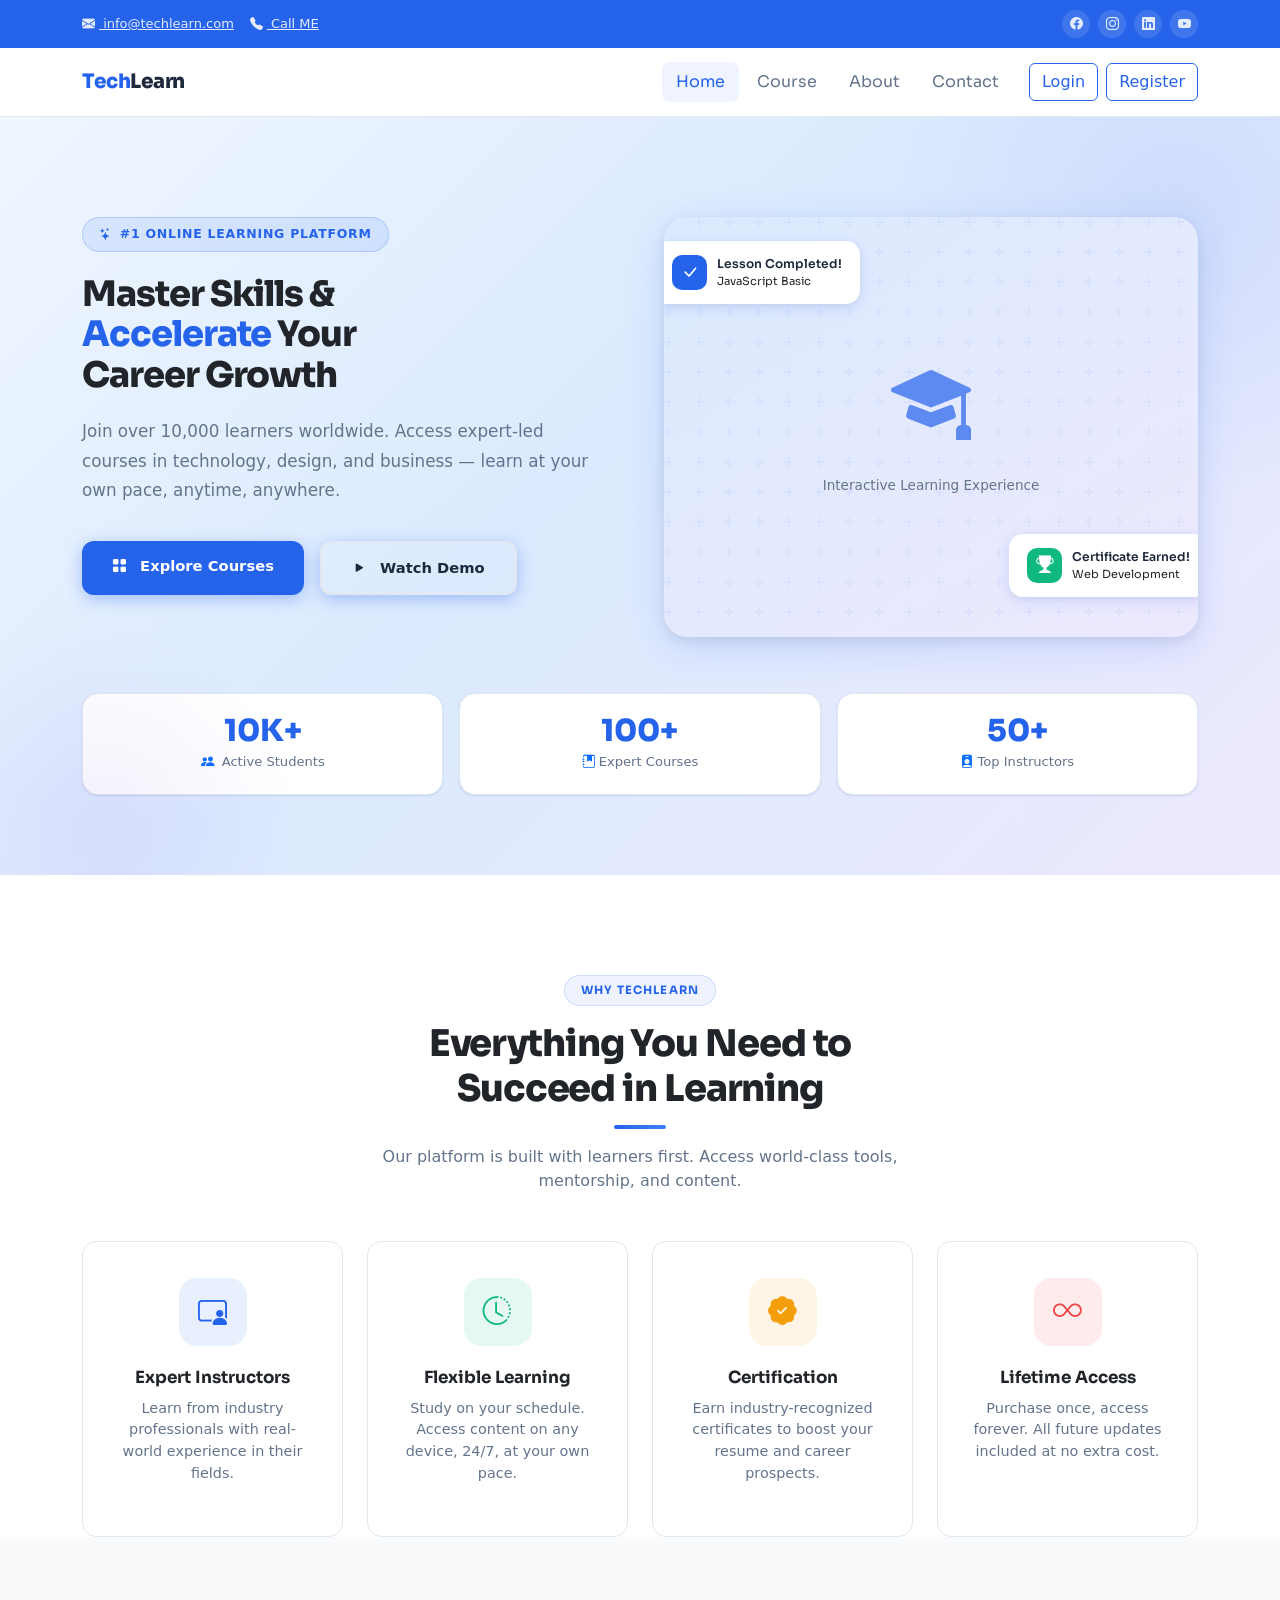
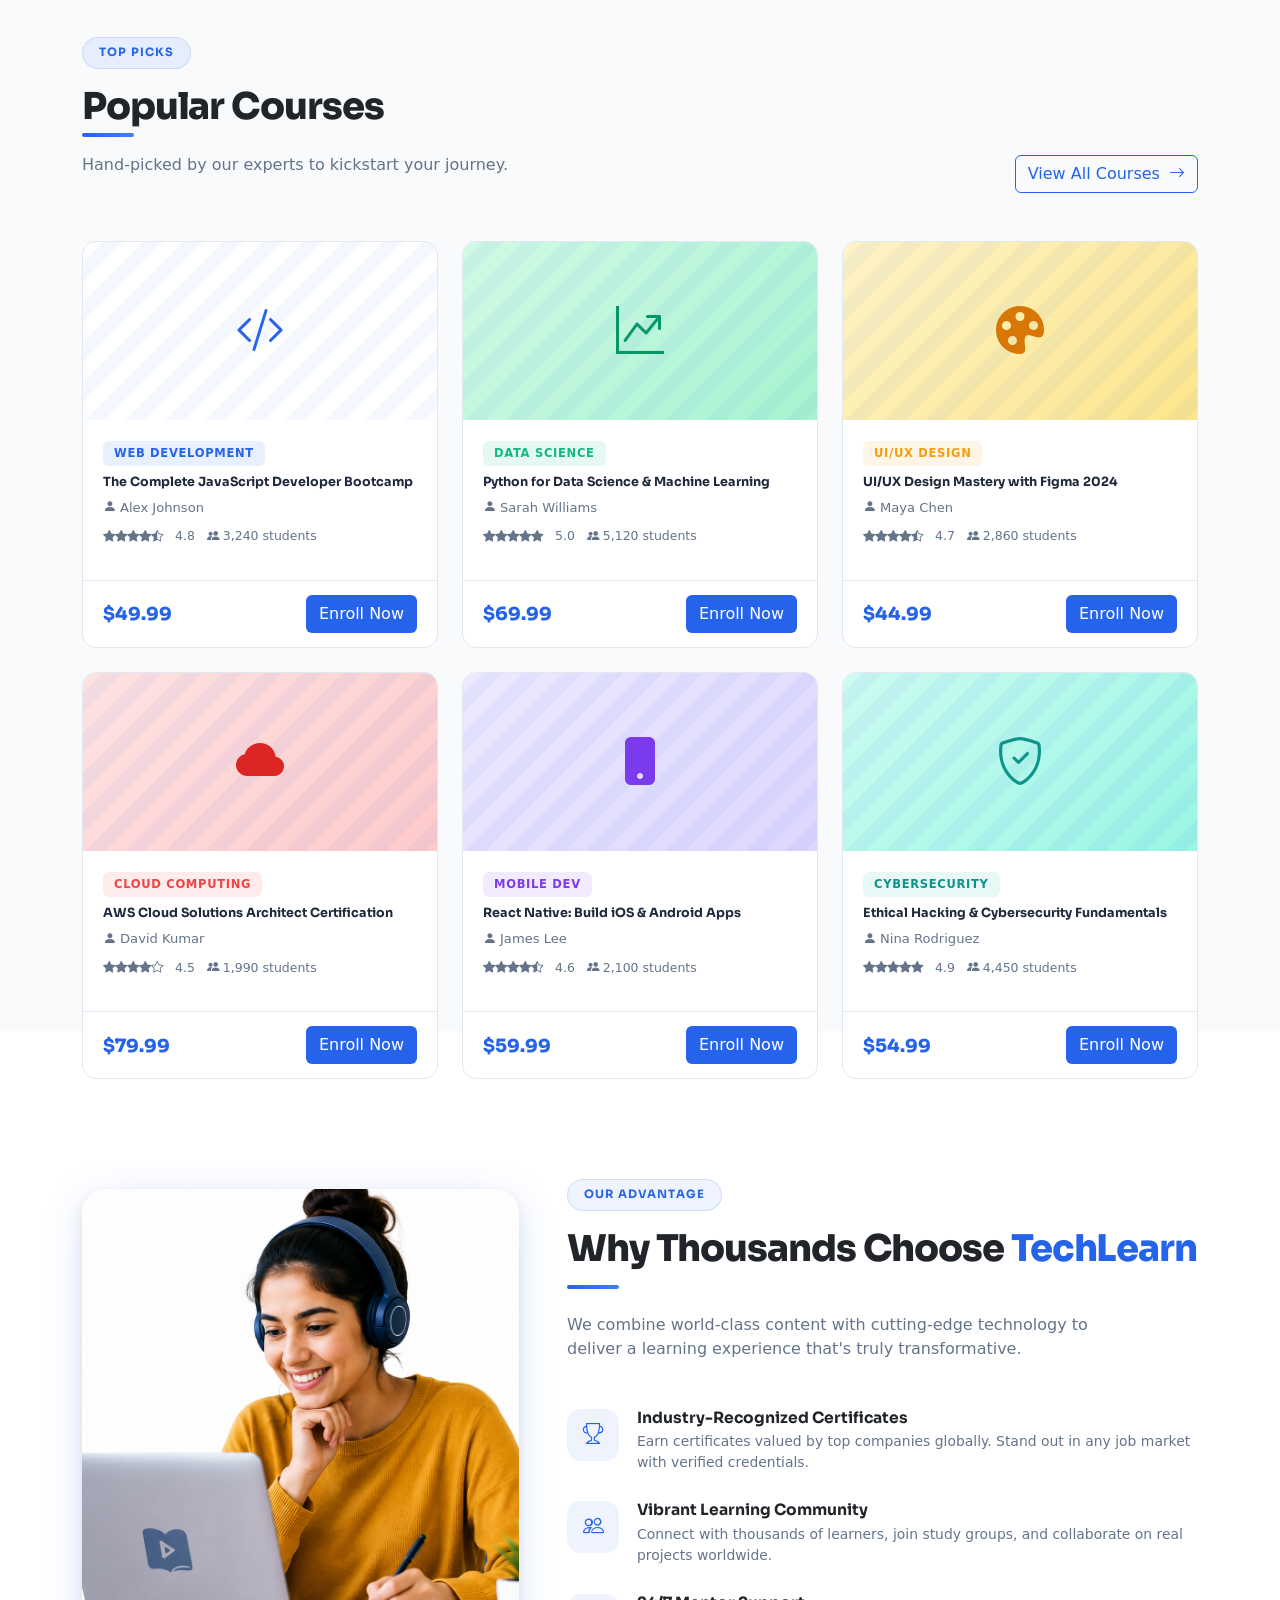
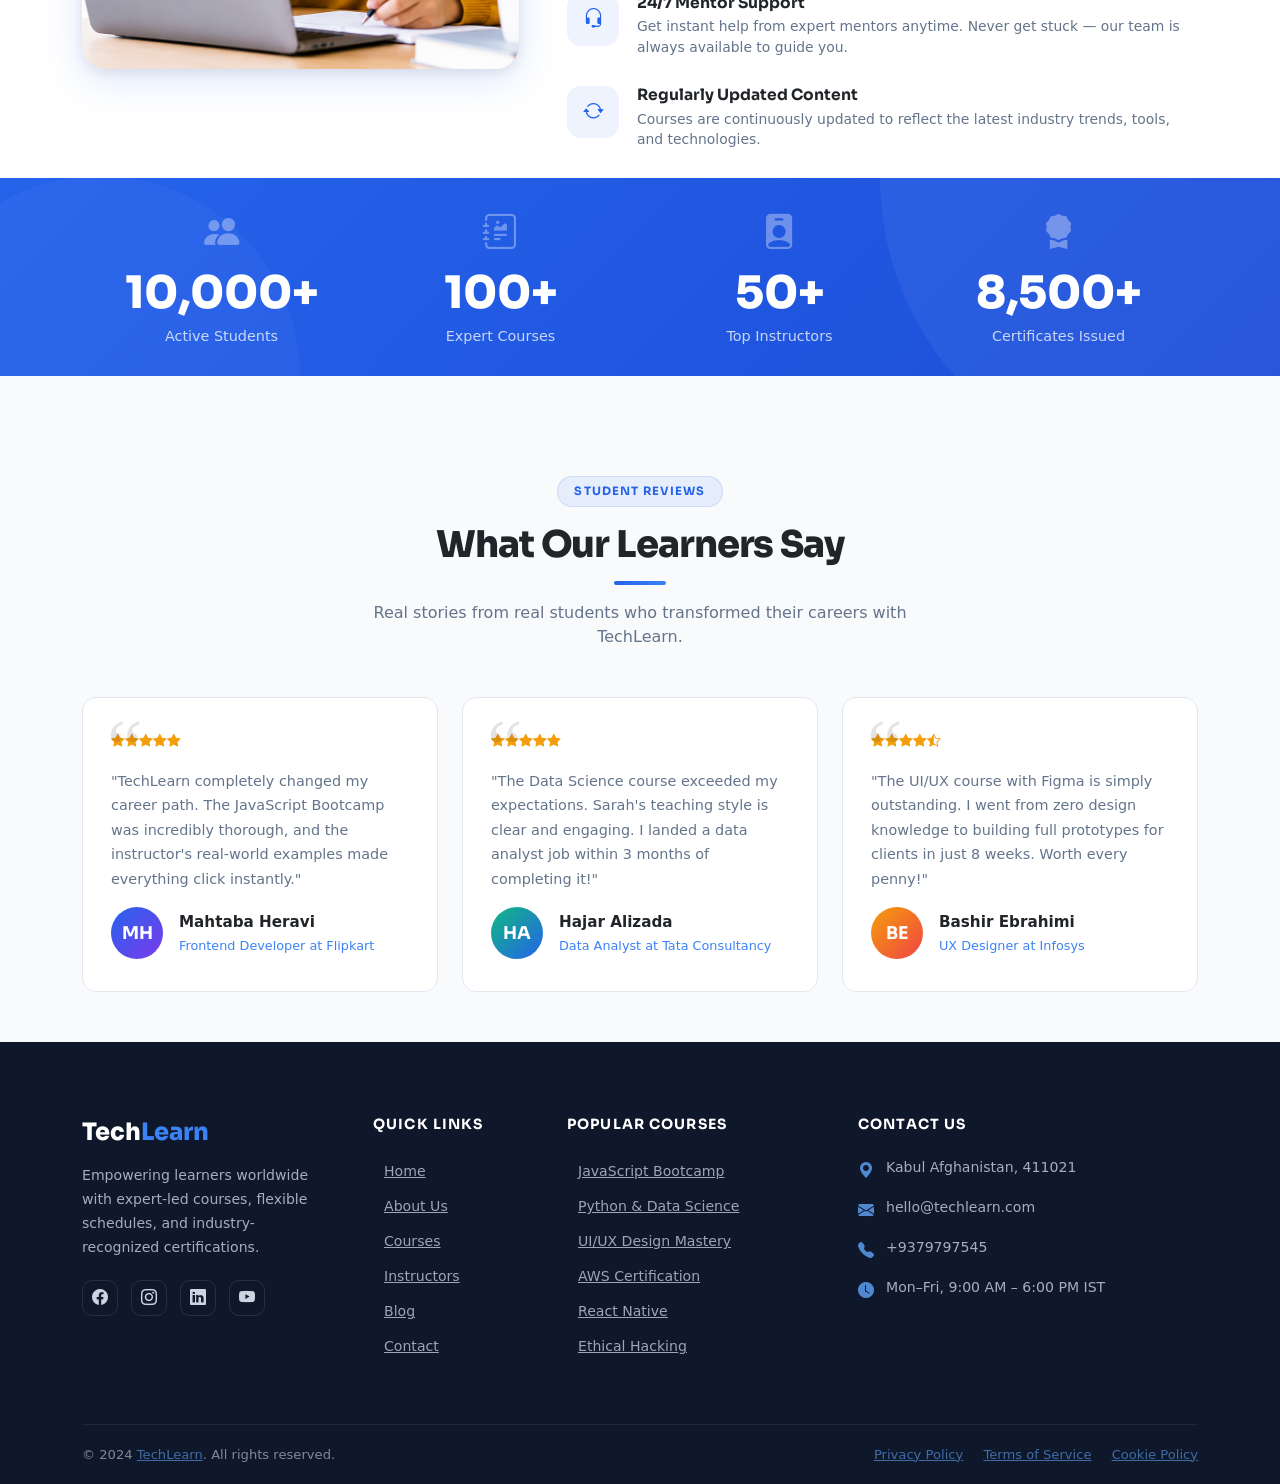
<file: index.html>
<!doctype html>
<html lang="en">

<head>
  <meta charset="UTF-8" />
  <meta name="viewport" content="width=device-width, initial-scale=1.0" />
  <title>Main Page</title>

  <!-- css file -->
  <link rel="stylesheet" href="css/variables.css" />
  <link rel="stylesheet" href="css/style.css" />
  <link rel="stylesheet" href="css/index.css" />

  <!-- Bootstrap 5 -->
  <link href="https://cdn.jsdelivr.net/npm/bootstrap@5.3.3/dist/css/bootstrap.min.css" rel="stylesheet" />
  <!-- Bootstrap Icons -->
  <link href="https://cdn.jsdelivr.net/npm/bootstrap-icons@1.11.3/font/bootstrap-icons.css" rel="stylesheet" />
  <!-- Google Fonts -->
  <link
    href="https://fonts.googleapis.com/css2?family=Sora:wght@300;400;500;600;700;800&family=DM+Sans:ital,wght@0,300;0,400;0,500;1,400&display=swap"
    rel="stylesheet" />
</head>

<body>
  <!-- top header -->
  <div id="top-header">
    <div class="container">
      <div class="d-flex flex-wrap align-items-center justify-content-between gap-2">
        <!-- contact -->
        <div class="d-flex flex-wrap align-items-center gap-3">
          <a href="mailto:techlearn@gmail.com">
            <i class="bi bi-envelope-fill me-1"></i>
            info@techlearn.com
          </a>

          <a href="tel:+174894854">
            <i class="bi bi-telephone-fill me-1"></i>
            Call ME
          </a>
        </div>

        <!-- social Icon -->

        <div class="top-social d-flex gap-2">
          <a href="https://www.facebook.com/bashir.hussain.9693" target="_blank" aria-label="Facebook"><i
              class="bi bi-facebook"></i></a>
          <a href="https://www.instagram.com/tech_learn1/" target="_blank" aria-label="Instagram"><i
              class="bi bi-instagram"></i></a>
          <a href="https://www.linkedin.com/in/b-ebrahimi/" target="_blank" aria-label="LinkedIn"><i
              class="bi bi-linkedin"></i></a>
          <a href="https://www.youtube.com/@Techlearn7" target="_blank" aria-label="Youtube"><i
              class="bi bi-youtube"></i></a>
        </div>
      </div>
    </div>
  </div>

  <!-- Start Navbar -->

  <nav class="navbar navbar-expand-lg sticky-top" id="mainNav">
    <div class="container">
      <a href="index.html" class="navbar-brand">Tech<span>Learn</span></a>

      <!-- Mobile Toggle -->

      <button class="navbar-toggler border-0" type="button" data-bs-toggle="offcanvas" data-bs-target="#navOffcanvas"
        aria-controls="navOffcanvas">
        <i class="bi bi-list" style="font-size: 1.6rem; color: var(--primary)"></i>
      </button>

      <!-- disktop nav -->

      <div class="collapse navbar-collapse justify-content-end">
        <ul class="navbar-nav align-itmes-center gap-1 me-3">
          <li class="nav-item">
            <a href="index.html" class="nav-link active">Home</a>
          </li>

          <li class="nav-item">
            <a href="courses.html" class="nav-link">Course</a>
          </li>

          <li class="nav-item">
            <a href="about.html" class="nav-link">About</a>
          </li>

          <li class="nav-item">
            <a href="#footer" class="nav-link">Contact</a>
          </li>
        </ul>

        <div class="d-flex gap-2">
          <a href="login.html" class="btn btn-nav-login">Login</a>
          <a href="register.html" class="btn btn-nav-register">Register</a>
        </div>
      </div>
    </div>
  </nav>

  <!-- Mobile Menu -->

  <div class="offcanvas offcanvas-end" tabindex="-1" id="navOffcanvas">
    <div class="offcanvas-header">
      <h5 class="offcanvas-title">TechLearn</h5>
      <button type="button" class="btn-close btn-close-white" data-bs-dismiss="offcanvas"></button>
    </div>

    <div class="offcanvas-body">
      <ul class="navbar-nav gap-1 mb-4">
        <li class="nav-item">
          <a href="index.html" class="nav-link active">Home</a>
        </li>

        <li class="nav-item">
          <a href="course.html" class="nav-link">Course</a>
        </li>

        <li class="nav-item">
          <a href="about.html" class="nav-link">About</a>
        </li>

        <li class="nav-item">
          <a href="#footer" class="nav-link">Contact</a>
        </li>
      </ul>

      <div class="d-flex gap-2">
        <a href="login.html" class="btn btn-nav-login">Login</a>
        <a href="register.html" class="btn btn-nav-register">Register</a>
      </div>
    </div>
  </div>

  <!-- Hero Section -->

  <section id="hero">
    <div class="container">
      <div class="row align-item-center g-5">
        <!-- Left Content -->
        <div class="col-lg-6">
          <div class="hero-badge">
            <i class="bi bi-stars"></i> #1 Online Learning Platform
          </div>
          <h1 class="hero-heading">
            Master Skills &amp; <br />
            <span class="accent">Accelerate</span> Your<br />
            Career Growth
          </h1>
          <p class="hero-desc">
            Join over 10,000 learners worldwide. Access expert-led courses in
            technology, design, and business — learn at your own pace,
            anytime, anywhere.
          </p>

          <div class="d-flex flex-wrap gap-3">
            <a href="#" class="btn btn-hero-primary">
              <i class="bi bi-grid-fill me-2"></i> Explore Courses
            </a>

            <a href="#" class="btn btn-hero-outline">
              <span class="play-icon"><i class="bi bi-play-fill me-2"></i></span>
              Watch Demo
            </a>
          </div>
        </div>

        <!-- Right Illustration -->
        <div class="col-lg-6">
          <div class="hero-illustration">
            <div class="hero-float-card card1">
              <div class="fc-icon green"><i class="bi bi-check-lg"></i></div>

              <div>
                <div style="color: var(--text-primary)">
                  Lesson Completed!
                </div>

                <div style="
                      color: var(--text-secndary);
                      font-size: 0.7rem;
                      font-weight: 400;
                    ">
                  JavaScript Basic
                </div>
              </div>
            </div>

            <div class="hero-float-card card2">
              <div class="fc-icon blue">
                <i class="bi bi-trophy-fill"></i>
              </div>

              <div>
                <div style="color: var(--text-primary)">
                  Certificate Earned!
                </div>

                <div style="
                      color: var(--text-secndary);
                      font-size: 0.7rem;
                      font-weight: 400;
                    ">
                  Web Development
                </div>
              </div>
            </div>

            <div class="hero-illo-inner">
              <i class="bi bi-mortarboard-fill"></i>
              <p>Interactive Learning Experience</p>
            </div>
          </div>
        </div>
      </div>

      <div class="hero-stats">
        <div class="row g-3">
          <div class="col-sm-4">
            <div class="stat-card">
              <div class="stat-num">10K+</div>
              <div class="stat-label">
                <i class="bi bi-people-fill text-primary me-1"></i> Active
                Students
              </div>
            </div>
          </div>

          <div class="col-sm-4">
            <div class="stat-card">
              <div class="stat-num">100+</div>
              <div class="stat-label">
                <i class="bi bi-journal-bookmark-fill text-primary me-1"></i>Expert Courses
              </div>
            </div>
          </div>

          <div class="col-sm-4">
            <div class="stat-card">
              <div class="stat-num">50+</div>
              <div class="stat-label">
                <i class="bi bi-person-badge-fill text-primary me-1"></i>Top
                Instructors
              </div>
            </div>
          </div>
        </div>
      </div>
    </div>
  </section>

  <!-- =============================================
     4. FEATURES SECTION
============================================= -->
  <section id="features" class="section-pad">
    <div class="container">
      <div class="text-center mb-5">
        <div class="section-tag">Why TechLearn</div>
        <h2 class="section-title">
          Everything You Need to <br class="d-none d-md-block" />Succeed in
          Learning
        </h2>
        <div class="divider mx-auto mb-3"></div>
        <p class="section-sub mx-auto">
          Our platform is built with learners first. Access world-class tools,
          mentorship, and content.
        </p>
      </div>
      <div class="row g-4">
        <div class="col-sm-6 col-lg-3">
          <div class="feature-card">
            <div class="feature-icon fi-blue">
              <i class="bi bi-person-video3"></i>
            </div>
            <h5>Expert Instructors</h5>
            <p>
              Learn from industry professionals with real-world experience in
              their fields.
            </p>
          </div>
        </div>
        <div class="col-sm-6 col-lg-3">
          <div class="feature-card">
            <div class="feature-icon fi-green">
              <i class="bi bi-clock-history"></i>
            </div>
            <h5>Flexible Learning</h5>
            <p>
              Study on your schedule. Access content on any device, 24/7, at
              your own pace.
            </p>
          </div>
        </div>
        <div class="col-sm-6 col-lg-3">
          <div class="feature-card">
            <div class="feature-icon fi-yellow">
              <i class="bi bi-patch-check-fill"></i>
            </div>
            <h5>Certification</h5>
            <p>
              Earn industry-recognized certificates to boost your resume and
              career prospects.
            </p>
          </div>
        </div>
        <div class="col-sm-6 col-lg-3">
          <div class="feature-card">
            <div class="feature-icon fi-red">
              <i class="bi bi-infinity"></i>
            </div>
            <h5>Lifetime Access</h5>
            <p>
              Purchase once, access forever. All future updates included at no
              extra cost.
            </p>
          </div>
        </div>
      </div>
    </div>
  </section>
  <!-- courses -->
  <section id="courses" class="section-pad">
    <div class="container">
      <div class="d-flex flex-wrap align-items-end justify-content-between mb-5 gap-3">
        <div>
          <div class="section-tag">Top Picks</div>
          <h2 class="section-title mb-1">Popular Courses</h2>
          <div class="divider left"></div>
          <p class="section-sub">
            Hand-picked by our experts to kickstart your journey.
          </p>
        </div>
        <a href="courses.html" class="btn btn-nav-login">View All Courses <i class="bi bi-arrow-right ms-1"></i></a>
      </div>

      <div class="row g-4">
        <div class="col-md-6 col-lg-4">
          <div class="course-card">
            <div class="course-thumb">
              <i class="bi bi-code-slash" style="color: #2563eb; position: relative; z-index: 1"></i>
            </div>
            <div class="course-body">
              <span class="course-cat cat-blue">Web Development</span>
              <h6 class="course-title">
                The Complete JavaScript Developer Bootcamp
              </h6>
              <p class="course-instructor">
                <i class="bi bi-person-fill me-1"></i>Alex Johnson
              </p>
              <div class="course-meta">
                <span class="stars"><i class="bi bi-star-fill"></i><i class="bi bi-star-fill"></i><i
                    class="bi bi-star-fill"></i><i class="bi bi-star-fill"></i><i class="bi bi-star-half"></i></span>
                <span>4.8</span>
                <span><i class="bi bi-people-fill me-1"></i>3,240 students</span>
              </div>
            </div>
            <div class="course-footer">
              <span class="course-price">$49.99</span>
              <a href="#" class="btn btn-enroll">Enroll Now</a>
            </div>
          </div>
        </div>

        <!-- Course 2 -->
        <div class="col-md-6 col-lg-4">
          <div class="course-card">
            <div class="course-thumb course-thumb-green">
              <i class="bi bi-graph-up-arrow" style="color: #059669; position: relative; z-index: 1"></i>
            </div>
            <div class="course-body">
              <span class="course-cat cat-green">Data Science</span>
              <h6 class="course-title">
                Python for Data Science &amp; Machine Learning
              </h6>
              <p class="course-instructor">
                <i class="bi bi-person-fill me-1"></i>Sarah Williams
              </p>
              <div class="course-meta">
                <span class="stars"><i class="bi bi-star-fill"></i><i class="bi bi-star-fill"></i><i
                    class="bi bi-star-fill"></i><i class="bi bi-star-fill"></i><i class="bi bi-star-fill"></i></span>
                <span>5.0</span>
                <span><i class="bi bi-people-fill me-1"></i>5,120 students</span>
              </div>
            </div>
            <div class="course-footer">
              <span class="course-price">$69.99</span>
              <a href="#" class="btn btn-enroll">Enroll Now</a>
            </div>
          </div>
        </div>

        <!-- Course 3 -->
        <div class="col-md-6 col-lg-4">
          <div class="course-card">
            <div class="course-thumb course-thumb-yellow">
              <i class="bi bi-palette-fill" style="color: #d97706; position: relative; z-index: 1"></i>
            </div>
            <div class="course-body">
              <span class="course-cat cat-yellow">UI/UX Design</span>
              <h6 class="course-title">
                UI/UX Design Mastery with Figma 2024
              </h6>
              <p class="course-instructor">
                <i class="bi bi-person-fill me-1"></i>Maya Chen
              </p>
              <div class="course-meta">
                <span class="stars"><i class="bi bi-star-fill"></i><i class="bi bi-star-fill"></i><i
                    class="bi bi-star-fill"></i><i class="bi bi-star-fill"></i><i class="bi bi-star-half"></i></span>
                <span>4.7</span>
                <span><i class="bi bi-people-fill me-1"></i>2,860 students</span>
              </div>
            </div>
            <div class="course-footer">
              <span class="course-price">$44.99</span>
              <a href="#" class="btn btn-enroll">Enroll Now</a>
            </div>
          </div>
        </div>

        <!-- Course 4 -->
        <div class="col-md-6 col-lg-4">
          <div class="course-card">
            <div class="course-thumb course-thumb-red">
              <i class="bi bi-cloud-fill" style="color: #dc2626; position: relative; z-index: 1"></i>
            </div>
            <div class="course-body">
              <span class="course-cat cat-red">Cloud Computing</span>
              <h6 class="course-title">
                AWS Cloud Solutions Architect Certification
              </h6>
              <p class="course-instructor">
                <i class="bi bi-person-fill me-1"></i>David Kumar
              </p>
              <div class="course-meta">
                <span class="stars"><i class="bi bi-star-fill"></i><i class="bi bi-star-fill"></i><i
                    class="bi bi-star-fill"></i><i class="bi bi-star-fill"></i><i class="bi bi-star"></i></span>
                <span>4.5</span>
                <span><i class="bi bi-people-fill me-1"></i>1,990 students</span>
              </div>
            </div>
            <div class="course-footer">
              <span class="course-price">$79.99</span>
              <a href="#" class="btn btn-enroll">Enroll Now</a>
            </div>
          </div>
        </div>

        <!-- Course 5 -->
        <div class="col-md-6 col-lg-4">
          <div class="course-card">
            <div class="course-thumb course-thumb-purple">
              <i class="bi bi-phone-fill" style="color: #7c3aed; position: relative; z-index: 1"></i>
            </div>
            <div class="course-body">
              <span class="course-cat cat-purple">Mobile Dev</span>
              <h6 class="course-title">
                React Native: Build iOS &amp; Android Apps
              </h6>
              <p class="course-instructor">
                <i class="bi bi-person-fill me-1"></i>James Lee
              </p>
              <div class="course-meta">
                <span class="stars"><i class="bi bi-star-fill"></i><i class="bi bi-star-fill"></i><i
                    class="bi bi-star-fill"></i><i class="bi bi-star-fill"></i><i class="bi bi-star-half"></i></span>
                <span>4.6</span>
                <span><i class="bi bi-people-fill me-1"></i>2,100 students</span>
              </div>
            </div>
            <div class="course-footer">
              <span class="course-price">$59.99</span>
              <a href="#" class="btn btn-enroll">Enroll Now</a>
            </div>
          </div>
        </div>

        <!-- Course 6 -->
        <div class="col-md-6 col-lg-4">
          <div class="course-card">
            <div class="course-thumb course-thumb-teal">
              <i class="bi bi-shield-check" style="color: #0d9488; position: relative; z-index: 1"></i>
            </div>
            <div class="course-body">
              <span class="course-cat cat-teal">Cybersecurity</span>
              <h6 class="course-title">
                Ethical Hacking &amp; Cybersecurity Fundamentals
              </h6>
              <p class="course-instructor">
                <i class="bi bi-person-fill me-1"></i>Nina Rodriguez
              </p>
              <div class="course-meta">
                <span class="stars"><i class="bi bi-star-fill"></i><i class="bi bi-star-fill"></i><i
                    class="bi bi-star-fill"></i><i class="bi bi-star-fill"></i><i class="bi bi-star-fill"></i></span>
                <span>4.9</span>
                <span><i class="bi bi-people-fill me-1"></i>4,450 students</span>
              </div>
            </div>
            <div class="course-footer">
              <span class="course-price">$54.99</span>
              <a href="#" class="btn btn-enroll">Enroll Now</a>
            </div>
          </div>
        </div>
      </div>
    </div>
  </section>

  <!-- Why choose us -->
  <section id="why-us" class="section-pad">
    <div class="container">
      <div class="row g-5 align-items-center">
        <!-- Image -->
        <div class="col-lg-5">
          <div class="why-image">
            <div class="why-image-inner">
              <img src="images/whyUs.png" alt="image" />
            </div>
          </div>
        </div>
        <!-- Content -->
        <div class="col-lg-7">
          <div class="section-tag">Our Advantage</div>
          <h2 class="section-title">
            Why Thousands Choose
            <span style="color: var(--primary)">TechLearn</span>
          </h2>
          <div class="divider left mb-4"></div>
          <p class="section-sub mb-5">
            We combine world-class content with cutting-edge technology to
            deliver a learning experience that's truly transformative.
          </p>

          <div class="why-feature">
            <div class="why-icon"><i class="bi bi-trophy"></i></div>
            <div>
              <h6>Industry-Recognized Certificates</h6>
              <p>
                Earn certificates valued by top companies globally. Stand out
                in any job market with verified credentials.
              </p>
            </div>
          </div>

          <div class="why-feature">
            <div class="why-icon"><i class="bi bi-people"></i></div>
            <div>
              <h6>Vibrant Learning Community</h6>
              <p>
                Connect with thousands of learners, join study groups, and
                collaborate on real projects worldwide.
              </p>
            </div>
          </div>

          <div class="why-feature">
            <div class="why-icon"><i class="bi bi-headset"></i></div>
            <div>
              <h6>24/7 Mentor Support</h6>
              <p>
                Get instant help from expert mentors anytime. Never get stuck
                — our team is always available to guide you.
              </p>
            </div>
          </div>

          <div class="why-feature">
            <div class="why-icon"><i class="bi bi-arrow-repeat"></i></div>
            <div>
              <h6>Regularly Updated Content</h6>
              <p>
                Courses are continuously updated to reflect the latest
                industry trends, tools, and technologies.
              </p>
            </div>
          </div>
        </div>
      </div>
    </div>
  </section>

  <!-- STATISTICS Section -->

  <section id="statistics" class="section-pad">
    <div class="container">
      <div class="row justify-content-center text-center g-0">
        <div class="col-6 col-md-3">
          <div class="stats-counter">
            <div class="stats-icon"><i class="bi bi-people-fill"></i></div>
            <span class="num">10,000+</span>
            <span class="lbl">Active Students</span>
          </div>
        </div>
        <div class="col-6 col-md-3">
          <div class="stats-counter">
            <div class="stats-icon">
              <i class="bi bi-journal-richtext"></i>
            </div>
            <span class="num">100+</span>
            <span class="lbl">Expert Courses</span>
          </div>
        </div>
        <div class="col-6 col-md-3">
          <div class="stats-counter">
            <div class="stats-icon">
              <i class="bi bi-person-badge-fill"></i>
            </div>
            <span class="num">50+</span>
            <span class="lbl">Top Instructors</span>
          </div>
        </div>
        <div class="col-6 col-md-3">
          <div class="stats-counter">
            <div class="stats-icon"><i class="bi bi-award-fill"></i></div>
            <span class="num">8,500+</span>
            <span class="lbl">Certificates Issued</span>
          </div>
        </div>
      </div>
    </div>
  </section>

  <!--8. TESTIMONIALS
============================================= -->
  <section id="testimonials" class="section-pad">
    <div class="container">
      <div class="text-center mb-5">
        <div class="section-tag">Student Reviews</div>
        <h2 class="section-title">What Our Learners Say</h2>
        <div class="divider mx-auto mb-3"></div>
        <p class="section-sub mx-auto">
          Real stories from real students who transformed their careers with
          TechLearn.
        </p>
      </div>
      <div class="row g-4">
        <!-- T1 -->
        <div class="col-md-4">
          <div class="testimonial-card">
            <div class="t-stars mb-3">
              <i class="bi bi-star-fill"></i><i class="bi bi-star-fill"></i><i class="bi bi-star-fill"></i><i
                class="bi bi-star-fill"></i><i class="bi bi-star-fill"></i>
            </div>
            <p class="t-review">
              "TechLearn completely changed my career path. The JavaScript
              Bootcamp was incredibly thorough, and the instructor's
              real-world examples made everything click instantly."
            </p>
            <div class="d-flex align-items-center gap-3">
              <div class="t-avatar" style="background: linear-gradient(135deg, #2563eb, #7c3aed)">
                MH
              </div>
              <div>
                <div class="t-name">Mahtaba Heravi</div>
                <div class="t-role">Frontend Developer at Flipkart</div>
              </div>
            </div>
          </div>
        </div>
        <!-- T2 -->
        <div class="col-md-4">
          <div class="testimonial-card">
            <div class="t-stars mb-3">
              <i class="bi bi-star-fill"></i><i class="bi bi-star-fill"></i><i class="bi bi-star-fill"></i><i
                class="bi bi-star-fill"></i><i class="bi bi-star-fill"></i>
            </div>
            <p class="t-review">
              "The Data Science course exceeded my expectations. Sarah's
              teaching style is clear and engaging. I landed a data analyst
              job within 3 months of completing it!"
            </p>
            <div class="d-flex align-items-center gap-3">
              <div class="t-avatar" style="background: linear-gradient(135deg, #10b981, #2563eb)">
                HA
              </div>
              <div>
                <div class="t-name">Hajar Alizada</div>
                <div class="t-role">Data Analyst at Tata Consultancy</div>
              </div>
            </div>
          </div>
        </div>
        <!-- T3 -->
        <div class="col-md-4">
          <div class="testimonial-card">
            <div class="t-stars mb-3">
              <i class="bi bi-star-fill"></i><i class="bi bi-star-fill"></i><i class="bi bi-star-fill"></i><i
                class="bi bi-star-fill"></i><i class="bi bi-star-half"></i>
            </div>
            <p class="t-review">
              "The UI/UX course with Figma is simply outstanding. I went from
              zero design knowledge to building full prototypes for clients in
              just 8 weeks. Worth every penny!"
            </p>
            <div class="d-flex align-items-center gap-3">
              <div class="t-avatar" style="background: linear-gradient(135deg, #f59e0b, #ef4444)">
                BE
              </div>
              <div>
                <div class="t-name">Bashir Ebrahimi</div>
                <div class="t-role">UX Designer at Infosys</div>
              </div>
            </div>
          </div>
        </div>
      </div>
    </div>
  </section>

  <!-- =============================================
     10. FOOTER
============================================= -->
  <footer id="footer">
    <div class="container">
      <div class="row g-5">
        <!-- Col 1: Brand -->
        <div class="col-lg-3 col-md-6">
          <div class="footer-brand">Tech<span>Learn</span></div>
          <p class="footer-desc">
            Empowering learners worldwide with expert-led courses, flexible
            schedules, and industry-recognized certifications.
          </p>
          <div class="footer-social">
            <a href="https://www.facebook.com/bashir.hussain.9693" target="_blank" aria-label="Facebook"><i
                class="bi bi-facebook"></i></a>
            <a href="https://www.instagram.com/tech_learn1/" target="_blank" aria-label="Instagram"><i
                class="bi bi-instagram"></i></a>
            <a href="https://www.linkedin.com/in/b-ebrahimi/" target="_blank" aria-label="LinkedIn"><i
                class="bi bi-linkedin"></i></a>
            <a href="https://www.youtube.com/@Techlearn7" target="_blank" aria-label="Youtube"><i
                class="bi bi-youtube"></i></a>
          </div>
        </div>

        <!-- Col 2: Quick Links -->
        <div class="col-lg-2 col-md-6 col-sm-6">
          <div class="footer-heading">Quick Links</div>
          <ul class="footer-links">
            <li><a href="#">Home</a></li>
            <li><a href="#">About Us</a></li>
            <li><a href="#">Courses</a></li>
            <li><a href="#">Instructors</a></li>
            <li><a href="#">Blog</a></li>
            <li><a href="#">Contact</a></li>
          </ul>
        </div>

        <!-- Col 3: Popular Courses -->
        <div class="col-lg-3 col-md-6 col-sm-6">
          <div class="footer-heading">Popular Courses</div>
          <ul class="footer-links">
            <li><a href="#">JavaScript Bootcamp</a></li>
            <li><a href="#">Python & Data Science</a></li>
            <li><a href="#">UI/UX Design Mastery</a></li>
            <li><a href="#">AWS Certification</a></li>
            <li><a href="#">React Native</a></li>
            <li><a href="#">Ethical Hacking</a></li>
          </ul>
        </div>

        <!-- Col 4: Contact -->
        <div class="col-lg-4 col-md-6">
          <div class="footer-heading">Contact Us</div>
          <div class="footer-contact-item">
            <i class="bi bi-geo-alt-fill"></i>
            <span>Kabul Afghanistan, 411021</span>
          </div>
          <div class="footer-contact-item">
            <i class="bi bi-envelope-fill"></i>
            <span>hello@techlearn.com</span>
          </div>
          <div class="footer-contact-item">
            <i class="bi bi-telephone-fill"></i>
            <span>+9379797545</span>
          </div>
          <div class="footer-contact-item">
            <i class="bi bi-clock-fill"></i>
            <span>Mon–Fri, 9:00 AM – 6:00 PM IST</span>
          </div>
        </div>
      </div>

      <!-- Bottom Footer -->
      <div class="footer-bottom d-flex flex-wrap align-items-center justify-content-between gap-2">
        <p>&copy; 2024 <a href="#">TechLearn</a>. All rights reserved.</p>
        <p>
          <a href="#" class="me-3">Privacy Policy</a>
          <a href="#" class="me-3">Terms of Service</a>
          <a href="#">Cookie Policy</a>
        </p>
      </div>
    </div>
  </footer>

  <!-- Scroll To Top -->
  <button id="scrollTop" aria-label="Scroll to top">
    <i class="bi bi-arrow-up"></i>
  </button>
</body>
<script src="https://cdn.jsdelivr.net/npm/bootstrap@5.3.3/dist/js/bootstrap.bundle.min.js"></script>

</html>
</file>
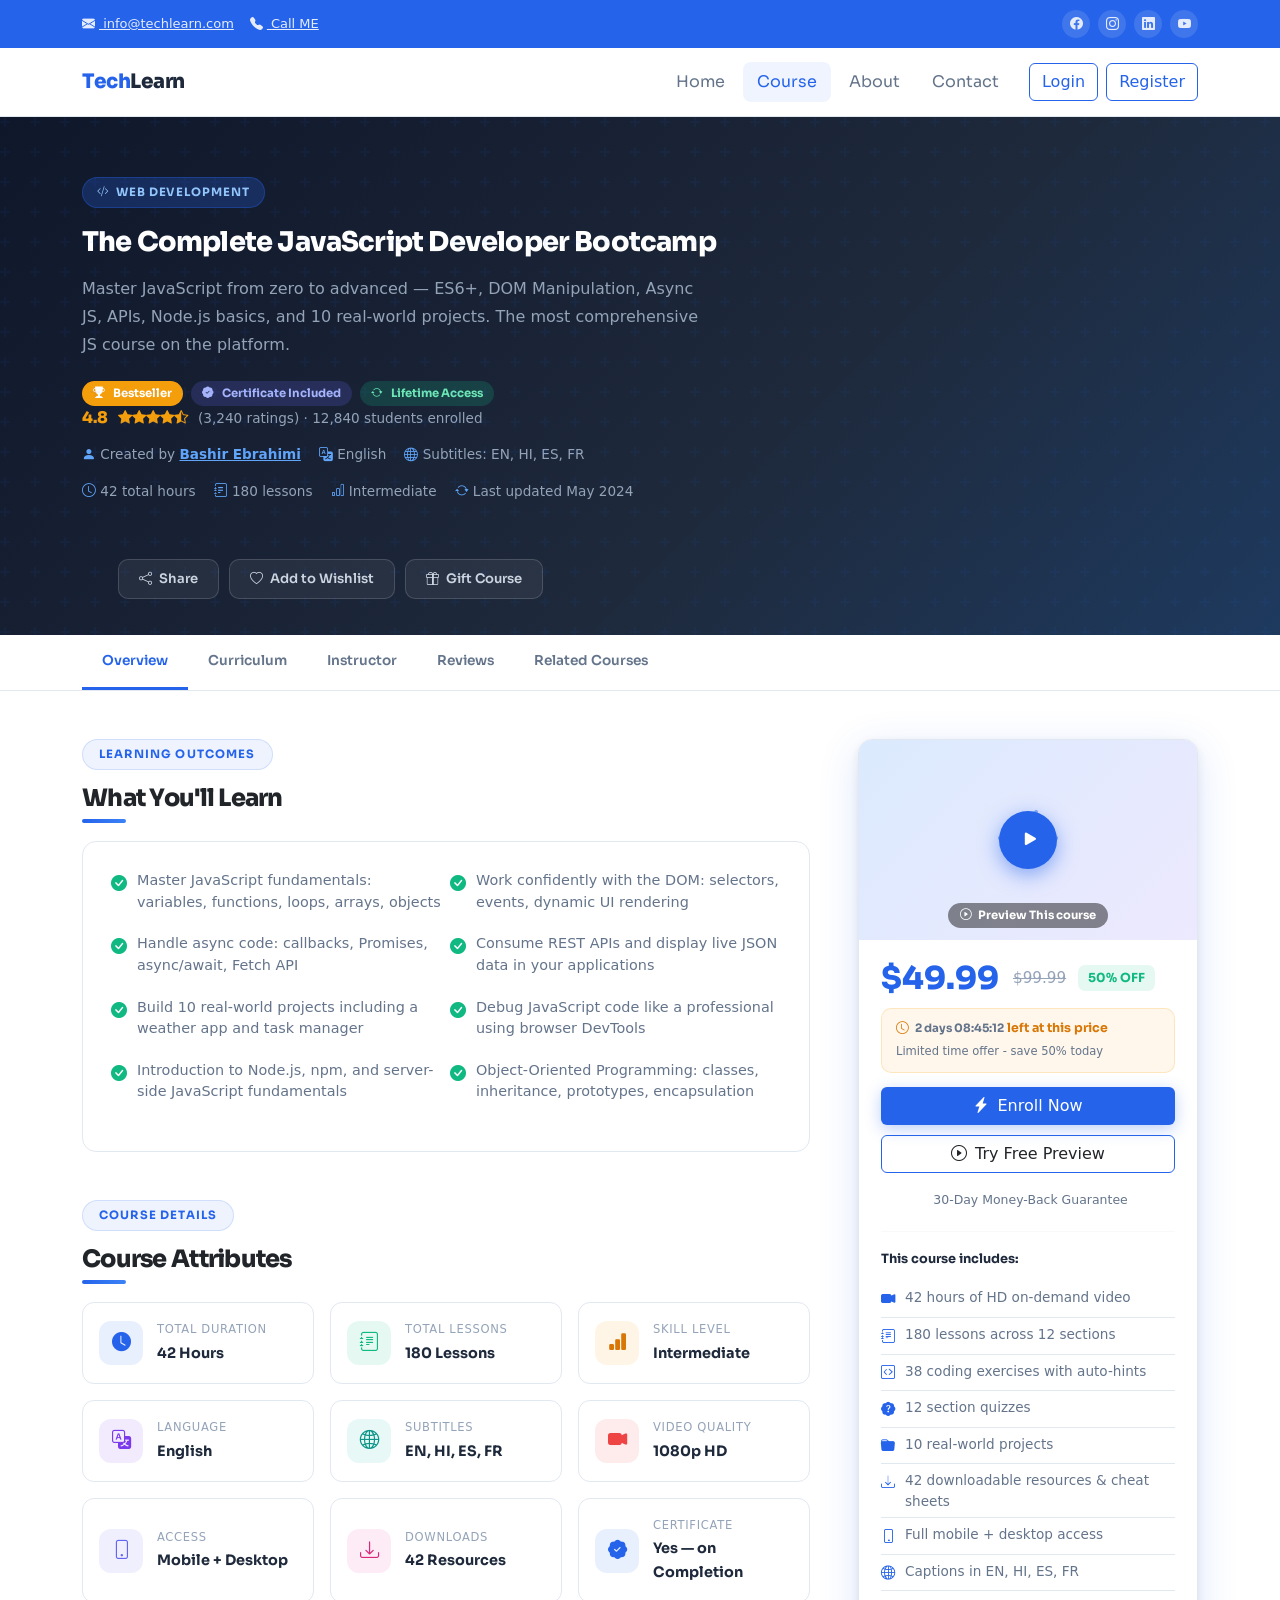
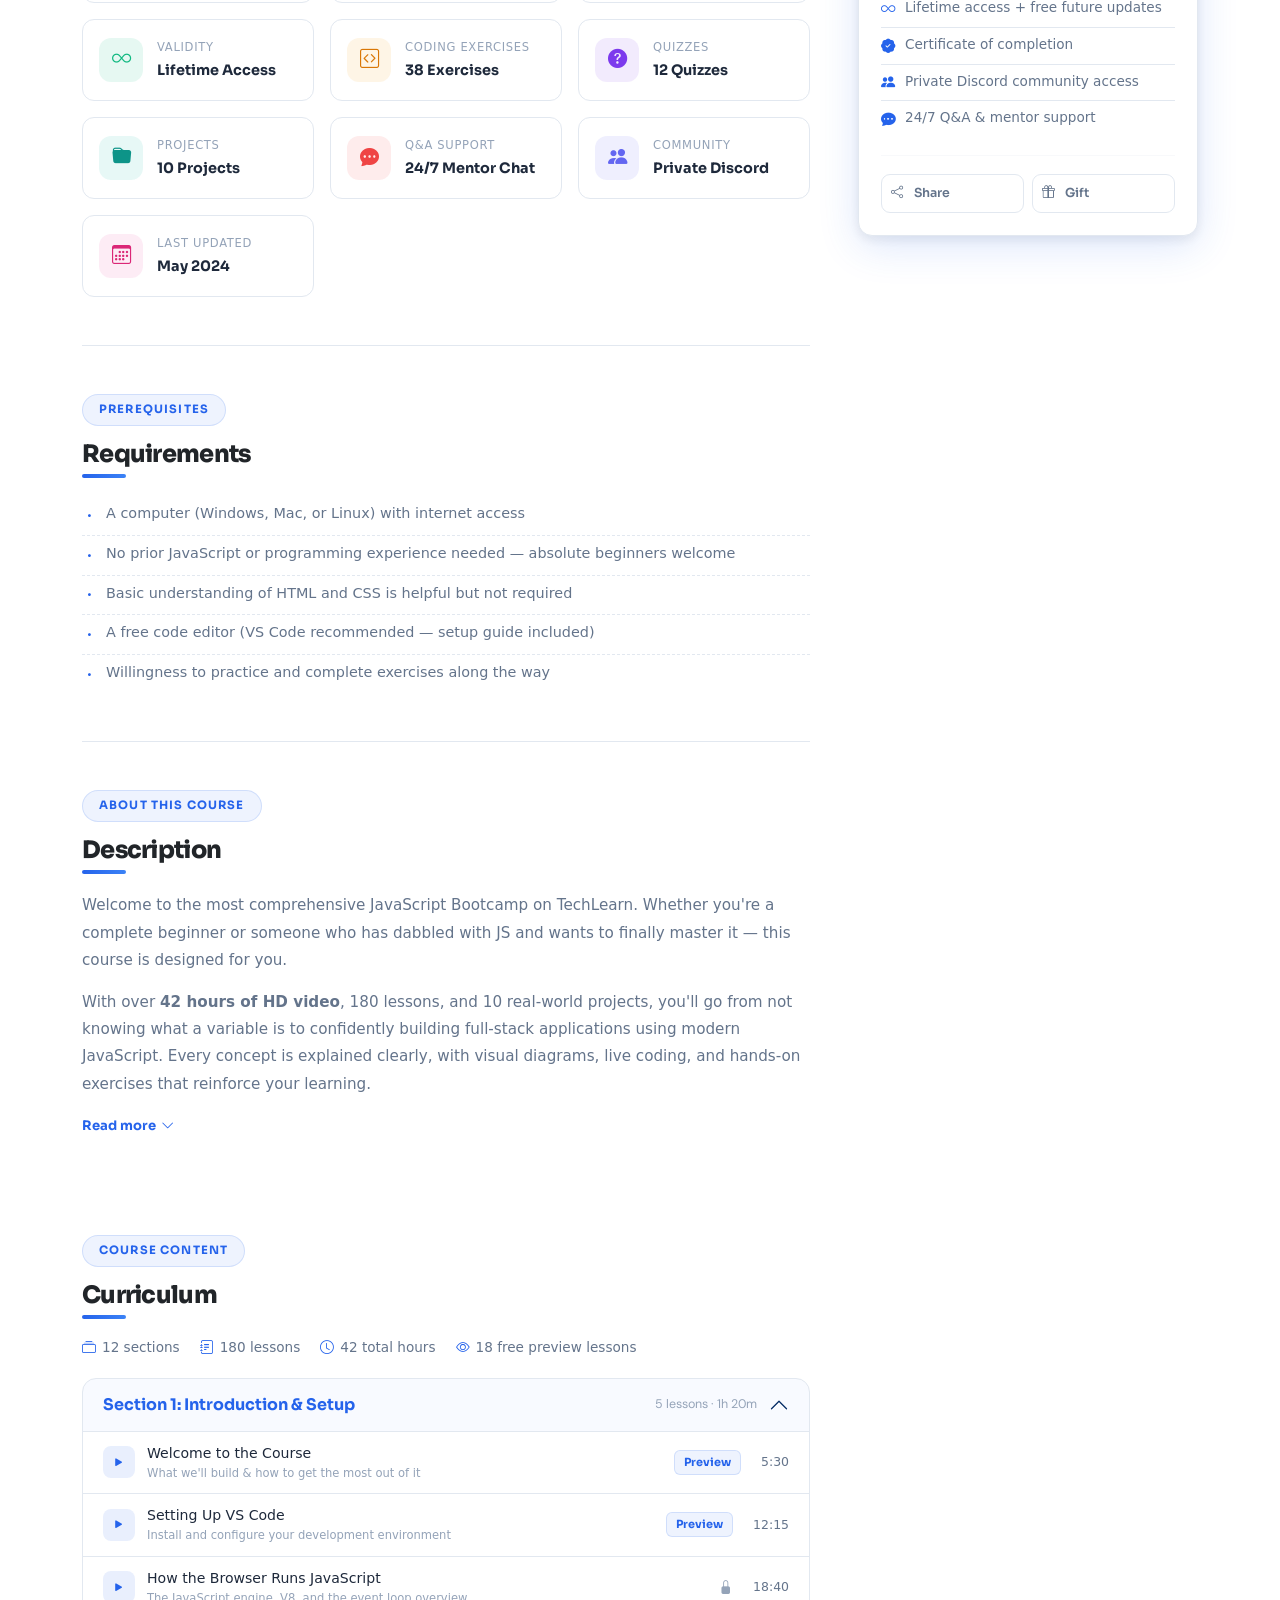
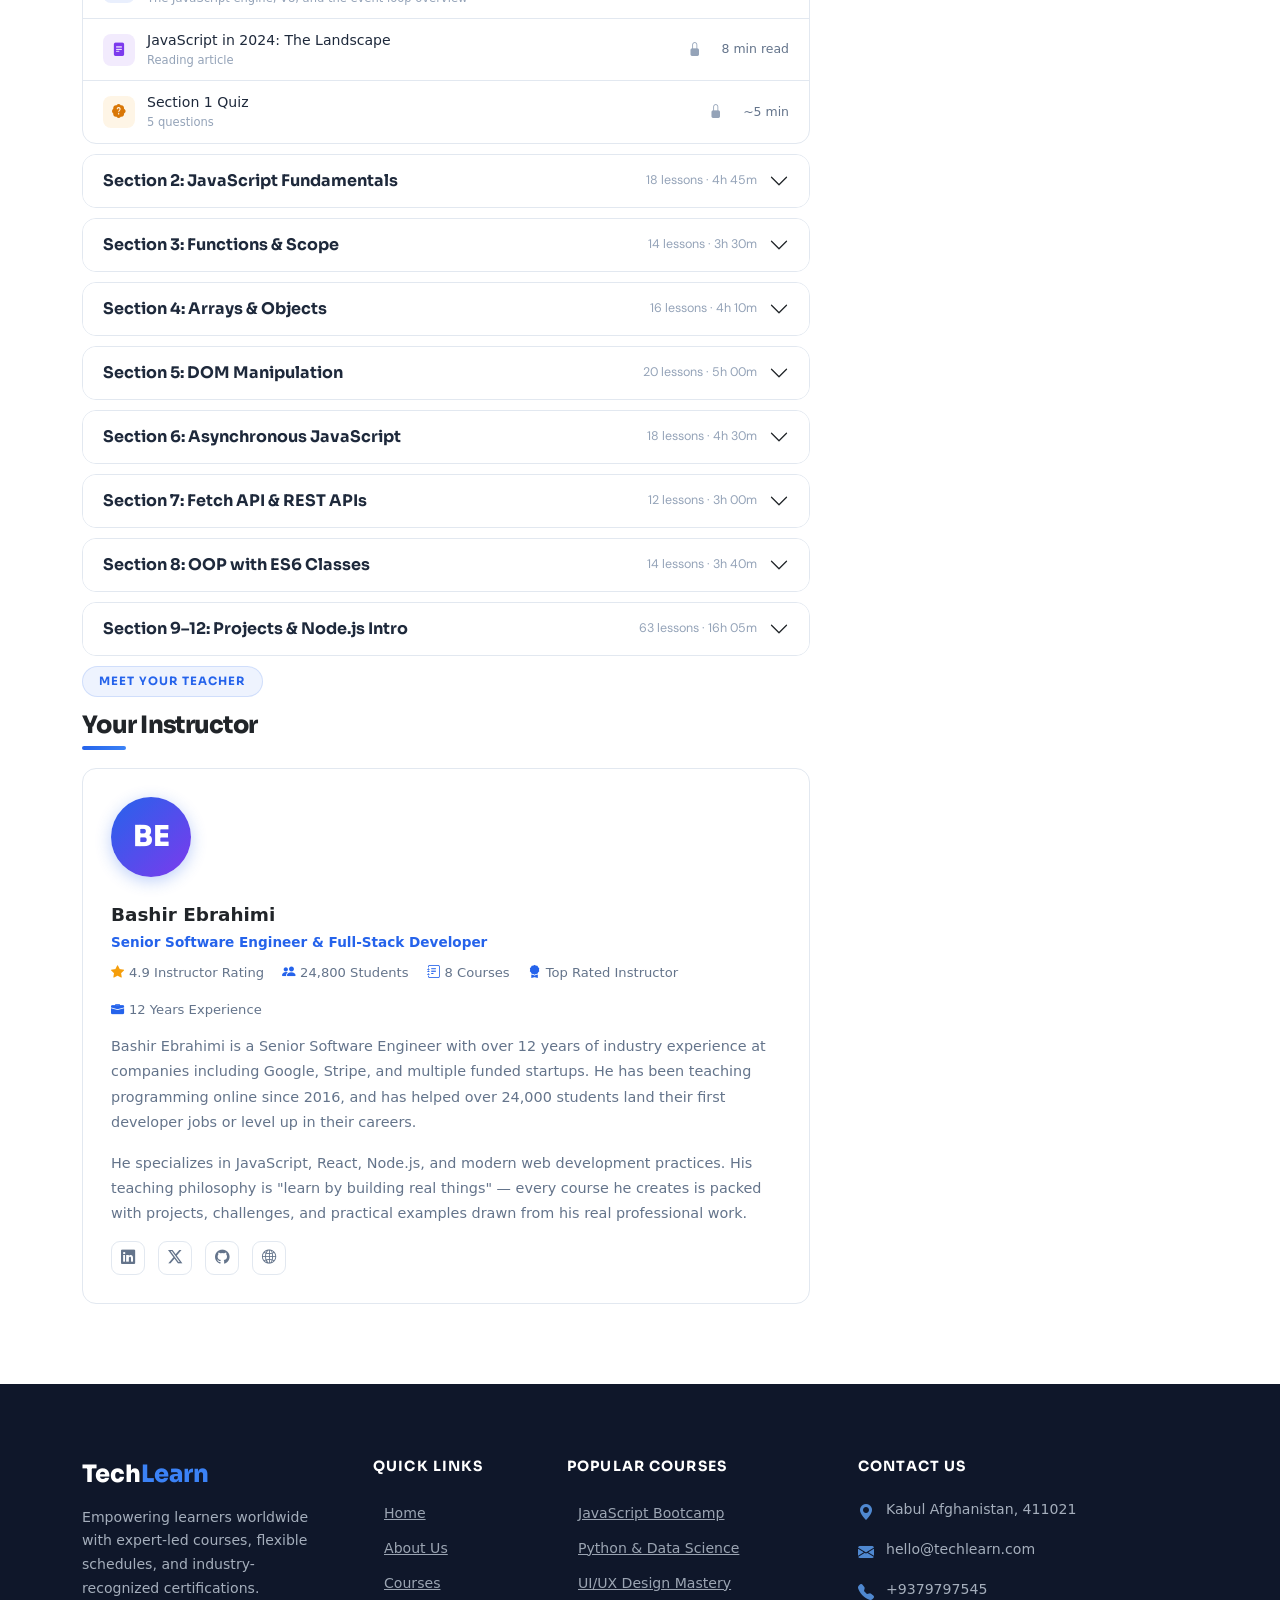
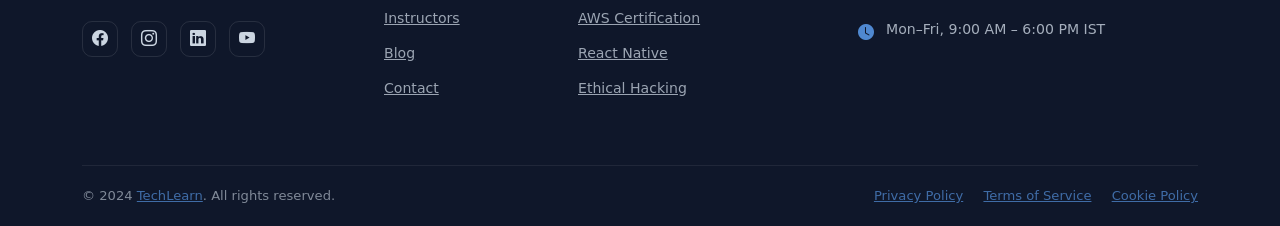
<file: course-details.html>
<!doctype html>
<html lang="en">

<head>
  <meta charset="UTF-8" />
  <meta name="viewport" content="width=device-width, initial-scale=1.0" />
  <title>Course Deatails</title>

  <!-- css file -->
  <link rel="stylesheet" href="css/variables.css" />
  <link rel="stylesheet" href="css/style.css" />
  <link rel="stylesheet" href="css/index.css" />
  <link rel="stylesheet" href="css/courses.css" />
  <link rel="stylesheet" href="css/course-details.css" />


  <!-- Bootstrap 5 -->
  <link href="https://cdn.jsdelivr.net/npm/bootstrap@5.3.3/dist/css/bootstrap.min.css" rel="stylesheet" />
  <!-- Bootstrap Icons -->
  <link href="https://cdn.jsdelivr.net/npm/bootstrap-icons@1.11.3/font/bootstrap-icons.css" rel="stylesheet" />
  <!-- Google Fonts -->
  <link
    href="https://fonts.googleapis.com/css2?family=Sora:wght@300;400;500;600;700;800&family=DM+Sans:ital,wght@0,300;0,400;0,500;1,400&display=swap"
    rel="stylesheet" />
</head>

<body>
  <!-- top header -->
  <div id="top-header">
    <div class="container">
      <div class="d-flex flex-wrap align-items-center justify-content-between gap-2">
        <!-- contact -->
        <div class="d-flex flex-wrap align-items-center gap-3">
          <a href="mailto:techlearn@gmail.com">
            <i class="bi bi-envelope-fill me-1"></i>
            info@techlearn.com
          </a>

          <a href="tel:+174894854">
            <i class="bi bi-telephone-fill me-1"></i>
            Call ME
          </a>
        </div>

        <!-- social Icon -->

        <div class="top-social d-flex gap-2">
          <a href="https://www.facebook.com/bashir.hussain.9693" target="_blank" aria-label="Facebook"><i
              class="bi bi-facebook"></i></a>
          <a href="https://www.instagram.com/tech_learn1/" target="_blank" aria-label="Instagram"><i
              class="bi bi-instagram"></i></a>
          <a href="https://www.linkedin.com/in/b-ebrahimi/" target="_blank" aria-label="LinkedIn"><i
              class="bi bi-linkedin"></i></a>
          <a href="https://www.youtube.com/@Techlearn7" target="_blank" aria-label="Youtube"><i
              class="bi bi-youtube"></i></a>
        </div>
      </div>
    </div>
  </div>

  <!-- Start Navbar -->

  <nav class="navbar navbar-expand-lg sticky-top" id="mainNav">
    <div class="container">
      <a href="index.html" class="navbar-brand">Tech<span>Learn</span></a>

      <!-- Mobile Toggle -->

      <button class="navbar-toggler border-0" type="button" data-bs-toggle="offcanvas" data-bs-target="#navOffcanvas"
        aria-controls="navOffcanvas">
        <i class="bi bi-list" style="font-size: 1.6rem; color: var(--primary)"></i>
      </button>

      <!-- disktop nav -->

      <div class="collapse navbar-collapse justify-content-end">
        <ul class="navbar-nav align-itmes-center gap-1 me-3">
          <li class="nav-item">
            <a href="index.html" class="nav-link">Home</a>
          </li>

          <li class="nav-item">
            <a href="courses.html" class="nav-link active">Course</a>
          </li>

          <li class="nav-item">
            <a href="about.html" class="nav-link">About</a>
          </li>

          <li class="nav-item">
            <a href="#footer" class="nav-link">Contact</a>
          </li>
        </ul>

        <div class="d-flex gap-2">
          <a href="login.html" class="btn btn-nav-login">Login</a>
          <a href="register.html" class="btn btn-nav-register">Register</a>
        </div>
      </div>
    </div>
  </nav>

  <!-- Mobile Menu -->

  <div class="offcanvas offcanvas-end" tabindex="-1" id="navOffcanvas">
    <div class="offcanvas-header">
      <h5 class="offcanvas-title">TechLearn</h5>
      <button type="button" class="btn-close btn-close-white" data-bs-dismiss="offcanvas"></button>
    </div>

    <div class="offcanvas-body">
      <ul class="navbar-nav gap-1 mb-4">
        <li class="nav-item">
          <a href="index.html" class="nav-link">Home</a>
        </li>

        <li class="nav-item">
          <a href="course.html" class="nav-link active">Course</a>
        </li>

        <li class="nav-item">
          <a href="about.html" class="nav-link">About</a>
        </li>

        <li class="nav-item">
          <a href="#footer" class="nav-link">Contact</a>
        </li>
      </ul>

      <div class="d-flex gap-2">
        <a href="login.html" class="btn btn-nav-login">Login</a>
        <a href="register.html" class="btn btn-nav-register">Register</a>
      </div>
    </div>
  </div>

  <!-- hero -->

  <section id="course-hero">
    <div class="container">
      <div class="row">
        <div class="col-lg-8">
          <div class="hero-cat-tag">
            <i class="bi bi-code-slash"></i> Web Development
          </div>

          <h1>The Complete JavaScript Developer Bootcamp</h1>
          <p class="hero-desc">
            Master JavaScript from zero to advanced — ES6+, DOM Manipulation,
            Async JS, APIs, Node.js basics, and 10 real-world projects. The
            most comprehensive JS course on the platform.
          </p>

          <!-- Badges -->
          <div class="d-flex gap-2 flex-wrap mg-3">
            <span class="hero-badge-pill hbp-best">
              <i class="bi bi-trophy-fill me-1"></i>Bestseller
            </span>
            <span class="hero-badge-pill" style="
                  background: rgba(99, 102, 241, 0.2);
                  color: #a5b4fc;
                  font-family: &quot;Sora&quot;, sans-serif;
                  font-size: 0.72rem;
                  font-weight: 700;
                  padding: 4px 11px;
                  border-radius: 20px;
                ">
              <i class="bi bi-patch-check-fill me-1"></i>Certificate Included
            </span>
            <span class="hero-badge-pill" style="
                  background: rgba(16, 185, 129, 0.2);
                  color: #6ee7b7;
                  font-family: &quot;Sora&quot;, sans-serif;
                  font-size: 0.72rem;
                  font-weight: 700;
                  padding: 4px 11px;
                  border-radius: 20px;
                ">
              <i class="bi bi-arrow-repeat me-1"></i>Lifetime Access
            </span>
          </div>

          <div class="hero-rating">
            <span class="rating-num">4.8</span>
            <span class="stars-hero">
              <i class="bi bi-star-fill"></i><i class="bi bi-star-fill"></i><i class="bi bi-star-fill"></i><i
                class="bi bi-star-fill"></i><i class="bi bi-star-half"></i>
            </span>
            <span class="rating-count">(3,240 ratings) · 12,840 students enrolled</span>
          </div>

          <!-- Meta -->
          <div class="hero-meta">
            <span><i class="bi bi-person-fill"></i> Created by
              <a href="#instructor" style="color: #60a5fa; font-weight: 600">Bashir Ebrahimi</a></span>
            <span><i class="bi bi-translate"></i> English</span>
            <span><i class="bi bi-globe"></i> Subtitles: EN, HI, ES, FR</span>
          </div>
          <div class="hero-meta">
            <span><i class="bi bi-clock"></i> 42 total hours</span>
            <span><i class="bi bi-journal-text"></i> 180 lessons</span>
            <span><i class="bi bi-bar-chart"></i> Intermediate</span>
            <span><i class="bi bi-arrow-repeat"></i> Last updated May 2024</span>
          </div>
          <!-- Actions -->
          <div class="hero-actions">
            <button class="btn-share">
              <i class="bi bi-share"></i> Share
            </button>
            <button class="btn-wish-hero" id="heroWishBtn" onclick="toggleHeroWish()">
              <i class="bi bi-heart" id="heroHeartIcon"></i> Add to Wishlist
            </button>
            <button class="btn-share">
              <i class="bi bi-gift"></i> Gift Course
            </button>
          </div>
        </div>
      </div>
    </div>
  </section>

  <!-- sticky course nav -->
  <div class="course-nav">
    <div class="container">
      <div class="d-flex overflow-auto" style="scrollbar-width: none;">
        <a href="#overview" class="nav-link1 active" onclick="setActiveTab(This)">Overview</a>
        <a href="#curriculum" class="nav-link1" onclick="setActiveTab(This)">Curriculum</a>
        <a href="#instructor" class="nav-link1" onclick="setActiveTab(This)">Instructor</a>
        <a href="#" class="nav-link1" onclick="setActiveTab(This)">Reviews</a>
        <a href="#" class="nav-link1" onclick="setActiveTab(This)">Related Courses</a>
      </div>
    </div>
  </div>

  <section class="container" style="padding-top: 48px; padding-bottom: 80px;">
    <div class="row g-5">
      <!-- Left Content -->
      <div class="col-lg-8">
        <section id="overview">
          <div class="detail-section pt-0">
            <div class="section-tag1">Learning Outcomes</div>
            <h2 class="section-title1">What You'll Learn</h2>
            <div class="divider1"></div>

            <div class="learn-grid">
              <div class="row g-2">
                <div class="col-md-6">
                  <div class="learn-item">
                    <i class="bi bi-check-circle-fill"></i>
                    <span>
                      Master JavaScript fundamentals: variables, functions,
                      loops, arrays, objects
                    </span>
                  </div>
                </div>
                <div class="col-md-6">
                  <div class="learn-item">
                    <i class="bi bi-check-circle-fill"></i><span>Work confidently with the DOM: selectors, events,
                      dynamic UI rendering</span>
                  </div>
                </div>
                <div class="col-md-6">
                  <div class="learn-item">
                    <i class="bi bi-check-circle-fill"></i><span>Handle async code: callbacks, Promises, async/await,
                      Fetch API</span>
                  </div>
                </div>
                <div class="col-md-6">
                  <div class="learn-item">
                    <i class="bi bi-check-circle-fill"></i><span>Consume REST APIs and display live JSON data in your
                      applications</span>
                  </div>
                </div>
                <div class="col-md-6">
                  <div class="learn-item">
                    <i class="bi bi-check-circle-fill"></i><span>Build 10 real-world projects including a weather app
                      and task manager</span>
                  </div>
                </div>
                <div class="col-md-6">
                  <div class="learn-item">
                    <i class="bi bi-check-circle-fill"></i><span>Debug JavaScript code like a professional using browser
                      DevTools</span>
                  </div>
                </div>
                <div class="col-md-6">
                  <div class="learn-item">
                    <i class="bi bi-check-circle-fill"></i><span>Introduction to Node.js, npm, and server-side
                      JavaScript fundamentals</span>
                  </div>
                </div>
                <div class="col-md-6">
                  <div class="learn-item">
                    <i class="bi bi-check-circle-fill"></i><span>Object-Oriented Programming: classes, inheritance,
                      prototypes, encapsulation</span>
                  </div>
                </div>
                <div class="col-md-6">
                </div>
              </div>

            </div>

            <!-- Course Attributes -->

            <div class="detail-section">
              <div class="section-tag1">Course Details</div>
              <h2 class="section-title1">Course Attributes</h2>
              <div class="divider1"></div>

              <div class="attr-grid">
                <div class="attr-card">
                  <div class="attr-icon ai-blue">
                    <i class="bi bi-clock-fill"></i>
                  </div>
                  <div class="attr-info">
                    <small>Total Duration</small><strong>42 Hours</strong>
                  </div>
                </div>
                <div class="attr-card">
                  <div class="attr-icon ai-green">
                    <i class="bi bi-journal-text"></i>
                  </div>
                  <div class="attr-info">
                    <small>Total Lessons</small><strong>180 Lessons</strong>
                  </div>
                </div>
                <div class="attr-card">
                  <div class="attr-icon ai-yellow">
                    <i class="bi bi-bar-chart-fill"></i>
                  </div>
                  <div class="attr-info">
                    <small>Skill Level</small><strong>Intermediate</strong>
                  </div>
                </div>
                <div class="attr-card">
                  <div class="attr-icon ai-purple">
                    <i class="bi bi-translate"></i>
                  </div>
                  <div class="attr-info">
                    <small>Language</small><strong>English</strong>
                  </div>
                </div>
                <div class="attr-card">
                  <div class="attr-icon ai-teal">
                    <i class="bi bi-globe2"></i>
                  </div>
                  <div class="attr-info">
                    <small>Subtitles</small><strong>EN, HI, ES, FR</strong>
                  </div>
                </div>
                <div class="attr-card">
                  <div class="attr-icon ai-red">
                    <i class="bi bi-camera-video-fill"></i>
                  </div>
                  <div class="attr-info">
                    <small>Video Quality</small><strong>1080p HD</strong>
                  </div>
                </div>
                <div class="attr-card">
                  <div class="attr-icon ai-indigo">
                    <i class="bi bi-phone"></i>
                  </div>
                  <div class="attr-info">
                    <small>Access</small><strong>Mobile + Desktop</strong>
                  </div>
                </div>
                <div class="attr-card">
                  <div class="attr-icon ai-pink">
                    <i class="bi bi-download"></i>
                  </div>
                  <div class="attr-info">
                    <small>Downloads</small><strong>42 Resources</strong>
                  </div>
                </div>
                <div class="attr-card">
                  <div class="attr-icon ai-blue">
                    <i class="bi bi-patch-check-fill"></i>
                  </div>
                  <div class="attr-info">
                    <small>Certificate</small><strong>Yes — on Completion</strong>
                  </div>
                </div>
                <div class="attr-card">
                  <div class="attr-icon ai-green">
                    <i class="bi bi-infinity"></i>
                  </div>
                  <div class="attr-info">
                    <small>Validity</small><strong>Lifetime Access</strong>
                  </div>
                </div>
                <div class="attr-card">
                  <div class="attr-icon ai-yellow">
                    <i class="bi bi-code-square"></i>
                  </div>
                  <div class="attr-info">
                    <small>Coding Exercises</small><strong>38 Exercises</strong>
                  </div>
                </div>
                <div class="attr-card">
                  <div class="attr-icon ai-purple">
                    <i class="bi bi-question-circle-fill"></i>
                  </div>
                  <div class="attr-info">
                    <small>Quizzes</small><strong>12 Quizzes</strong>
                  </div>
                </div>
                <div class="attr-card">
                  <div class="attr-icon ai-teal">
                    <i class="bi bi-folder-fill"></i>
                  </div>
                  <div class="attr-info">
                    <small>Projects</small><strong>10 Projects</strong>
                  </div>
                </div>
                <div class="attr-card">
                  <div class="attr-icon ai-red">
                    <i class="bi bi-chat-dots-fill"></i>
                  </div>
                  <div class="attr-info">
                    <small>Q&amp;A Support</small><strong>24/7 Mentor Chat</strong>
                  </div>
                </div>
                <div class="attr-card">
                  <div class="attr-icon ai-indigo">
                    <i class="bi bi-people-fill"></i>
                  </div>
                  <div class="attr-info">
                    <small>Community</small><strong>Private Discord</strong>
                  </div>
                </div>
                <div class="attr-card">
                  <div class="attr-icon ai-pink">
                    <i class="bi bi-calendar3"></i>
                  </div>
                  <div class="attr-info">
                    <small>Last Updated</small><strong>May 2024</strong>
                  </div>
                </div>
              </div>



            </div>

            <!-- Requirements -->
            <div class="detail-section">
              <div class="section-tag1">Prerequisites</div>
              <h2 class="section-title1">Requirements</h2>
              <div class="divider1"></div>
              <ul class="req-list">
                <li>
                  <i class="bi bi-dot"></i>A computer (Windows, Mac, or Linux)
                  with internet access
                </li>
                <li>
                  <i class="bi bi-dot"></i>No prior JavaScript or programming
                  experience needed — absolute beginners welcome
                </li>
                <li>
                  <i class="bi bi-dot"></i>Basic understanding of HTML and CSS
                  is helpful but not required
                </li>
                <li>
                  <i class="bi bi-dot"></i>A free code editor (VS Code
                  recommended — setup guide included)
                </li>
                <li>
                  <i class="bi bi-dot"></i>Willingness to practice and complete
                  exercises along the way
                </li>
              </ul>
            </div>

            <!-- Description -->
            <div class="detail-section">
              <div class="section-tag1">About This Course</div>
              <h2 class="section-title1">Description</h2>
              <div class="divider1"></div>
              <div class="description-text">
                <p>
                  Welcome to the most comprehensive JavaScript Bootcamp on
                  TechLearn. Whether you're a complete beginner or someone who
                  has dabbled with JS and wants to finally master it — this
                  course is designed for you.
                </p>
                <p>
                  With over <strong>42 hours of HD video</strong>, 180 lessons,
                  and 10 real-world projects, you'll go from not knowing what a
                  variable is to confidently building full-stack applications
                  using modern JavaScript. Every concept is explained clearly,
                  with visual diagrams, live coding, and hands-on exercises that
                  reinforce your learning.
                </p>
                <div id="extraDesc" style="display: none">
                  <p>
                    This course covers everything: the JavaScript language
                    fundamentals, DOM manipulation, event handling,
                    object-oriented programming with ES6 classes, asynchronous
                    programming with Promises and async/await, REST API
                    consumption with Fetch, and an introduction to Node.js for
                    server-side development.
                  </p>
                  <p>
                    You'll build a weather app that consumes a live API, a task
                    manager with localStorage persistence, a budget tracker, an
                    image gallery with filtering, and 6 more projects — each one
                    designed to solidify a core concept while building something
                    real and impressive for your portfolio.
                  </p>
                  <p>
                    The course includes 38 coding exercises with automatic
                    hints, 12 section quizzes, downloadable cheat sheets, and
                    access to our private Discord community where you can get
                    help from both the instructor and fellow students.
                  </p>
                </div>
                <button class="read-more-btn" id="readMoreBtn" onclick="toggleReadMore()">
                  Read more <i class="bi bi-chevron-down"></i>
                </button>
              </div>
            </div>








        </section>

        <!-- curriculum  -->
        <section id="curriculum">
          <div class="detail-section1">
            <div class="section-tag1">Course Content</div>
            <h2 class="section-title1">Curriculum</h2>
            <div class="divider1"></div>

            <div class="curriculum-stats">
              <span><i class="bi bi-collection"></i> 12 sections</span>
              <span><i class="bi bi-journal-text"></i> 180 lessons</span>
              <span><i class="bi bi-clock"></i> 42 total hours</span>
              <span><i class="bi bi-eye"></i> 18 free preview lessons</span>
            </div>

            <div class="accordion" id="curriculumAccordion">
              <!-- Section 1 -->
              <div class="accordion-item">
                <h2 class="accordion-header">
                  <button class="accordion-button" type="button" data-bs-toggle="collapse" data-bs-target="#sec1">
                    <div class="d-flex align-items-center w-100">
                      <span>Section 1: Introduction &amp; Setup</span>
                      <span class="section-meta">5 lessons · 1h 20m</span>
                    </div>
                  </button>
                </h2>
                <div id="sec1" class="accordion-collapse collapse show" data-bs-parent="#curriculumAccordion">
                  <div class="accordion-body p-0">
                    <div class="lesson-row">
                      <div class="lesson-icon li-video">
                        <i class="bi bi-play-fill"></i>
                      </div>
                      <div class="lesson-title">
                        Welcome to the Course<span>What we'll build &amp; how to get the most out of
                          it</span>
                      </div>
                      <span class="lesson-preview">Preview</span><span class="lesson-duration ms-2">5:30</span>
                    </div>
                    <div class="lesson-row">
                      <div class="lesson-icon li-video">
                        <i class="bi bi-play-fill"></i>
                      </div>
                      <div class="lesson-title">
                        Setting Up VS Code<span>Install and configure your development
                          environment</span>
                      </div>
                      <span class="lesson-preview">Preview</span><span class="lesson-duration ms-2">12:15</span>
                    </div>
                    <div class="lesson-row">
                      <div class="lesson-icon li-video">
                        <i class="bi bi-play-fill"></i>
                      </div>
                      <div class="lesson-title">
                        How the Browser Runs JavaScript<span>The JavaScript engine, V8, and the event loop
                          overview</span>
                      </div>
                      <span class="lesson-lock"><i class="bi bi-lock-fill"></i></span><span
                        class="lesson-duration ms-2">18:40</span>
                    </div>
                    <div class="lesson-row">
                      <div class="lesson-icon li-read">
                        <i class="bi bi-file-text-fill"></i>
                      </div>
                      <div class="lesson-title">
                        JavaScript in 2024: The Landscape<span>Reading article</span>
                      </div>
                      <span class="lesson-lock"><i class="bi bi-lock-fill"></i></span><span
                        class="lesson-duration ms-2">8 min read</span>
                    </div>
                    <div class="lesson-row">
                      <div class="lesson-icon li-quiz">
                        <i class="bi bi-patch-question-fill"></i>
                      </div>
                      <div class="lesson-title">
                        Section 1 Quiz<span>5 questions</span>
                      </div>
                      <span class="lesson-lock"><i class="bi bi-lock-fill"></i></span><span
                        class="lesson-duration ms-2">~5 min</span>
                    </div>
                  </div>
                </div>
              </div>

              <!-- Section 2 -->
              <div class="accordion-item">
                <h2 class="accordion-header">
                  <button class="accordion-button collapsed" type="button" data-bs-toggle="collapse"
                    data-bs-target="#sec2">
                    <div class="d-flex align-items-center w-100">
                      <span>Section 2: JavaScript Fundamentals</span>
                      <span class="section-meta">18 lessons · 4h 45m</span>
                    </div>
                  </button>
                </h2>
                <div id="sec2" class="accordion-collapse collapse" data-bs-parent="#curriculumAccordion">
                  <div class="accordion-body p-0">
                    <div class="lesson-row">
                      <div class="lesson-icon li-video">
                        <i class="bi bi-play-fill"></i>
                      </div>
                      <div class="lesson-title">
                        Variables: var, let &amp; const<span>Scope, hoisting, and best practices</span>
                      </div>
                      <span class="lesson-preview">Preview</span><span class="lesson-duration ms-2">22:00</span>
                    </div>
                    <div class="lesson-row">
                      <div class="lesson-icon li-video">
                        <i class="bi bi-play-fill"></i>
                      </div>
                      <div class="lesson-title">
                        Data Types &amp; Type Coercion<span>Strings, Numbers, Booleans, null, undefined,
                          Symbol</span>
                      </div>
                      <span class="lesson-lock"><i class="bi bi-lock-fill"></i></span><span
                        class="lesson-duration ms-2">28:15</span>
                    </div>
                    <div class="lesson-row">
                      <div class="lesson-icon li-code">
                        <i class="bi bi-code-slash"></i>
                      </div>
                      <div class="lesson-title">
                        Exercise: Data Type Practice<span>Coding exercise with auto-hints</span>
                      </div>
                      <span class="lesson-lock"><i class="bi bi-lock-fill"></i></span><span
                        class="lesson-duration ms-2">Exercise</span>
                    </div>
                    <div class="lesson-row">
                      <div class="lesson-icon li-video">
                        <i class="bi bi-play-fill"></i>
                      </div>
                      <div class="lesson-title">
                        Operators &amp; Expressions<span>Arithmetic, comparison, logical, ternary</span>
                      </div>
                      <span class="lesson-lock"><i class="bi bi-lock-fill"></i></span><span
                        class="lesson-duration ms-2">31:20</span>
                    </div>
                    <div class="lesson-row">
                      <div class="lesson-icon li-video">
                        <i class="bi bi-play-fill"></i>
                      </div>
                      <div class="lesson-title">
                        Control Flow: if / else / switch<span>Making decisions in your code</span>
                      </div>
                      <span class="lesson-lock"><i class="bi bi-lock-fill"></i></span><span
                        class="lesson-duration ms-2">25:10</span>
                    </div>
                    <div class="lesson-row">
                      <div class="lesson-icon li-video">
                        <i class="bi bi-play-fill"></i>
                      </div>
                      <div class="lesson-title">
                        Loops: for, while, do-while, forEach<span>Iteration patterns and best use cases</span>
                      </div>
                      <span class="lesson-lock"><i class="bi bi-lock-fill"></i></span><span
                        class="lesson-duration ms-2">35:50</span>
                    </div>
                    <div class="lesson-row">
                      <div class="lesson-icon li-quiz">
                        <i class="bi bi-patch-question-fill"></i>
                      </div>
                      <div class="lesson-title">
                        Section 2 Quiz<span>10 questions</span>
                      </div>
                      <span class="lesson-lock"><i class="bi bi-lock-fill"></i></span><span
                        class="lesson-duration ms-2">~10 min</span>
                    </div>
                  </div>
                </div>
              </div>

              <!-- Section 3 -->
              <div class="accordion-item">
                <h2 class="accordion-header">
                  <button class="accordion-button collapsed" type="button" data-bs-toggle="collapse"
                    data-bs-target="#sec3">
                    <div class="d-flex align-items-center w-100">
                      <span>Section 3: Functions &amp; Scope</span>
                      <span class="section-meta">14 lessons · 3h 30m</span>
                    </div>
                  </button>
                </h2>
                <div id="sec3" class="accordion-collapse collapse" data-bs-parent="#curriculumAccordion">
                  <div class="accordion-body p-0">
                    <div class="lesson-row">
                      <div class="lesson-icon li-video">
                        <i class="bi bi-play-fill"></i>
                      </div>
                      <div class="lesson-title">
                        Function Declarations vs Expressions<span>Hoisting, naming, and when to use each</span>
                      </div>
                      <span class="lesson-lock"><i class="bi bi-lock-fill"></i></span><span
                        class="lesson-duration ms-2">20:30</span>
                    </div>
                    <div class="lesson-row">
                      <div class="lesson-icon li-video">
                        <i class="bi bi-play-fill"></i>
                      </div>
                      <div class="lesson-title">
                        Arrow Functions &amp; this<span>ES6 syntax, lexical this, and common pitfalls</span>
                      </div>
                      <span class="lesson-preview">Preview</span><span class="lesson-duration ms-2">26:45</span>
                    </div>
                    <div class="lesson-row">
                      <div class="lesson-icon li-video">
                        <i class="bi bi-play-fill"></i>
                      </div>
                      <div class="lesson-title">
                        Closures Deep Dive<span>Factory functions, data privacy, real-world
                          patterns</span>
                      </div>
                      <span class="lesson-lock"><i class="bi bi-lock-fill"></i></span><span
                        class="lesson-duration ms-2">34:10</span>
                    </div>
                    <div class="lesson-row">
                      <div class="lesson-icon li-code">
                        <i class="bi bi-code-slash"></i>
                      </div>
                      <div class="lesson-title">
                        Exercise: Build a Counter with Closures<span>Coding exercise</span>
                      </div>
                      <span class="lesson-lock"><i class="bi bi-lock-fill"></i></span><span
                        class="lesson-duration ms-2">Exercise</span>
                    </div>
                  </div>
                </div>
              </div>

              <!-- Section 4 -->
              <div class="accordion-item">
                <h2 class="accordion-header">
                  <button class="accordion-button collapsed" type="button" data-bs-toggle="collapse"
                    data-bs-target="#sec4">
                    <div class="d-flex align-items-center w-100">
                      <span>Section 4: Arrays &amp; Objects</span>
                      <span class="section-meta">16 lessons · 4h 10m</span>
                    </div>
                  </button>
                </h2>
                <div id="sec4" class="accordion-collapse collapse" data-bs-parent="#curriculumAccordion">
                  <div class="accordion-body p-0">
                    <div class="lesson-row">
                      <div class="lesson-icon li-video">
                        <i class="bi bi-play-fill"></i>
                      </div>
                      <div class="lesson-title">
                        Array Methods: map, filter, reduce, find<span>Functional programming patterns with arrays</span>
                      </div>
                      <span class="lesson-lock"><i class="bi bi-lock-fill"></i></span><span
                        class="lesson-duration ms-2">42:20</span>
                    </div>
                    <div class="lesson-row">
                      <div class="lesson-icon li-video">
                        <i class="bi bi-play-fill"></i>
                      </div>
                      <div class="lesson-title">
                        Destructuring &amp; Spread/Rest<span>Modern ES6+ syntax for cleaner code</span>
                      </div>
                      <span class="lesson-lock"><i class="bi bi-lock-fill"></i></span><span
                        class="lesson-duration ms-2">28:55</span>
                    </div>
                    <div class="lesson-row">
                      <div class="lesson-icon li-code">
                        <i class="bi bi-code-slash"></i>
                      </div>
                      <div class="lesson-title">
                        Exercise: Data Transformation Pipeline<span>Coding exercise using map/filter/reduce</span>
                      </div>
                      <span class="lesson-lock"><i class="bi bi-lock-fill"></i></span><span
                        class="lesson-duration ms-2">Exercise</span>
                    </div>
                  </div>
                </div>
              </div>

              <!-- Section 5 -->
              <div class="accordion-item">
                <h2 class="accordion-header">
                  <button class="accordion-button collapsed" type="button" data-bs-toggle="collapse"
                    data-bs-target="#sec5">
                    <div class="d-flex align-items-center w-100">
                      <span>Section 5: DOM Manipulation</span>
                      <span class="section-meta">20 lessons · 5h 00m</span>
                    </div>
                  </button>
                </h2>
                <div id="sec5" class="accordion-collapse collapse" data-bs-parent="#curriculumAccordion">
                  <div class="accordion-body p-0">
                    <div class="lesson-row">
                      <div class="lesson-icon li-video">
                        <i class="bi bi-play-fill"></i>
                      </div>
                      <div class="lesson-title">
                        Selecting &amp; Traversing the DOM<span>querySelector, getElementById, children,
                          parentNode</span>
                      </div>
                      <span class="lesson-preview">Preview</span><span class="lesson-duration ms-2">30:00</span>
                    </div>
                    <div class="lesson-row">
                      <div class="lesson-icon li-video">
                        <i class="bi bi-play-fill"></i>
                      </div>
                      <div class="lesson-title">
                        Manipulating CSS Classes &amp; Styles<span>classList API, inline styles, dynamic theming</span>
                      </div>
                      <span class="lesson-lock"><i class="bi bi-lock-fill"></i></span><span
                        class="lesson-duration ms-2">22:15</span>
                    </div>
                    <div class="lesson-row">
                      <div class="lesson-icon li-video">
                        <i class="bi bi-play-fill"></i>
                      </div>
                      <div class="lesson-title">
                        Event Listeners &amp; Event Delegation<span>click, input, submit, bubbling, capturing</span>
                      </div>
                      <span class="lesson-lock"><i class="bi bi-lock-fill"></i></span><span
                        class="lesson-duration ms-2">38:40</span>
                    </div>
                    <div class="lesson-row">
                      <div class="lesson-icon li-dl">
                        <i class="bi bi-download"></i>
                      </div>
                      <div class="lesson-title">
                        DOM Cheat Sheet<span>Downloadable PDF reference</span>
                      </div>
                      <span class="lesson-lock"><i class="bi bi-lock-fill"></i></span><span
                        class="lesson-duration ms-2">PDF</span>
                    </div>
                  </div>
                </div>
              </div>

              <!-- More sections collapsed -->
              <div class="accordion-item">
                <h2 class="accordion-header">
                  <button class="accordion-button collapsed" type="button" data-bs-toggle="collapse"
                    data-bs-target="#sec6">
                    <div class="d-flex align-items-center w-100">
                      <span>Section 6: Asynchronous JavaScript</span><span class="section-meta">18 lessons · 4h
                        30m</span>
                    </div>
                  </button>
                </h2>
                <div id="sec6" class="accordion-collapse collapse" data-bs-parent="#curriculumAccordion">
                  <div class="accordion-body p-0">
                    <div class="lesson-row">
                      <div class="lesson-icon li-video">
                        <i class="bi bi-play-fill"></i>
                      </div>
                      <div class="lesson-title">
                        The Event Loop &amp; Call Stack<span>Deep understanding of JS concurrency model</span>
                      </div>
                      <span class="lesson-preview">Preview</span><span class="lesson-duration ms-2">35:00</span>
                    </div>
                    <div class="lesson-row">
                      <div class="lesson-icon li-video">
                        <i class="bi bi-play-fill"></i>
                      </div>
                      <div class="lesson-title">
                        Promises: Creating &amp; Chaining<span>.then(), .catch(), .finally(), Promise.all()</span>
                      </div>
                      <span class="lesson-lock"><i class="bi bi-lock-fill"></i></span><span
                        class="lesson-duration ms-2">42:20</span>
                    </div>
                    <div class="lesson-row">
                      <div class="lesson-icon li-video">
                        <i class="bi bi-play-fill"></i>
                      </div>
                      <div class="lesson-title">
                        async / await in Practice<span>Converting promise chains to clean async code</span>
                      </div>
                      <span class="lesson-lock"><i class="bi bi-lock-fill"></i></span><span
                        class="lesson-duration ms-2">38:10</span>
                    </div>
                  </div>
                </div>
              </div>
              <div class="accordion-item">
                <h2 class="accordion-header">
                  <button class="accordion-button collapsed" type="button" data-bs-toggle="collapse"
                    data-bs-target="#sec7">
                    <div class="d-flex align-items-center w-100">
                      <span>Section 7: Fetch API &amp; REST APIs</span><span class="section-meta">12 lessons · 3h
                        00m</span>
                    </div>
                  </button>
                </h2>
                <div id="sec7" class="accordion-collapse collapse" data-bs-parent="#curriculumAccordion">
                  <div class="accordion-body p-0">
                    <div class="lesson-row">
                      <div class="lesson-icon li-video">
                        <i class="bi bi-play-fill"></i>
                      </div>
                      <div class="lesson-title">
                        What is a REST API?<span>HTTP methods, status codes, JSON payloads</span>
                      </div>
                      <span class="lesson-preview">Preview</span><span class="lesson-duration ms-2">18:00</span>
                    </div>
                    <div class="lesson-row">
                      <div class="lesson-icon li-video">
                        <i class="bi bi-play-fill"></i>
                      </div>
                      <div class="lesson-title">
                        Using Fetch API: GET, POST, PUT, DELETE<span>All HTTP verbs with real APIs</span>
                      </div>
                      <span class="lesson-lock"><i class="bi bi-lock-fill"></i></span><span
                        class="lesson-duration ms-2">44:30</span>
                    </div>
                  </div>
                </div>
              </div>
              <div class="accordion-item">
                <h2 class="accordion-header">
                  <button class="accordion-button collapsed" type="button" data-bs-toggle="collapse"
                    data-bs-target="#sec8">
                    <div class="d-flex align-items-center w-100">
                      <span>Section 8: OOP with ES6 Classes</span><span class="section-meta">14 lessons · 3h 40m</span>
                    </div>
                  </button>
                </h2>
                <div id="sec8" class="accordion-collapse collapse" data-bs-parent="#curriculumAccordion">
                  <div class="accordion-body p-0">
                    <div class="lesson-row">
                      <div class="lesson-icon li-video">
                        <i class="bi bi-play-fill"></i>
                      </div>
                      <div class="lesson-title">
                        Classes, Constructors &amp; Methods<span>OOP fundamentals in modern JavaScript</span>
                      </div>
                      <span class="lesson-lock"><i class="bi bi-lock-fill"></i></span><span
                        class="lesson-duration ms-2">32:10</span>
                    </div>
                  </div>
                </div>
              </div>
              <div class="accordion-item">
                <h2 class="accordion-header">
                  <button class="accordion-button collapsed" type="button" data-bs-toggle="collapse"
                    data-bs-target="#sec9">
                    <div class="d-flex align-items-center w-100">
                      <span>Section 9–12: Projects &amp; Node.js Intro</span><span class="section-meta">63 lessons · 16h
                        05m</span>
                    </div>
                  </button>
                </h2>
                <div id="sec9" class="accordion-collapse collapse" data-bs-parent="#curriculumAccordion">
                  <div class="accordion-body p-0">
                    <div class="lesson-row">
                      <div class="lesson-icon li-code">
                        <i class="bi bi-code-slash"></i>
                      </div>
                      <div class="lesson-title">
                        Project 1: Weather App<span>Fetch API + OpenWeather API</span>
                      </div>
                      <span class="lesson-lock"><i class="bi bi-lock-fill"></i></span><span
                        class="lesson-duration ms-2">1h 20m</span>
                    </div>
                    <div class="lesson-row">
                      <div class="lesson-icon li-code">
                        <i class="bi bi-code-slash"></i>
                      </div>
                      <div class="lesson-title">
                        Project 2: Task Manager with localStorage<span>CRUD operations + data persistence</span>
                      </div>
                      <span class="lesson-lock"><i class="bi bi-lock-fill"></i></span><span
                        class="lesson-duration ms-2">1h 45m</span>
                    </div>
                    <div class="lesson-row">
                      <div class="lesson-icon li-code">
                        <i class="bi bi-code-slash"></i>
                      </div>
                      <div class="lesson-title">
                        Project 3–10: Budget Tracker, Quiz App &amp; More<span>8 projects across remaining
                          sections</span>
                      </div>
                      <span class="lesson-lock"><i class="bi bi-lock-fill"></i></span><span
                        class="lesson-duration ms-2">10h+</span>
                    </div>
                    <div class="lesson-row">
                      <div class="lesson-icon li-video">
                        <i class="bi bi-play-fill"></i>
                      </div>
                      <div class="lesson-title">
                        Introduction to Node.js<span>What is Node, npm, modules, and your first
                          server</span>
                      </div>
                      <span class="lesson-lock"><i class="bi bi-lock-fill"></i></span><span
                        class="lesson-duration ms-2">2h 10m</span>
                    </div>
                  </div>
                </div>
              </div>
            </div>
            <!-- /accordion -->
          </div>
        </section>

        <section id="instructor">
          <div class="detail-section1">
            <div class="section-tag1">Meet Your Teacher</div>
            <h2 class="section-title1">Your Instructor</h2>
            <div class="divider1"></div>

            <div class="instructor-card">
              <div class="d-flex align-items-start gap-4 flex-wrap">
                <div class="inst-avatar">BE</div>
                <div class="flex-1">
                  <div class="inst-name">Bashir Ebrahimi</div>
                  <div class="inst-title">
                    Senior Software Engineer &amp; Full-Stack Developer
                  </div>

                  <div class="inst-stats">
                    <span><i class="bi bi-star-fill" style="color: var(--warning)"></i>
                      4.9 Instructor Rating</span>
                    <span><i class="bi bi-people-fill"></i> 24,800 Students</span>
                    <span><i class="bi bi-journal-text"></i> 8 Courses</span>
                    <span><i class="bi bi-award-fill"></i> Top Rated
                      Instructor</span>
                    <span><i class="bi bi-briefcase-fill"></i> 12 Years
                      Experience</span>
                  </div>
                  <p class="inst-bio">
                    Bashir Ebrahimi is a Senior Software Engineer with over 12
                    years of industry experience at companies including
                    Google, Stripe, and multiple funded startups. He has been
                    teaching programming online since 2016, and has helped
                    over 24,000 students land their first developer jobs or
                    level up in their careers.
                  </p>
                  <p class="inst-bio mt-2" style="margin-bottom: 0">
                    He specializes in JavaScript, React, Node.js, and modern
                    web development practices. His teaching philosophy is
                    "learn by building real things" — every course he creates
                    is packed with projects, challenges, and practical
                    examples drawn from his real professional work.
                  </p>

                  <div class="inst-socials">
                    <a href="#" title="LinkedIn"><i class="bi bi-linkedin"></i></a>
                    <a href="#" title="Twitter"><i class="bi bi-twitter-x"></i></a>
                    <a href="#" title="GitHub"><i class="bi bi-github"></i></a>
                    <a href="#" title="Website"><i class="bi bi-globe2"></i></a>
                  </div>
                </div>
              </div>
            </div>


          </div>
        </section>

      </div>

      <!-- Right Content -->

      <div class="col-lg-4 enroll-col">
        <div class="enroll-card">
          <div class="enroll-thumb">
            <i class="bi bi-code-slash thumb-icon"></i>
            <div class="play-btn">
              <i class="bi bi-play-fill" style="margin-left: 3px"></i>
            </div>
            <span class="preview-label">
              <i class="bi bi-play-circle me-1"></i> Preview This course
            </span>
          </div>

          <!-- body -->

          <div class="enroll-body">
            <div class="d-flex align-items-center flex-wrap gap-1 mb-1">
              <span class="enroll-price">$49.99</span>
              <span class="enroll-price-original">$99.99</span>
              <span class="enroll-discount">50% OFF</span>
            </div>

            <div class="countdown-row">
              <p>
                <i class="bi bi-clock me-1"></i>
                <span id="timer">2 days 08:45:12</span> left at this price
              </p>
              <span>Limited time offer - save 50% today</span>
            </div>

            <!-- CTA Buttons -->
            <a href="payment.html" class="btn btn-enroll-main">
              <i class="bi bi-lightning-charge-fill me-2"></i>Enroll Now
            </a>
            <a href="#" class="btn btn-try-free">
              <i class="bi bi-play-circle me-2"></i>Try Free Preview
            </a>

            <!-- Guarantee -->
            <div class="guarantee-row">
              <i class="bi bi-shield-check-fill"></i>30-Day Money-Back
              Guarantee
            </div>

            <hr style="border-color: var(--border); margin: 18px 0" />

            <!-- Includes -->
            <div style="
                  font-family: &quot;Sora&quot;, sans-serif;
                  font-size: 0.8rem;
                  font-weight: 700;
                  color: var(--text-primary);
                  margin-bottom: 12px;
                ">
              This course includes:
            </div>
            <ul class="includes-list">
              <li>
                <i class="bi bi-camera-video-fill"></i><span>42 hours of HD on-demand video</span>
              </li>
              <li>
                <i class="bi bi-journal-text"></i><span>180 lessons across 12 sections</span>
              </li>
              <li>
                <i class="bi bi-code-square"></i><span>38 coding exercises with auto-hints</span>
              </li>
              <li>
                <i class="bi bi-patch-question-fill"></i><span>12 section quizzes</span>
              </li>
              <li>
                <i class="bi bi-folder-fill"></i><span>10 real-world projects</span>
              </li>
              <li>
                <i class="bi bi-download"></i><span>42 downloadable resources &amp; cheat sheets</span>
              </li>
              <li>
                <i class="bi bi-phone"></i><span>Full mobile + desktop access</span>
              </li>
              <li>
                <i class="bi bi-globe2"></i><span>Captions in EN, HI, ES, FR</span>
              </li>
              <li>
                <i class="bi bi-infinity"></i><span>Lifetime access + free future updates</span>
              </li>
              <li>
                <i class="bi bi-patch-check-fill"></i><span>Certificate of completion</span>
              </li>
              <li>
                <i class="bi bi-people-fill"></i><span>Private Discord community access</span>
              </li>
              <li>
                <i class="bi bi-chat-dots-fill"></i><span>24/7 Q&amp;A &amp; mentor support</span>
              </li>
            </ul>

            <hr style="border-color: var(--border); margin: 18px 0;" />

            <!-- Share / Gift -->
            <div class="d-flex gap-2">
              <button class="btn-share w-50" style="
                    border: 1.5px solid var(--border);
                    background: none;
                    border-radius: 9px;
                    padding: 9px;
                    font-family: &quot;Sora&quot;, sans-serif;
                    font-size: 0.78rem;
                    font-weight: 600;
                    color: var(--text-secondary);
                    cursor: pointer;
                    transition: all var(--transition);
                  " onmouseover="
                    this.style.borderColor = 'var(--primary)';
                    this.style.color = 'var(--primary)';
                  " onmouseout="
                    this.style.borderColor = 'var(--border)';
                    this.style.color = 'var(--text-secondary)';
                  ">
                <i class="bi bi-share me-1"></i> Share
              </button>
              <button class="btn-share w-50" style="
                    border: 1.5px solid var(--border);
                    background: none;
                    border-radius: 9px;
                    padding: 9px;
                    font-family: &quot;Sora&quot;, sans-serif;
                    font-size: 0.78rem;
                    font-weight: 600;
                    color: var(--text-secondary);
                    cursor: pointer;
                    transition: all var(--transition);
                  " onmouseover="
                    this.style.borderColor = 'var(--primary)';
                    this.style.color = 'var(--primary)';
                  " onmouseout="
                    this.style.borderColor = 'var(--border)';
                    this.style.color = 'var(--text-secondary)';
                  ">
                <i class="bi bi-gift me-1"></i> Gift
              </button>
            </div>
          </div>
        </div>
      </div>
  </section>
  </div>
  </div>
  </section>



  <!-- =============================================
     10. FOOTER
============================================= -->
  <footer id="footer">
    <div class="container">
      <div class="row g-5">
        <!-- Col 1: Brand -->
        <div class="col-lg-3 col-md-6">
          <div class="footer-brand">Tech<span>Learn</span></div>
          <p class="footer-desc">
            Empowering learners worldwide with expert-led courses, flexible
            schedules, and industry-recognized certifications.
          </p>
          <div class="footer-social">
            <a href="https://www.facebook.com/bashir.hussain.9693" target="_blank" aria-label="Facebook"><i
                class="bi bi-facebook"></i></a>
            <a href="https://www.instagram.com/tech_learn1/" target="_blank" aria-label="Instagram"><i
                class="bi bi-instagram"></i></a>
            <a href="https://www.linkedin.com/in/b-ebrahimi/" target="_blank" aria-label="LinkedIn"><i
                class="bi bi-linkedin"></i></a>
            <a href="https://www.youtube.com/@Techlearn7" target="_blank" aria-label="Youtube"><i
                class="bi bi-youtube"></i></a>
          </div>
        </div>

        <!-- Col 2: Quick Links -->
        <div class="col-lg-2 col-md-6 col-sm-6">
          <div class="footer-heading">Quick Links</div>
          <ul class="footer-links">
            <li><a href="#">Home</a></li>
            <li><a href="#">About Us</a></li>
            <li><a href="#">Courses</a></li>
            <li><a href="#">Instructors</a></li>
            <li><a href="#">Blog</a></li>
            <li><a href="#">Contact</a></li>
          </ul>
        </div>

        <!-- Col 3: Popular Courses -->
        <div class="col-lg-3 col-md-6 col-sm-6">
          <div class="footer-heading">Popular Courses</div>
          <ul class="footer-links">
            <li><a href="#">JavaScript Bootcamp</a></li>
            <li><a href="#">Python & Data Science</a></li>
            <li><a href="#">UI/UX Design Mastery</a></li>
            <li><a href="#">AWS Certification</a></li>
            <li><a href="#">React Native</a></li>
            <li><a href="#">Ethical Hacking</a></li>
          </ul>
        </div>

        <!-- Col 4: Contact -->
        <div class="col-lg-4 col-md-6">
          <div class="footer-heading">Contact Us</div>
          <div class="footer-contact-item">
            <i class="bi bi-geo-alt-fill"></i>
            <span>Kabul Afghanistan, 411021</span>
          </div>
          <div class="footer-contact-item">
            <i class="bi bi-envelope-fill"></i>
            <span>hello@techlearn.com</span>
          </div>
          <div class="footer-contact-item">
            <i class="bi bi-telephone-fill"></i>
            <span>+9379797545</span>
          </div>
          <div class="footer-contact-item">
            <i class="bi bi-clock-fill"></i>
            <span>Mon–Fri, 9:00 AM – 6:00 PM IST</span>
          </div>
        </div>
      </div>

      <!-- Bottom Footer -->
      <div class="footer-bottom d-flex flex-wrap align-items-center justify-content-between gap-2">
        <p>&copy; 2024 <a href="#">TechLearn</a>. All rights reserved.</p>
        <p>
          <a href="#" class="me-3">Privacy Policy</a>
          <a href="#" class="me-3">Terms of Service</a>
          <a href="#">Cookie Policy</a>
        </p>
      </div>
    </div>
  </footer>
  <!-- Scroll To Top -->
  <button id="scrollTop" aria-label="Scroll to top">
    <i class="bi bi-arrow-up"></i>
  </button>
</body>
<script src="https://cdn.jsdelivr.net/npm/bootstrap@5.3.3/dist/js/bootstrap.bundle.min.js"></script>

</html>
</file>
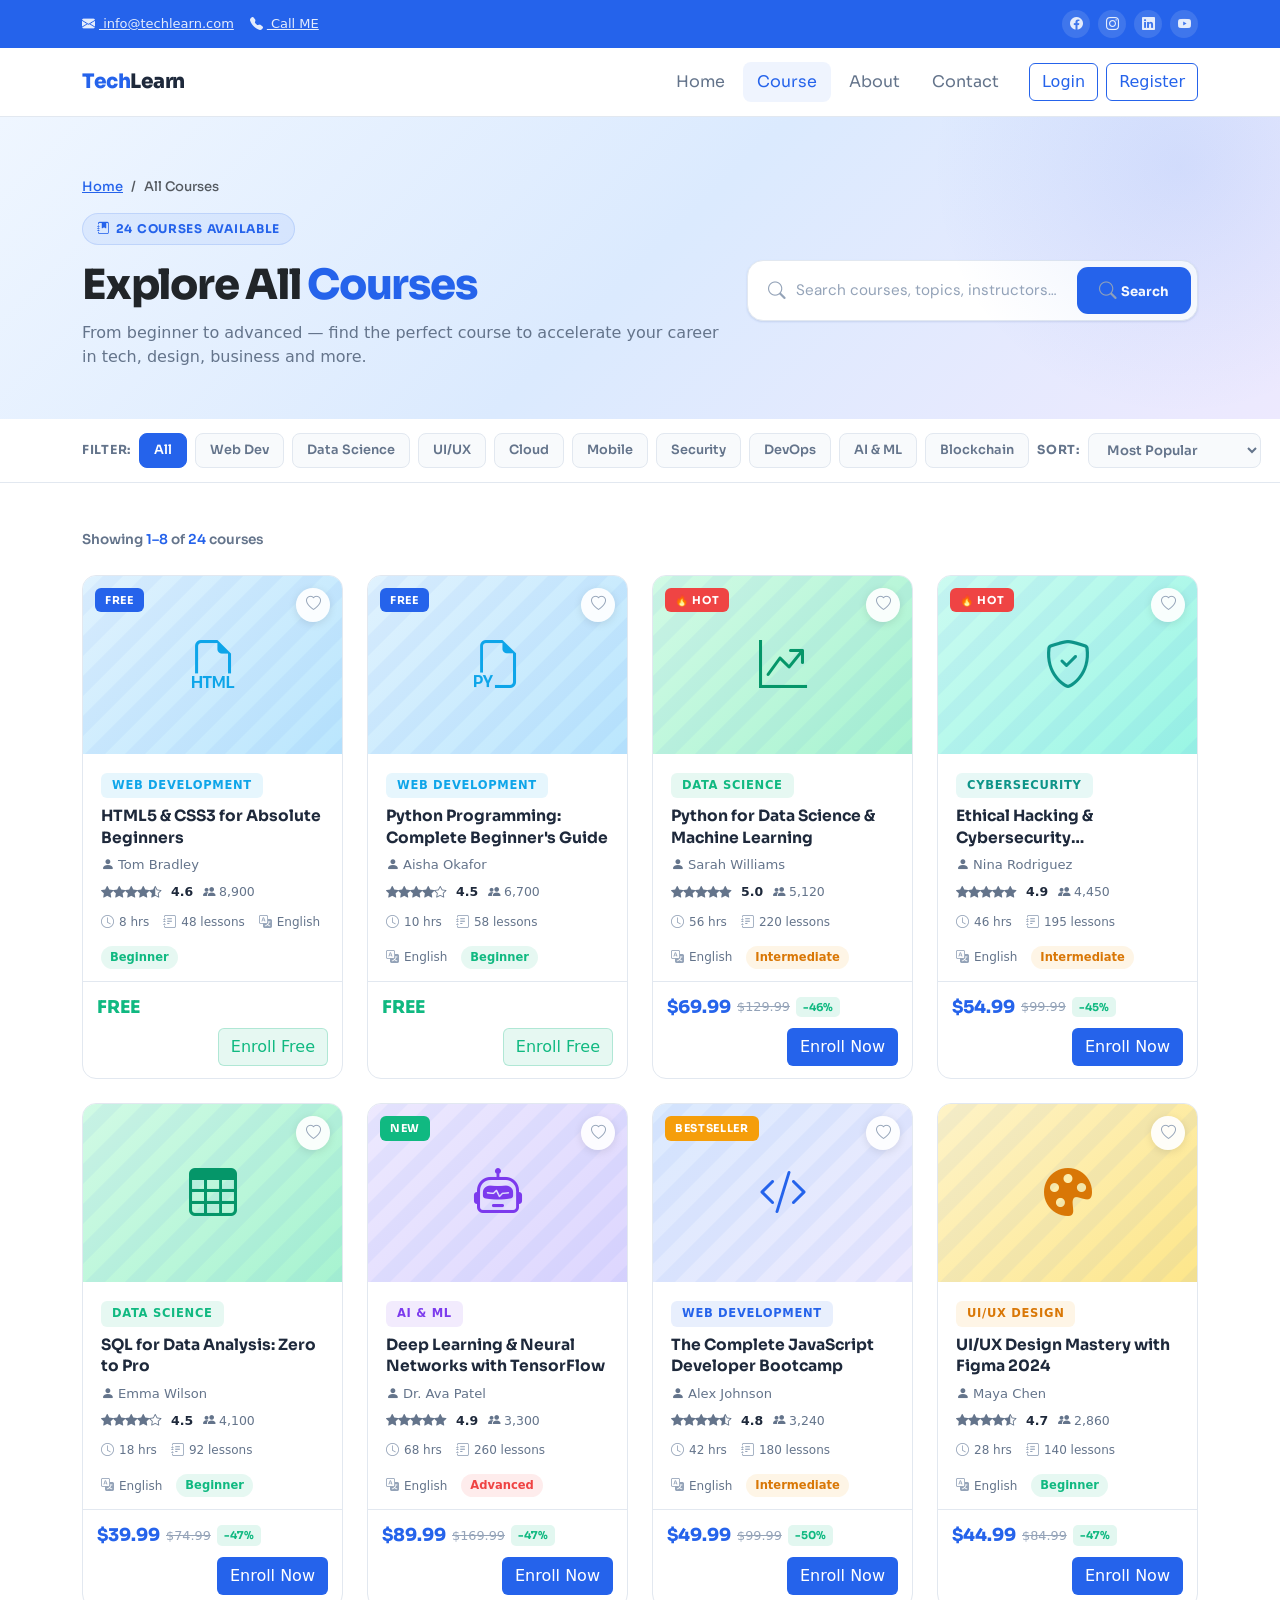
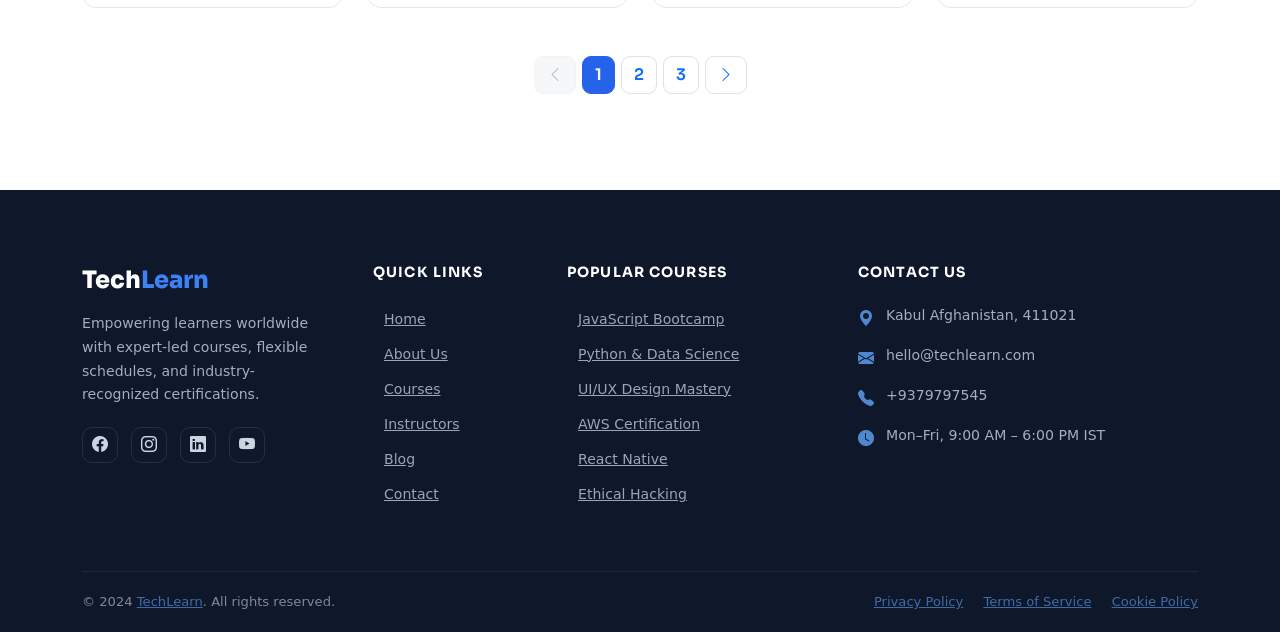
<file: courses.html>
<!doctype html>
<html lang="en">

<head>
  <meta charset="UTF-8" />
  <meta name="viewport" content="width=device-width, initial-scale=1.0" />
  <title>Courses Page</title>

  <!-- css file -->
  <link rel="stylesheet" href="css/variables.css" />
  <link rel="stylesheet" href="css/style.css" />
  <link rel="stylesheet" href="css/index.css" />
  <link rel="stylesheet" href="css/courses.css" />


  <!-- Bootstrap 5 -->
  <link href="https://cdn.jsdelivr.net/npm/bootstrap@5.3.3/dist/css/bootstrap.min.css" rel="stylesheet" />
  <!-- Bootstrap Icons -->
  <link href="https://cdn.jsdelivr.net/npm/bootstrap-icons@1.11.3/font/bootstrap-icons.css" rel="stylesheet" />
  <!-- Google Fonts -->
  <link
    href="https://fonts.googleapis.com/css2?family=Sora:wght@300;400;500;600;700;800&family=DM+Sans:ital,wght@0,300;0,400;0,500;1,400&display=swap"
    rel="stylesheet" />
</head>

<body>
  <!-- top header -->
  <div id="top-header">
    <div class="container">
      <div class="d-flex flex-wrap align-items-center justify-content-between gap-2">
        <!-- contact -->
        <div class="d-flex flex-wrap align-items-center gap-3">
          <a href="mailto:techlearn@gmail.com">
            <i class="bi bi-envelope-fill me-1"></i>
            info@techlearn.com
          </a>

          <a href="tel:+174894854">
            <i class="bi bi-telephone-fill me-1"></i>
            Call ME
          </a>
        </div>

        <!-- social Icon -->

        <div class="top-social d-flex gap-2">
          <a href="https://www.facebook.com/bashir.hussain.9693" target="_blank" aria-label="Facebook"><i
              class="bi bi-facebook"></i></a>
          <a href="https://www.instagram.com/tech_learn1/" target="_blank" aria-label="Instagram"><i
              class="bi bi-instagram"></i></a>
          <a href="https://www.linkedin.com/in/b-ebrahimi/" target="_blank" aria-label="LinkedIn"><i
              class="bi bi-linkedin"></i></a>
          <a href="https://www.youtube.com/@Techlearn7" target="_blank" aria-label="Youtube"><i
              class="bi bi-youtube"></i></a>
        </div>
      </div>
    </div>
  </div>

  <!-- Start Navbar -->

  <nav class="navbar navbar-expand-lg sticky-top" id="mainNav">
    <div class="container">
      <a href="index.html" class="navbar-brand">Tech<span>Learn</span></a>

      <!-- Mobile Toggle -->

      <button class="navbar-toggler border-0" type="button" data-bs-toggle="offcanvas" data-bs-target="#navOffcanvas"
        aria-controls="navOffcanvas">
        <i class="bi bi-list" style="font-size: 1.6rem; color: var(--primary)"></i>
      </button>

      <!-- disktop nav -->

      <div class="collapse navbar-collapse justify-content-end">
        <ul class="navbar-nav align-itmes-center gap-1 me-3">
          <li class="nav-item">
            <a href="index.html" class="nav-link">Home</a>
          </li>

          <li class="nav-item">
            <a href="courses.html" class="nav-link active">Course</a>
          </li>

          <li class="nav-item">
            <a href="about.html" class="nav-link">About</a>
          </li>

          <li class="nav-item">
            <a href="#footer" class="nav-link">Contact</a>
          </li>
        </ul>

        <div class="d-flex gap-2">
          <a href="login.html" class="btn btn-nav-login">Login</a>
          <a href="register.html" class="btn btn-nav-register">Register</a>
        </div>
      </div>
    </div>
  </nav>

  <!-- Mobile Menu -->

  <div class="offcanvas offcanvas-end" tabindex="-1" id="navOffcanvas">
    <div class="offcanvas-header">
      <h5 class="offcanvas-title">TechLearn</h5>
      <button type="button" class="btn-close btn-close-white" data-bs-dismiss="offcanvas"></button>
    </div>

    <div class="offcanvas-body">
      <ul class="navbar-nav gap-1 mb-4">
        <li class="nav-item">
          <a href="index.html" class="nav-link">Home</a>
        </li>

        <li class="nav-item">
          <a href="course.html" class="nav-link active">Course</a>
        </li>

        <li class="nav-item">
          <a href="about.html" class="nav-link">About</a>
        </li>

        <li class="nav-item">
          <a href="#footer" class="nav-link">Contact</a>
        </li>
      </ul>

      <div class="d-flex gap-2">
        <a href="login.html" class="btn btn-nav-login">Login</a>
        <a href="register.html" class="btn btn-nav-register">Register</a>
      </div>
    </div>
  </div>

  <!-- page Hero -->
  <section id="page-hero">
    <div class="container">
      <nav aria-label="breadcrumb" class="mb-3">
        <ol class="breadcrumb" style="font-size:.82rem;font-family:'Sora',sans-serif;font-weight:500">
          <li class="breadcrumb-item"><a href="index.html">Home</a></li>
          <li class="breadcrumb-item active">All Courses</li>
        </ol>
      </nav>
      <div class="row align-items-center g-4">
        <div class="col-lg-7">
          <div class="results-badge mb-3"><i class="bi bi-journal-bookmark-fill"></i> 24 Courses Available</div>
          <h1>Explore All <span style="color:var(--primary)">Courses</span></h1>
          <p>From beginner to advanced — find the perfect course to accelerate your career in tech, design, business and
            more.</p>
        </div>
        <div class="col-lg-5">
          <div class="search-wrap">
            <i class="bi bi-search"></i>
            <input type="text" id="searchInput" placeholder="Search courses, topics, instructors…" />
            <button class="btn-search" onclick="filterCourses()"><i class="bi bi-search me-1"></i>Search</button>
          </div>
        </div>
      </div>
    </div>
  </section>

    <!-- =============================================
     FILTER BAR
============================================= -->
  <div id="filter-bar">
    <div class="container">
      <div class="d-flex align-items-center gap-2 filter-scroll">
        <span class="filter-label d-none d-sm-inline">Filter:</span>
        <button class="filter-btn active" onclick="setCategory(this,'all')">All</button>
        <button class="filter-btn" onclick="setCategory(this,'Web Development')">Web Dev</button>
        <button class="filter-btn" onclick="setCategory(this,'Data Science')">Data Science</button>
        <button class="filter-btn" onclick="setCategory(this,'UI/UX Design')">UI/UX</button>
        <button class="filter-btn" onclick="setCategory(this,'Cloud Computing')">Cloud</button>
        <button class="filter-btn" onclick="setCategory(this,'Mobile Dev')">Mobile</button>
        <button class="filter-btn" onclick="setCategory(this,'Cybersecurity')">Security</button>
        <button class="filter-btn" onclick="setCategory(this,'DevOps')">DevOps</button>
        <button class="filter-btn" onclick="setCategory(this,'AI & ML')">AI &amp; ML</button>
        <button class="filter-btn" onclick="setCategory(this,'Blockchain')">Blockchain</button>
        <div class="ms-auto d-none d-md-flex align-items-center gap-2">
          <span class="filter-label">Sort:</span>
          <select class="sort-select" id="sortSelect" onchange="filterCourses()">
            <option value="popular">Most Popular</option>
            <option value="rating">Highest Rated</option>
            <option value="newest">Newest</option>
            <option value="price-low">Price: Low to High</option>
            <option value="price-high">Price: High to Low</option>
          </select>
        </div>
      </div>
    </div>
  </div>
 
  <!-- =============================================
     MAIN CONTENT  (full-width, no sidebar)
============================================= -->
  <section style="padding:44px 0 80px">
    <div class="container">

      <!-- ── COURSE GRID ── -->
      <div>

        <!-- Results info row -->
        <div class="d-flex flex-wrap align-items-center justify-content-between mb-4 gap-3">
          <div>
            <span id="resultsCount"
              style="font-family:'Sora',sans-serif;font-size:.85rem;font-weight:600;color:var(--text-secondary)">
              Showing <span style="color:var(--primary)">24</span> courses
            </span>
          </div>
          <div class="d-flex align-items-center gap-2 d-md-none">
            <span class="filter-label">Sort:</span>
            <select class="sort-select" onchange="filterCourses()">
              <option>Most Popular</option>
              <option>Highest Rated</option>
              <option>Newest</option>
              <option>Price: Low–High</option>
            </select>
          </div>
        </div>

        <div class="row g-4" id="courseGrid">

          <!-- ===== COURSE 1 ===== -->
          <div class="col-sm-6 col-lg-4 col-xl-3" data-category="Web Development" data-level="Intermediate"
            data-rating="4.8" data-price="49.99" data-students="3240">
            <div class="course-card">
              <span class="thumb-badge badge-best">Bestseller</span>
              <button class="btn-wish" title="Add to wishlist"><i class="bi bi-heart"></i></button>
              <div class="course-thumb">
                <i class="bi bi-code-slash" style="color:#2563EB;position:relative;z-index:1"></i>
              </div>
              <div class="course-body">
                <span class="course-cat cat-blue">Web Development</span>
                <h6 class="course-title">The Complete JavaScript Developer Bootcamp</h6>
                <p class="course-instructor"><i class="bi bi-person-fill me-1"></i>Alex Johnson</p>
                <div class="course-meta">
                  <span class="stars"><i class="bi bi-star-fill"></i><i class="bi bi-star-fill"></i><i
                      class="bi bi-star-fill"></i><i class="bi bi-star-fill"></i><i class="bi bi-star-half"></i></span>
                  <span class="rating-val">4.8</span>
                  <span><i class="bi bi-people-fill me-1"></i>3,240</span>
                </div>
              </div>
              <div class="course-attrs">
                <span class="attr-item"><i class="bi bi-clock"></i>42 hrs</span>
                <span class="attr-item"><i class="bi bi-journal-text"></i>180 lessons</span>
                <span class="attr-item"><i class="bi bi-translate"></i>English</span>
                <span class="level-pill lp-intermediate">Intermediate</span>
              </div>
              <div class="course-footer">
                <div class="price-box">
                  <span class="course-price">$49.99</span>
                  <span class="course-price-original">$99.99</span>
                  <span class="discount-badge">-50%</span>
                </div>
                <a href="course-details.html" class="btn btn-enroll">Enroll Now</a>
              </div>
            </div>
          </div>

          <!-- ===== COURSE 2 ===== -->
          <div class="col-sm-6 col-lg-4 col-xl-3" data-category="Data Science" data-level="Intermediate"
            data-rating="5.0" data-price="69.99" data-students="5120">
            <div class="course-card">
              <span class="thumb-badge badge-hot">🔥 Hot</span>
              <button class="btn-wish" title="Add to wishlist"><i class="bi bi-heart"></i></button>
              <div class="course-thumb ct-green">
                <i class="bi bi-graph-up-arrow" style="color:#059669;position:relative;z-index:1"></i>
              </div>
              <div class="course-body">
                <span class="course-cat cat-green">Data Science</span>
                <h6 class="course-title">Python for Data Science &amp; Machine Learning</h6>
                <p class="course-instructor"><i class="bi bi-person-fill me-1"></i>Sarah Williams</p>
                <div class="course-meta">
                  <span class="stars"><i class="bi bi-star-fill"></i><i class="bi bi-star-fill"></i><i
                      class="bi bi-star-fill"></i><i class="bi bi-star-fill"></i><i class="bi bi-star-fill"></i></span>
                  <span class="rating-val">5.0</span>
                  <span><i class="bi bi-people-fill me-1"></i>5,120</span>
                </div>
              </div>
              <div class="course-attrs">
                <span class="attr-item"><i class="bi bi-clock"></i>56 hrs</span>
                <span class="attr-item"><i class="bi bi-journal-text"></i>220 lessons</span>
                <span class="attr-item"><i class="bi bi-translate"></i>English</span>
                <span class="level-pill lp-intermediate">Intermediate</span>
              </div>
              <div class="course-footer">
                <div class="price-box">
                  <span class="course-price">$69.99</span>
                  <span class="course-price-original">$129.99</span>
                  <span class="discount-badge">-46%</span>
                </div>
                <a href="course-details.html" class="btn btn-enroll">Enroll Now</a>
              </div>
            </div>
          </div>

          <!-- ===== COURSE 3 ===== -->
          <div class="col-sm-6 col-lg-4 col-xl-3" data-category="UI/UX Design" data-level="Beginner" data-rating="4.7"
            data-price="44.99" data-students="2860">
            <div class="course-card">
              <button class="btn-wish" title="Add to wishlist"><i class="bi bi-heart"></i></button>
              <div class="course-thumb ct-yellow">
                <i class="bi bi-palette-fill" style="color:#D97706;position:relative;z-index:1"></i>
              </div>
              <div class="course-body">
                <span class="course-cat cat-yellow">UI/UX Design</span>
                <h6 class="course-title">UI/UX Design Mastery with Figma 2024</h6>
                <p class="course-instructor"><i class="bi bi-person-fill me-1"></i>Maya Chen</p>
                <div class="course-meta">
                  <span class="stars"><i class="bi bi-star-fill"></i><i class="bi bi-star-fill"></i><i
                      class="bi bi-star-fill"></i><i class="bi bi-star-fill"></i><i class="bi bi-star-half"></i></span>
                  <span class="rating-val">4.7</span>
                  <span><i class="bi bi-people-fill me-1"></i>2,860</span>
                </div>
              </div>
              <div class="course-attrs">
                <span class="attr-item"><i class="bi bi-clock"></i>28 hrs</span>
                <span class="attr-item"><i class="bi bi-journal-text"></i>140 lessons</span>
                <span class="attr-item"><i class="bi bi-translate"></i>English</span>
                <span class="level-pill lp-beginner">Beginner</span>
              </div>
              <div class="course-footer">
                <div class="price-box">
                  <span class="course-price">$44.99</span>
                  <span class="course-price-original">$84.99</span>
                  <span class="discount-badge">-47%</span>
                </div>
                <a href="#" class="btn btn-enroll">Enroll Now</a>
              </div>
            </div>
          </div>

          <!-- ===== COURSE 4 ===== -->
          <div class="col-sm-6 col-lg-4 col-xl-3" data-category="Cloud Computing" data-level="Advanced"
            data-rating="4.5" data-price="79.99" data-students="1990">
            <div class="course-card">
              <span class="thumb-badge badge-best">Bestseller</span>
              <button class="btn-wish" title="Add to wishlist"><i class="bi bi-heart"></i></button>
              <div class="course-thumb ct-red">
                <i class="bi bi-cloud-fill" style="color:#DC2626;position:relative;z-index:1"></i>
              </div>
              <div class="course-body">
                <span class="course-cat cat-red">Cloud Computing</span>
                <h6 class="course-title">AWS Cloud Solutions Architect Certification</h6>
                <p class="course-instructor"><i class="bi bi-person-fill me-1"></i>David Kumar</p>
                <div class="course-meta">
                  <span class="stars"><i class="bi bi-star-fill"></i><i class="bi bi-star-fill"></i><i
                      class="bi bi-star-fill"></i><i class="bi bi-star-fill"></i><i class="bi bi-star"></i></span>
                  <span class="rating-val">4.5</span>
                  <span><i class="bi bi-people-fill me-1"></i>1,990</span>
                </div>
              </div>
              <div class="course-attrs">
                <span class="attr-item"><i class="bi bi-clock"></i>38 hrs</span>
                <span class="attr-item"><i class="bi bi-journal-text"></i>160 lessons</span>
                <span class="attr-item"><i class="bi bi-translate"></i>English</span>
                <span class="level-pill lp-advanced">Advanced</span>
              </div>
              <div class="course-footer">
                <div class="price-box">
                  <span class="course-price">$79.99</span>
                  <span class="course-price-original">$149.99</span>
                  <span class="discount-badge">-47%</span>
                </div>
                <a href="#" class="btn btn-enroll">Enroll Now</a>
              </div>
            </div>
          </div>

          <!-- ===== COURSE 5 ===== -->
          <div class="col-sm-6 col-lg-4 col-xl-3" data-category="Mobile Dev" data-level="Intermediate" data-rating="4.6"
            data-price="59.99" data-students="2100">
            <div class="course-card">
              <button class="btn-wish" title="Add to wishlist"><i class="bi bi-heart"></i></button>
              <div class="course-thumb ct-purple">
                <i class="bi bi-phone-fill" style="color:#7C3AED;position:relative;z-index:1"></i>
              </div>
              <div class="course-body">
                <span class="course-cat cat-purple">Mobile Dev</span>
                <h6 class="course-title">React Native: Build iOS &amp; Android Apps</h6>
                <p class="course-instructor"><i class="bi bi-person-fill me-1"></i>James Lee</p>
                <div class="course-meta">
                  <span class="stars"><i class="bi bi-star-fill"></i><i class="bi bi-star-fill"></i><i
                      class="bi bi-star-fill"></i><i class="bi bi-star-fill"></i><i class="bi bi-star-half"></i></span>
                  <span class="rating-val">4.6</span>
                  <span><i class="bi bi-people-fill me-1"></i>2,100</span>
                </div>
              </div>
              <div class="course-attrs">
                <span class="attr-item"><i class="bi bi-clock"></i>32 hrs</span>
                <span class="attr-item"><i class="bi bi-journal-text"></i>155 lessons</span>
                <span class="attr-item"><i class="bi bi-translate"></i>English</span>
                <span class="level-pill lp-intermediate">Intermediate</span>
              </div>
              <div class="course-footer">
                <div class="price-box">
                  <span class="course-price">$59.99</span>
                  <span class="course-price-original">$109.99</span>
                  <span class="discount-badge">-45%</span>
                </div>
                <a href="#" class="btn btn-enroll">Enroll Now</a>
              </div>
            </div>
          </div>

          <!-- ===== COURSE 6 ===== -->
          <div class="col-sm-6 col-lg-4 col-xl-3" data-category="Cybersecurity" data-level="Intermediate"
            data-rating="4.9" data-price="54.99" data-students="4450">
            <div class="course-card">
              <span class="thumb-badge badge-hot">🔥 Hot</span>
              <button class="btn-wish" title="Add to wishlist"><i class="bi bi-heart"></i></button>
              <div class="course-thumb ct-teal">
                <i class="bi bi-shield-check" style="color:#0D9488;position:relative;z-index:1"></i>
              </div>
              <div class="course-body">
                <span class="course-cat cat-teal">Cybersecurity</span>
                <h6 class="course-title">Ethical Hacking &amp; Cybersecurity Fundamentals</h6>
                <p class="course-instructor"><i class="bi bi-person-fill me-1"></i>Nina Rodriguez</p>
                <div class="course-meta">
                  <span class="stars"><i class="bi bi-star-fill"></i><i class="bi bi-star-fill"></i><i
                      class="bi bi-star-fill"></i><i class="bi bi-star-fill"></i><i class="bi bi-star-fill"></i></span>
                  <span class="rating-val">4.9</span>
                  <span><i class="bi bi-people-fill me-1"></i>4,450</span>
                </div>
              </div>
              <div class="course-attrs">
                <span class="attr-item"><i class="bi bi-clock"></i>46 hrs</span>
                <span class="attr-item"><i class="bi bi-journal-text"></i>195 lessons</span>
                <span class="attr-item"><i class="bi bi-translate"></i>English</span>
                <span class="level-pill lp-intermediate">Intermediate</span>
              </div>
              <div class="course-footer">
                <div class="price-box">
                  <span class="course-price">$54.99</span>
                  <span class="course-price-original">$99.99</span>
                  <span class="discount-badge">-45%</span>
                </div>
                <a href="#" class="btn btn-enroll">Enroll Now</a>
              </div>
            </div>
          </div>

          <!-- ===== COURSE 7 ===== -->
          <div class="col-sm-6 col-lg-4 col-xl-3" data-category="Web Development" data-level="Beginner"
            data-rating="4.6" data-price="0" data-students="8900">
            <div class="course-card">
              <span class="thumb-badge badge-free">FREE</span>
              <button class="btn-wish" title="Add to wishlist"><i class="bi bi-heart"></i></button>
              <div class="course-thumb ct-sky">
                <i class="bi bi-filetype-html" style="color:#0EA5E9;position:relative;z-index:1"></i>
              </div>
              <div class="course-body">
                <span class="course-cat cat-sky">Web Development</span>
                <h6 class="course-title">HTML5 &amp; CSS3 for Absolute Beginners</h6>
                <p class="course-instructor"><i class="bi bi-person-fill me-1"></i>Tom Bradley</p>
                <div class="course-meta">
                  <span class="stars"><i class="bi bi-star-fill"></i><i class="bi bi-star-fill"></i><i
                      class="bi bi-star-fill"></i><i class="bi bi-star-fill"></i><i class="bi bi-star-half"></i></span>
                  <span class="rating-val">4.6</span>
                  <span><i class="bi bi-people-fill me-1"></i>8,900</span>
                </div>
              </div>
              <div class="course-attrs">
                <span class="attr-item"><i class="bi bi-clock"></i>8 hrs</span>
                <span class="attr-item"><i class="bi bi-journal-text"></i>48 lessons</span>
                <span class="attr-item"><i class="bi bi-translate"></i>English</span>
                <span class="level-pill lp-beginner">Beginner</span>
              </div>
              <div class="course-footer">
                <div class="price-box">
                  <span class="course-price" style="color:var(--success)">FREE</span>
                </div>
                <a href="#" class="btn btn-free">Enroll Free</a>
              </div>
            </div>
          </div>

          <!-- ===== COURSE 8 ===== -->
          <div class="col-sm-6 col-lg-4 col-xl-3" data-category="DevOps" data-level="Advanced" data-rating="4.7"
            data-price="74.99" data-students="1650">
            <div class="course-card">
              <button class="btn-wish" title="Add to wishlist"><i class="bi bi-heart"></i></button>
              <div class="course-thumb ct-indigo">
                <i class="bi bi-gear-wide-connected" style="color:#6366F1;position:relative;z-index:1"></i>
              </div>
              <div class="course-body">
                <span class="course-cat cat-indigo">DevOps</span>
                <h6 class="course-title">Docker, Kubernetes &amp; DevOps Pipeline Mastery</h6>
                <p class="course-instructor"><i class="bi bi-person-fill me-1"></i>Chris Anderson</p>
                <div class="course-meta">
                  <span class="stars"><i class="bi bi-star-fill"></i><i class="bi bi-star-fill"></i><i
                      class="bi bi-star-fill"></i><i class="bi bi-star-fill"></i><i class="bi bi-star-half"></i></span>
                  <span class="rating-val">4.7</span>
                  <span><i class="bi bi-people-fill me-1"></i>1,650</span>
                </div>
              </div>
              <div class="course-attrs">
                <span class="attr-item"><i class="bi bi-clock"></i>52 hrs</span>
                <span class="attr-item"><i class="bi bi-journal-text"></i>210 lessons</span>
                <span class="attr-item"><i class="bi bi-translate"></i>English</span>
                <span class="level-pill lp-advanced">Advanced</span>
              </div>
              <div class="course-footer">
                <div class="price-box">
                  <span class="course-price">$74.99</span>
                  <span class="course-price-original">$139.99</span>
                  <span class="discount-badge">-46%</span>
                </div>
                <a href="#" class="btn btn-enroll">Enroll Now</a>
              </div>
            </div>
          </div>

          <!-- ===== COURSE 9 ===== -->
          <div class="col-sm-6 col-lg-4 col-xl-3" data-category="AI & ML" data-level="Advanced" data-rating="4.9"
            data-price="89.99" data-students="3300">
            <div class="course-card">
              <span class="thumb-badge badge-new">New</span>
              <button class="btn-wish" title="Add to wishlist"><i class="bi bi-heart"></i></button>
              <div class="course-thumb ct-purple">
                <i class="bi bi-robot" style="color:#7C3AED;position:relative;z-index:1"></i>
              </div>
              <div class="course-body">
                <span class="course-cat cat-purple">AI &amp; ML</span>
                <h6 class="course-title">Deep Learning &amp; Neural Networks with TensorFlow</h6>
                <p class="course-instructor"><i class="bi bi-person-fill me-1"></i>Dr. Ava Patel</p>
                <div class="course-meta">
                  <span class="stars"><i class="bi bi-star-fill"></i><i class="bi bi-star-fill"></i><i
                      class="bi bi-star-fill"></i><i class="bi bi-star-fill"></i><i class="bi bi-star-fill"></i></span>
                  <span class="rating-val">4.9</span>
                  <span><i class="bi bi-people-fill me-1"></i>3,300</span>
                </div>
              </div>
              <div class="course-attrs">
                <span class="attr-item"><i class="bi bi-clock"></i>68 hrs</span>
                <span class="attr-item"><i class="bi bi-journal-text"></i>260 lessons</span>
                <span class="attr-item"><i class="bi bi-translate"></i>English</span>
                <span class="level-pill lp-advanced">Advanced</span>
              </div>
              <div class="course-footer">
                <div class="price-box">
                  <span class="course-price">$89.99</span>
                  <span class="course-price-original">$169.99</span>
                  <span class="discount-badge">-47%</span>
                </div>
                <a href="#" class="btn btn-enroll">Enroll Now</a>
              </div>
            </div>
          </div>

          <!-- ===== COURSE 10 ===== -->
          <div class="col-sm-6 col-lg-4 col-xl-3" data-category="Web Development" data-level="Intermediate"
            data-rating="4.8" data-price="64.99" data-students="2700">
            <div class="course-card">
              <span class="thumb-badge badge-best">Bestseller</span>
              <button class="btn-wish" title="Add to wishlist"><i class="bi bi-heart"></i></button>
              <div class="course-thumb">
                <i class="bi bi-filetype-jsx" style="color:#2563EB;position:relative;z-index:1"></i>
              </div>
              <div class="course-body">
                <span class="course-cat cat-blue">Web Development</span>
                <h6 class="course-title">React.js &amp; Redux: Complete Web App Development</h6>
                <p class="course-instructor"><i class="bi bi-person-fill me-1"></i>Lucas Smith</p>
                <div class="course-meta">
                  <span class="stars"><i class="bi bi-star-fill"></i><i class="bi bi-star-fill"></i><i
                      class="bi bi-star-fill"></i><i class="bi bi-star-fill"></i><i class="bi bi-star-fill"></i></span>
                  <span class="rating-val">4.8</span>
                  <span><i class="bi bi-people-fill me-1"></i>2,700</span>
                </div>
              </div>
              <div class="course-attrs">
                <span class="attr-item"><i class="bi bi-clock"></i>44 hrs</span>
                <span class="attr-item"><i class="bi bi-journal-text"></i>188 lessons</span>
                <span class="attr-item"><i class="bi bi-translate"></i>English</span>
                <span class="level-pill lp-intermediate">Intermediate</span>
              </div>
              <div class="course-footer">
                <div class="price-box">
                  <span class="course-price">$64.99</span>
                  <span class="course-price-original">$124.99</span>
                  <span class="discount-badge">-48%</span>
                </div>
                <a href="#" class="btn btn-enroll">Enroll Now</a>
              </div>
            </div>
          </div>

          <!-- ===== COURSE 11 ===== -->
          <div class="col-sm-6 col-lg-4 col-xl-3" data-category="Data Science" data-level="Beginner" data-rating="4.5"
            data-price="39.99" data-students="4100">
            <div class="course-card">
              <button class="btn-wish" title="Add to wishlist"><i class="bi bi-heart"></i></button>
              <div class="course-thumb ct-green">
                <i class="bi bi-table" style="color:#059669;position:relative;z-index:1"></i>
              </div>
              <div class="course-body">
                <span class="course-cat cat-green">Data Science</span>
                <h6 class="course-title">SQL for Data Analysis: Zero to Pro</h6>
                <p class="course-instructor"><i class="bi bi-person-fill me-1"></i>Emma Wilson</p>
                <div class="course-meta">
                  <span class="stars"><i class="bi bi-star-fill"></i><i class="bi bi-star-fill"></i><i
                      class="bi bi-star-fill"></i><i class="bi bi-star-fill"></i><i class="bi bi-star"></i></span>
                  <span class="rating-val">4.5</span>
                  <span><i class="bi bi-people-fill me-1"></i>4,100</span>
                </div>
              </div>
              <div class="course-attrs">
                <span class="attr-item"><i class="bi bi-clock"></i>18 hrs</span>
                <span class="attr-item"><i class="bi bi-journal-text"></i>92 lessons</span>
                <span class="attr-item"><i class="bi bi-translate"></i>English</span>
                <span class="level-pill lp-beginner">Beginner</span>
              </div>
              <div class="course-footer">
                <div class="price-box">
                  <span class="course-price">$39.99</span>
                  <span class="course-price-original">$74.99</span>
                  <span class="discount-badge">-47%</span>
                </div>
                <a href="#" class="btn btn-enroll">Enroll Now</a>
              </div>
            </div>
          </div>

          <!-- ===== COURSE 12 ===== -->
          <div class="col-sm-6 col-lg-4 col-xl-3" data-category="UI/UX Design" data-level="Intermediate"
            data-rating="4.8" data-price="54.99" data-students="1820">
            <div class="course-card">
              <span class="thumb-badge badge-new">New</span>
              <button class="btn-wish" title="Add to wishlist"><i class="bi bi-heart"></i></button>
              <div class="course-thumb ct-pink">
                <i class="bi bi-vector-pen" style="color:#DB2777;position:relative;z-index:1"></i>
              </div>
              <div class="course-body">
                <span class="course-cat cat-pink">UI/UX Design</span>
                <h6 class="course-title">Motion Design &amp; Micro-Animations in Figma</h6>
                <p class="course-instructor"><i class="bi bi-person-fill me-1"></i>Zara Ahmed</p>
                <div class="course-meta">
                  <span class="stars"><i class="bi bi-star-fill"></i><i class="bi bi-star-fill"></i><i
                      class="bi bi-star-fill"></i><i class="bi bi-star-fill"></i><i class="bi bi-star-fill"></i></span>
                  <span class="rating-val">4.8</span>
                  <span><i class="bi bi-people-fill me-1"></i>1,820</span>
                </div>
              </div>
              <div class="course-attrs">
                <span class="attr-item"><i class="bi bi-clock"></i>22 hrs</span>
                <span class="attr-item"><i class="bi bi-journal-text"></i>110 lessons</span>
                <span class="attr-item"><i class="bi bi-translate"></i>English</span>
                <span class="level-pill lp-intermediate">Intermediate</span>
              </div>
              <div class="course-footer">
                <div class="price-box">
                  <span class="course-price">$54.99</span>
                  <span class="course-price-original">$99.99</span>
                  <span class="discount-badge">-45%</span>
                </div>
                <a href="#" class="btn btn-enroll">Enroll Now</a>
              </div>
            </div>
          </div>

          <!-- ===== COURSE 13 ===== -->
          <div class="col-sm-6 col-lg-4 col-xl-3" data-category="Web Development" data-level="Advanced"
            data-rating="4.7" data-price="72.99" data-students="1450">
            <div class="course-card">
              <button class="btn-wish" title="Add to wishlist"><i class="bi bi-heart"></i></button>
              <div class="course-thumb">
                <i class="bi bi-server" style="color:#2563EB;position:relative;z-index:1"></i>
              </div>
              <div class="course-body">
                <span class="course-cat cat-blue">Web Development</span>
                <h6 class="course-title">Node.js, Express &amp; MongoDB: Full Stack Web Apps</h6>
                <p class="course-instructor"><i class="bi bi-person-fill me-1"></i>Ryan Thompson</p>
                <div class="course-meta">
                  <span class="stars"><i class="bi bi-star-fill"></i><i class="bi bi-star-fill"></i><i
                      class="bi bi-star-fill"></i><i class="bi bi-star-fill"></i><i class="bi bi-star-half"></i></span>
                  <span class="rating-val">4.7</span>
                  <span><i class="bi bi-people-fill me-1"></i>1,450</span>
                </div>
              </div>
              <div class="course-attrs">
                <span class="attr-item"><i class="bi bi-clock"></i>50 hrs</span>
                <span class="attr-item"><i class="bi bi-journal-text"></i>200 lessons</span>
                <span class="attr-item"><i class="bi bi-translate"></i>English</span>
                <span class="level-pill lp-advanced">Advanced</span>
              </div>
              <div class="course-footer">
                <div class="price-box">
                  <span class="course-price">$72.99</span>
                  <span class="course-price-original">$134.99</span>
                  <span class="discount-badge">-46%</span>
                </div>
                <a href="#" class="btn btn-enroll">Enroll Now</a>
              </div>
            </div>
          </div>

          <!-- ===== COURSE 14 ===== -->
          <div class="col-sm-6 col-lg-4 col-xl-3" data-category="Cloud Computing" data-level="Intermediate"
            data-rating="4.6" data-price="67.99" data-students="1320">
            <div class="course-card">
              <button class="btn-wish" title="Add to wishlist"><i class="bi bi-heart"></i></button>
              <div class="course-thumb ct-sky">
                <i class="bi bi-microsoft" style="color:#0EA5E9;position:relative;z-index:1"></i>
              </div>
              <div class="course-body">
                <span class="course-cat cat-sky">Cloud Computing</span>
                <h6 class="course-title">Microsoft Azure Fundamentals (AZ-900) Prep</h6>
                <p class="course-instructor"><i class="bi bi-person-fill me-1"></i>Priya Nair</p>
                <div class="course-meta">
                  <span class="stars"><i class="bi bi-star-fill"></i><i class="bi bi-star-fill"></i><i
                      class="bi bi-star-fill"></i><i class="bi bi-star-fill"></i><i class="bi bi-star-half"></i></span>
                  <span class="rating-val">4.6</span>
                  <span><i class="bi bi-people-fill me-1"></i>1,320</span>
                </div>
              </div>
              <div class="course-attrs">
                <span class="attr-item"><i class="bi bi-clock"></i>30 hrs</span>
                <span class="attr-item"><i class="bi bi-journal-text"></i>130 lessons</span>
                <span class="attr-item"><i class="bi bi-translate"></i>English</span>
                <span class="level-pill lp-intermediate">Intermediate</span>
              </div>
              <div class="course-footer">
                <div class="price-box">
                  <span class="course-price">$67.99</span>
                  <span class="course-price-original">$124.99</span>
                  <span class="discount-badge">-46%</span>
                </div>
                <a href="#" class="btn btn-enroll">Enroll Now</a>
              </div>
            </div>
          </div>

          <!-- ===== COURSE 15 ===== -->
          <div class="col-sm-6 col-lg-4 col-xl-3" data-category="Cybersecurity" data-level="Advanced" data-rating="4.8"
            data-price="84.99" data-students="980">
            <div class="course-card">
              <span class="thumb-badge badge-new">New</span>
              <button class="btn-wish" title="Add to wishlist"><i class="bi bi-heart"></i></button>
              <div class="course-thumb ct-teal">
                <i class="bi bi-lock-fill" style="color:#0D9488;position:relative;z-index:1"></i>
              </div>
              <div class="course-body">
                <span class="course-cat cat-teal">Cybersecurity</span>
                <h6 class="course-title">Penetration Testing &amp; Bug Bounty Hunting Pro</h6>
                <p class="course-instructor"><i class="bi bi-person-fill me-1"></i>Marcus Hayes</p>
                <div class="course-meta">
                  <span class="stars"><i class="bi bi-star-fill"></i><i class="bi bi-star-fill"></i><i
                      class="bi bi-star-fill"></i><i class="bi bi-star-fill"></i><i class="bi bi-star-fill"></i></span>
                  <span class="rating-val">4.8</span>
                  <span><i class="bi bi-people-fill me-1"></i>980</span>
                </div>
              </div>
              <div class="course-attrs">
                <span class="attr-item"><i class="bi bi-clock"></i>60 hrs</span>
                <span class="attr-item"><i class="bi bi-journal-text"></i>240 lessons</span>
                <span class="attr-item"><i class="bi bi-translate"></i>English</span>
                <span class="level-pill lp-advanced">Advanced</span>
              </div>
              <div class="course-footer">
                <div class="price-box">
                  <span class="course-price">$84.99</span>
                  <span class="course-price-original">$159.99</span>
                  <span class="discount-badge">-47%</span>
                </div>
                <a href="#" class="btn btn-enroll">Enroll Now</a>
              </div>
            </div>
          </div>

          <!-- ===== COURSE 16 ===== -->
          <div class="col-sm-6 col-lg-4 col-xl-3" data-category="DevOps" data-level="Intermediate" data-rating="4.5"
            data-price="62.99" data-students="1100">
            <div class="course-card">
              <button class="btn-wish" title="Add to wishlist"><i class="bi bi-heart"></i></button>
              <div class="course-thumb ct-indigo">
                <i class="bi bi-git" style="color:#6366F1;position:relative;z-index:1"></i>
              </div>
              <div class="course-body">
                <span class="course-cat cat-indigo">DevOps</span>
                <h6 class="course-title">CI/CD Pipelines with GitHub Actions &amp; Jenkins</h6>
                <p class="course-instructor"><i class="bi bi-person-fill me-1"></i>Sofia Martins</p>
                <div class="course-meta">
                  <span class="stars"><i class="bi bi-star-fill"></i><i class="bi bi-star-fill"></i><i
                      class="bi bi-star-fill"></i><i class="bi bi-star-fill"></i><i class="bi bi-star"></i></span>
                  <span class="rating-val">4.5</span>
                  <span><i class="bi bi-people-fill me-1"></i>1,100</span>
                </div>
              </div>
              <div class="course-attrs">
                <span class="attr-item"><i class="bi bi-clock"></i>35 hrs</span>
                <span class="attr-item"><i class="bi bi-journal-text"></i>145 lessons</span>
                <span class="attr-item"><i class="bi bi-translate"></i>English</span>
                <span class="level-pill lp-intermediate">Intermediate</span>
              </div>
              <div class="course-footer">
                <div class="price-box">
                  <span class="course-price">$62.99</span>
                  <span class="course-price-original">$114.99</span>
                  <span class="discount-badge">-45%</span>
                </div>
                <a href="#" class="btn btn-enroll">Enroll Now</a>
              </div>
            </div>
          </div>

          <!-- ===== COURSE 17 ===== -->
          <div class="col-sm-6 col-lg-4 col-xl-3" data-category="Mobile Dev" data-level="Beginner" data-rating="4.6"
            data-price="49.99" data-students="1780">
            <div class="course-card">
              <button class="btn-wish" title="Add to wishlist"><i class="bi bi-heart"></i></button>
              <div class="course-thumb ct-orange">
                <i class="bi bi-apple" style="color:#EA580C;position:relative;z-index:1"></i>
              </div>
              <div class="course-body">
                <span class="course-cat cat-orange">Mobile Dev</span>
                <h6 class="course-title">SwiftUI: Build iOS 17 Apps from Scratch</h6>
                <p class="course-instructor"><i class="bi bi-person-fill me-1"></i>Oliver Grant</p>
                <div class="course-meta">
                  <span class="stars"><i class="bi bi-star-fill"></i><i class="bi bi-star-fill"></i><i
                      class="bi bi-star-fill"></i><i class="bi bi-star-fill"></i><i class="bi bi-star-half"></i></span>
                  <span class="rating-val">4.6</span>
                  <span><i class="bi bi-people-fill me-1"></i>1,780</span>
                </div>
              </div>
              <div class="course-attrs">
                <span class="attr-item"><i class="bi bi-clock"></i>26 hrs</span>
                <span class="attr-item"><i class="bi bi-journal-text"></i>118 lessons</span>
                <span class="attr-item"><i class="bi bi-translate"></i>English</span>
                <span class="level-pill lp-beginner">Beginner</span>
              </div>
              <div class="course-footer">
                <div class="price-box">
                  <span class="course-price">$49.99</span>
                  <span class="course-price-original">$94.99</span>
                  <span class="discount-badge">-47%</span>
                </div>
                <a href="#" class="btn btn-enroll">Enroll Now</a>
              </div>
            </div>
          </div>

          <!-- ===== COURSE 18 ===== -->
          <div class="col-sm-6 col-lg-4 col-xl-3" data-category="Data Science" data-level="Intermediate"
            data-rating="4.7" data-price="59.99" data-students="2200">
            <div class="course-card">
              <button class="btn-wish" title="Add to wishlist"><i class="bi bi-heart"></i></button>
              <div class="course-thumb ct-green">
                <i class="bi bi-bar-chart-fill" style="color:#059669;position:relative;z-index:1"></i>
              </div>
              <div class="course-body">
                <span class="course-cat cat-green">Data Science</span>
                <h6 class="course-title">Power BI &amp; Tableau: Data Visualization Mastery</h6>
                <p class="course-instructor"><i class="bi bi-person-fill me-1"></i>Lena Fischer</p>
                <div class="course-meta">
                  <span class="stars"><i class="bi bi-star-fill"></i><i class="bi bi-star-fill"></i><i
                      class="bi bi-star-fill"></i><i class="bi bi-star-fill"></i><i class="bi bi-star-half"></i></span>
                  <span class="rating-val">4.7</span>
                  <span><i class="bi bi-people-fill me-1"></i>2,200</span>
                </div>
              </div>
              <div class="course-attrs">
                <span class="attr-item"><i class="bi bi-clock"></i>24 hrs</span>
                <span class="attr-item"><i class="bi bi-journal-text"></i>100 lessons</span>
                <span class="attr-item"><i class="bi bi-translate"></i>English</span>
                <span class="level-pill lp-intermediate">Intermediate</span>
              </div>
              <div class="course-footer">
                <div class="price-box">
                  <span class="course-price">$59.99</span>
                  <span class="course-price-original">$109.99</span>
                  <span class="discount-badge">-45%</span>
                </div>
                <a href="#" class="btn btn-enroll">Enroll Now</a>
              </div>
            </div>
          </div>

          <!-- ===== COURSE 19 ===== -->
          <div class="col-sm-6 col-lg-4 col-xl-3" data-category="Blockchain" data-level="Intermediate" data-rating="4.6"
            data-price="77.99" data-students="870">
            <div class="course-card">
              <span class="thumb-badge badge-new">New</span>
              <button class="btn-wish" title="Add to wishlist"><i class="bi bi-heart"></i></button>
              <div class="course-thumb ct-yellow">
                <i class="bi bi-currency-bitcoin" style="color:#D97706;position:relative;z-index:1"></i>
              </div>
              <div class="course-body">
                <span class="course-cat cat-yellow">Blockchain</span>
                <h6 class="course-title">Solidity &amp; Ethereum Smart Contract Development</h6>
                <p class="course-instructor"><i class="bi bi-person-fill me-1"></i>Noah Bennett</p>
                <div class="course-meta">
                  <span class="stars"><i class="bi bi-star-fill"></i><i class="bi bi-star-fill"></i><i
                      class="bi bi-star-fill"></i><i class="bi bi-star-fill"></i><i class="bi bi-star-half"></i></span>
                  <span class="rating-val">4.6</span>
                  <span><i class="bi bi-people-fill me-1"></i>870</span>
                </div>
              </div>
              <div class="course-attrs">
                <span class="attr-item"><i class="bi bi-clock"></i>40 hrs</span>
                <span class="attr-item"><i class="bi bi-journal-text"></i>165 lessons</span>
                <span class="attr-item"><i class="bi bi-translate"></i>English</span>
                <span class="level-pill lp-intermediate">Intermediate</span>
              </div>
              <div class="course-footer">
                <div class="price-box">
                  <span class="course-price">$77.99</span>
                  <span class="course-price-original">$144.99</span>
                  <span class="discount-badge">-46%</span>
                </div>
                <a href="#" class="btn btn-enroll">Enroll Now</a>
              </div>
            </div>
          </div>

          <!-- ===== COURSE 20 ===== -->
          <div class="col-sm-6 col-lg-4 col-xl-3" data-category="Web Development" data-level="Beginner"
            data-rating="4.5" data-price="0" data-students="6700">
            <div class="course-card">
              <span class="thumb-badge badge-free">FREE</span>
              <button class="btn-wish" title="Add to wishlist"><i class="bi bi-heart"></i></button>
              <div class="course-thumb ct-sky">
                <i class="bi bi-filetype-py" style="color:#0EA5E9;position:relative;z-index:1"></i>
              </div>
              <div class="course-body">
                <span class="course-cat cat-sky">Web Development</span>
                <h6 class="course-title">Python Programming: Complete Beginner's Guide</h6>
                <p class="course-instructor"><i class="bi bi-person-fill me-1"></i>Aisha Okafor</p>
                <div class="course-meta">
                  <span class="stars"><i class="bi bi-star-fill"></i><i class="bi bi-star-fill"></i><i
                      class="bi bi-star-fill"></i><i class="bi bi-star-fill"></i><i class="bi bi-star"></i></span>
                  <span class="rating-val">4.5</span>
                  <span><i class="bi bi-people-fill me-1"></i>6,700</span>
                </div>
              </div>
              <div class="course-attrs">
                <span class="attr-item"><i class="bi bi-clock"></i>10 hrs</span>
                <span class="attr-item"><i class="bi bi-journal-text"></i>58 lessons</span>
                <span class="attr-item"><i class="bi bi-translate"></i>English</span>
                <span class="level-pill lp-beginner">Beginner</span>
              </div>
              <div class="course-footer">
                <div class="price-box">
                  <span class="course-price" style="color:var(--success)">FREE</span>
                </div>
                <a href="#" class="btn btn-free">Enroll Free</a>
              </div>
            </div>
          </div>

          <!-- ===== COURSE 21 ===== -->
          <div class="col-sm-6 col-lg-4 col-xl-3" data-category="Web Development" data-level="Intermediate"
            data-rating="4.7" data-price="57.99" data-students="1950">
            <div class="course-card">
              <button class="btn-wish" title="Add to wishlist"><i class="bi bi-heart"></i></button>
              <div class="course-thumb">
                <i class="bi bi-filetype-tsx" style="color:#2563EB;position:relative;z-index:1"></i>
              </div>
              <div class="course-body">
                <span class="course-cat cat-blue">Web Development</span>
                <h6 class="course-title">TypeScript &amp; Next.js: Modern Full Stack Apps</h6>
                <p class="course-instructor"><i class="bi bi-person-fill me-1"></i>Kim Jae-won</p>
                <div class="course-meta">
                  <span class="stars"><i class="bi bi-star-fill"></i><i class="bi bi-star-fill"></i><i
                      class="bi bi-star-fill"></i><i class="bi bi-star-fill"></i><i class="bi bi-star-half"></i></span>
                  <span class="rating-val">4.7</span>
                  <span><i class="bi bi-people-fill me-1"></i>1,950</span>
                </div>
              </div>
              <div class="course-attrs">
                <span class="attr-item"><i class="bi bi-clock"></i>48 hrs</span>
                <span class="attr-item"><i class="bi bi-journal-text"></i>198 lessons</span>
                <span class="attr-item"><i class="bi bi-translate"></i>English</span>
                <span class="level-pill lp-intermediate">Intermediate</span>
              </div>
              <div class="course-footer">
                <div class="price-box">
                  <span class="course-price">$57.99</span>
                  <span class="course-price-original">$109.99</span>
                  <span class="discount-badge">-47%</span>
                </div>
                <a href="#" class="btn btn-enroll">Enroll Now</a>
              </div>
            </div>
          </div>

          <!-- ===== COURSE 22 ===== -->
          <div class="col-sm-6 col-lg-4 col-xl-3" data-category="UI/UX Design" data-level="Beginner" data-rating="4.6"
            data-price="42.99" data-students="2450">
            <div class="course-card">
              <button class="btn-wish" title="Add to wishlist"><i class="bi bi-heart"></i></button>
              <div class="course-thumb ct-pink">
                <i class="bi bi-easel2-fill" style="color:#DB2777;position:relative;z-index:1"></i>
              </div>
              <div class="course-body">
                <span class="course-cat cat-pink">UI/UX Design</span>
                <h6 class="course-title">User Research &amp; Wireframing for Beginners</h6>
                <p class="course-instructor"><i class="bi bi-person-fill me-1"></i>Hana Sato</p>
                <div class="course-meta">
                  <span class="stars"><i class="bi bi-star-fill"></i><i class="bi bi-star-fill"></i><i
                      class="bi bi-star-fill"></i><i class="bi bi-star-fill"></i><i class="bi bi-star-half"></i></span>
                  <span class="rating-val">4.6</span>
                  <span><i class="bi bi-people-fill me-1"></i>2,450</span>
                </div>
              </div>
              <div class="course-attrs">
                <span class="attr-item"><i class="bi bi-clock"></i>16 hrs</span>
                <span class="attr-item"><i class="bi bi-journal-text"></i>78 lessons</span>
                <span class="attr-item"><i class="bi bi-translate"></i>English</span>
                <span class="level-pill lp-beginner">Beginner</span>
              </div>
              <div class="course-footer">
                <div class="price-box">
                  <span class="course-price">$42.99</span>
                  <span class="course-price-original">$79.99</span>
                  <span class="discount-badge">-46%</span>
                </div>
                <a href="#" class="btn btn-enroll">Enroll Now</a>
              </div>
            </div>
          </div>

          <!-- ===== COURSE 23 ===== -->
          <div class="col-sm-6 col-lg-4 col-xl-3" data-category="Data Science" data-level="Advanced" data-rating="4.8"
            data-price="79.99" data-students="1600">
            <div class="course-card">
              <span class="thumb-badge badge-best">Bestseller</span>
              <button class="btn-wish" title="Add to wishlist"><i class="bi bi-heart"></i></button>
              <div class="course-thumb ct-green">
                <i class="bi bi-cpu-fill" style="color:#059669;position:relative;z-index:1"></i>
              </div>
              <div class="course-body">
                <span class="course-cat cat-green">Data Science</span>
                <h6 class="course-title">Natural Language Processing with Transformers</h6>
                <p class="course-instructor"><i class="bi bi-person-fill me-1"></i>Dr. Wei Zhang</p>
                <div class="course-meta">
                  <span class="stars"><i class="bi bi-star-fill"></i><i class="bi bi-star-fill"></i><i
                      class="bi bi-star-fill"></i><i class="bi bi-star-fill"></i><i class="bi bi-star-fill"></i></span>
                  <span class="rating-val">4.8</span>
                  <span><i class="bi bi-people-fill me-1"></i>1,600</span>
                </div>
              </div>
              <div class="course-attrs">
                <span class="attr-item"><i class="bi bi-clock"></i>55 hrs</span>
                <span class="attr-item"><i class="bi bi-journal-text"></i>225 lessons</span>
                <span class="attr-item"><i class="bi bi-translate"></i>English</span>
                <span class="level-pill lp-advanced">Advanced</span>
              </div>
              <div class="course-footer">
                <div class="price-box">
                  <span class="course-price">$79.99</span>
                  <span class="course-price-original">$149.99</span>
                  <span class="discount-badge">-47%</span>
                </div>
                <a href="#" class="btn btn-enroll">Enroll Now</a>
              </div>
            </div>
          </div>

          <!-- ===== COURSE 24 ===== -->
          <div class="col-sm-6 col-lg-4 col-xl-3" data-category="Cloud Computing" data-level="Beginner"
            data-rating="4.5" data-price="44.99" data-students="2050">
            <div class="course-card">
              <button class="btn-wish" title="Add to wishlist"><i class="bi bi-heart"></i></button>
              <div class="course-thumb ct-red">
                <i class="bi bi-google" style="color:#DC2626;position:relative;z-index:1"></i>
              </div>
              <div class="course-body">
                <span class="course-cat cat-red">Cloud Computing</span>
                <h6 class="course-title">Google Cloud Platform (GCP): Beginner to Pro</h6>
                <p class="course-instructor"><i class="bi bi-person-fill me-1"></i>Daniel Osei</p>
                <div class="course-meta">
                  <span class="stars"><i class="bi bi-star-fill"></i><i class="bi bi-star-fill"></i><i
                      class="bi bi-star-fill"></i><i class="bi bi-star-fill"></i><i class="bi bi-star"></i></span>
                  <span class="rating-val">4.5</span>
                  <span><i class="bi bi-people-fill me-1"></i>2,050</span>
                </div>
              </div>
              <div class="course-attrs">
                <span class="attr-item"><i class="bi bi-clock"></i>22 hrs</span>
                <span class="attr-item"><i class="bi bi-journal-text"></i>96 lessons</span>
                <span class="attr-item"><i class="bi bi-translate"></i>English</span>
                <span class="level-pill lp-beginner">Beginner</span>
              </div>
              <div class="course-footer">
                <div class="price-box">
                  <span class="course-price">$44.99</span>
                  <span class="course-price-original">$84.99</span>
                  <span class="discount-badge">-47%</span>
                </div>
                <a href="#" class="btn btn-enroll">Enroll Now</a>
              </div>
            </div>
          </div>

        </div><!-- /courseGrid row -->

        <!-- Empty state (hidden by default) -->
        <div id="emptyState" class="empty-state d-none">
          <i class="bi bi-search"></i>
          <h5>No courses found</h5>
          <p>Try a different search term or adjust your filters.</p>
        </div>

        <!-- PAGINATION (built dynamically by JS) -->
        <nav class="mt-5 d-flex justify-content-center" id="paginationWrap">
          <ul class="pagination gap-1" id="paginationList"></ul>
        </nav>

      </div><!-- /course grid col -->
    </div><!-- /container -->
  </section>

  <!-- =============================================
     10. FOOTER
============================================= -->
  <footer id="footer">
    <div class="container">
      <div class="row g-5">
        <!-- Col 1: Brand -->
        <div class="col-lg-3 col-md-6">
          <div class="footer-brand">Tech<span>Learn</span></div>
          <p class="footer-desc">
            Empowering learners worldwide with expert-led courses, flexible
            schedules, and industry-recognized certifications.
          </p>
          <div class="footer-social">
            <a href="#" aria-label="Facebook"><i class="bi bi-facebook"></i></a>
            <a href="#" aria-label="Instagram"><i class="bi bi-instagram"></i></a>
            <a href="#" aria-label="LinkedIn"><i class="bi bi-linkedin"></i></a>
            <a href="#" aria-label="YouTube"><i class="bi bi-youtube"></i></a>
          </div>
        </div>

        <!-- Col 2: Quick Links -->
        <div class="col-lg-2 col-md-6 col-sm-6">
          <div class="footer-heading">Quick Links</div>
          <ul class="footer-links">
            <li><a href="#">Home</a></li>
            <li><a href="#">About Us</a></li>
            <li><a href="#">Courses</a></li>
            <li><a href="#">Instructors</a></li>
            <li><a href="#">Blog</a></li>
            <li><a href="#">Contact</a></li>
          </ul>
        </div>

        <!-- Col 3: Popular Courses -->
        <div class="col-lg-3 col-md-6 col-sm-6">
          <div class="footer-heading">Popular Courses</div>
          <ul class="footer-links">
            <li><a href="#">JavaScript Bootcamp</a></li>
            <li><a href="#">Python & Data Science</a></li>
            <li><a href="#">UI/UX Design Mastery</a></li>
            <li><a href="#">AWS Certification</a></li>
            <li><a href="#">React Native</a></li>
            <li><a href="#">Ethical Hacking</a></li>
          </ul>
        </div>

        <!-- Col 4: Contact -->
        <div class="col-lg-4 col-md-6">
          <div class="footer-heading">Contact Us</div>
          <div class="footer-contact-item">
            <i class="bi bi-geo-alt-fill"></i>
            <span>Kabul Afghanistan, 411021</span>
          </div>
          <div class="footer-contact-item">
            <i class="bi bi-envelope-fill"></i>
            <span>hello@techlearn.com</span>
          </div>
          <div class="footer-contact-item">
            <i class="bi bi-telephone-fill"></i>
            <span>+9379797545</span>
          </div>
          <div class="footer-contact-item">
            <i class="bi bi-clock-fill"></i>
            <span>Mon–Fri, 9:00 AM – 6:00 PM IST</span>
          </div>
        </div>
      </div>

      <!-- Bottom Footer -->
      <div class="footer-bottom d-flex flex-wrap align-items-center justify-content-between gap-2">
        <p>&copy; 2024 <a href="#">TechLearn</a>. All rights reserved.</p>
        <p>
          <a href="#" class="me-3">Privacy Policy</a>
          <a href="#" class="me-3">Terms of Service</a>
          <a href="#">Cookie Policy</a>
        </p>
      </div>
    </div>
  </footer>

  <!-- Scroll To Top -->
  <button id="scrollTop" aria-label="Scroll to top">
    <i class="bi bi-arrow-up"></i>
  </button>
</body>
<script src="https://cdn.jsdelivr.net/npm/bootstrap@5.3.3/dist/js/bootstrap.bundle.min.js"></script>


 <script>
    /* ── Navbar scroll shadow ── */
    const nav = document.getElementById('mainNav');
    window.addEventListener('scroll', () => {
      nav.classList.toggle('scrolled', window.scrollY > 20);
      document.getElementById('scrollTop').classList.toggle('visible', window.scrollY > 300);
    });
    document.getElementById('scrollTop').addEventListener('click', () => {
      window.scrollTo({ top: 0, behavior: 'smooth' });
    });

    /* ── Wishlist toggle ── */
    document.querySelectorAll('.btn-wish').forEach(btn => {
      btn.addEventListener('click', () => {
        btn.classList.toggle('active');
        const icon = btn.querySelector('i');
        icon.classList.toggle('bi-heart');
        icon.classList.toggle('bi-heart-fill');
      });
    });

    /* ── Category filter ── */
    let activeCategory = 'all';
    let currentPage = 1;
    const PAGE_SIZE = 8;

    function setCategory(btn, cat) {
      activeCategory = cat;
      document.querySelectorAll('.filter-btn').forEach(b => b.classList.remove('active'));
      btn.classList.add('active');
      currentPage = 1;
      filterCourses();
    }

    /* ── Main filter + sort function ── */
    function filterCourses(resetPage) {
      if (resetPage !== false) currentPage = 1;

      const query = document.getElementById('searchInput').value.toLowerCase().trim();
      const sortVal = document.getElementById('sortSelect') ? document.getElementById('sortSelect').value : 'popular';
      const cards = Array.from(document.querySelectorAll('#courseGrid > [data-category]'));

      // Filter
      let matched = cards.filter(card => {
        const cat = card.dataset.category;
        const title = card.querySelector('.course-title').textContent.toLowerCase();
        const inst = card.querySelector('.course-instructor').textContent.toLowerCase();
        const matchCat = activeCategory === 'all' || cat === activeCategory;
        const matchQ = !query || title.includes(query) || inst.includes(query) || cat.toLowerCase().includes(query);
        return matchCat && matchQ;
      });

      // Sort
      matched.sort((a, b) => {
        if (sortVal === 'rating') return parseFloat(b.dataset.rating) - parseFloat(a.dataset.rating);
        if (sortVal === 'price-low') return parseFloat(a.dataset.price) - parseFloat(b.dataset.price);
        if (sortVal === 'price-high') return parseFloat(b.dataset.price) - parseFloat(a.dataset.price);
        if (sortVal === 'popular') return parseInt(b.dataset.students) - parseInt(a.dataset.students);
        return 0; // newest – keep DOM order
      });

      // Re-order all cards in DOM to match sort, hide everything first
      const grid = document.getElementById('courseGrid');
      cards.forEach(c => { c.style.display = 'none'; });
      matched.forEach(c => grid.appendChild(c));

      // Pagination math
      const totalItems = matched.length;
      const totalPages = Math.max(1, Math.ceil(totalItems / PAGE_SIZE));
      if (currentPage > totalPages) currentPage = totalPages;
      const startIdx = (currentPage - 1) * PAGE_SIZE;
      const endIdx = startIdx + PAGE_SIZE;

      matched.forEach((c, i) => {
        c.style.display = (i >= startIdx && i < endIdx) ? '' : 'none';
      });

      // Results count
      const cnt = document.getElementById('resultsCount');
      const showingFrom = totalItems === 0 ? 0 : startIdx + 1;
      const showingTo = Math.min(endIdx, totalItems);
      cnt.innerHTML = totalItems === 0
        ? `Showing <span style="color:var(--primary)">0</span> courses`
        : `Showing <span style="color:var(--primary)">${showingFrom}–${showingTo}</span> of <span style="color:var(--primary)">${totalItems}</span> courses`;

      // Empty state
      const empty = document.getElementById('emptyState');
      const pageWrap = document.getElementById('paginationWrap');
      if (totalItems === 0) {
        empty.classList.remove('d-none');
        pageWrap.classList.add('d-none');
      } else {
        empty.classList.add('d-none');
        pageWrap.classList.remove('d-none');
        renderPagination(totalPages);
      }
    }

    /* ── Build pagination controls ── */
    function renderPagination(totalPages) {
      const list = document.getElementById('paginationList');
      let html = '';

      // Prev
      html += `<li class="page-item ${currentPage === 1 ? 'disabled' : ''}">
      <a class="page-link" href="#" onclick="goToPage(event,${currentPage - 1})"><i class="bi bi-chevron-left"></i></a>
    </li>`;

      // Page numbers with smart truncation
      const pages = [];
      if (totalPages <= 7) {
        for (let i = 1; i <= totalPages; i++) pages.push(i);
      } else {
        pages.push(1);
        if (currentPage > 3) pages.push('…');
        for (let i = Math.max(2, currentPage - 1); i <= Math.min(totalPages - 1, currentPage + 1); i++) pages.push(i);
        if (currentPage < totalPages - 2) pages.push('…');
        pages.push(totalPages);
      }

      pages.forEach(p => {
        if (p === '…') {
          html += `<li class="page-item disabled"><span class="page-link" style="border:none;background:none">…</span></li>`;
        } else {
          html += `<li class="page-item ${p === currentPage ? 'active' : ''}">
          <a class="page-link" href="#" onclick="goToPage(event,${p})">${p}</a>
        </li>`;
        }
      });

      // Next
      html += `<li class="page-item ${currentPage === totalPages ? 'disabled' : ''}">
      <a class="page-link" href="#" onclick="goToPage(event,${currentPage + 1})"><i class="bi bi-chevron-right"></i></a>
    </li>`;

      list.innerHTML = html;
    }

    function goToPage(e, page) {
      e.preventDefault();
      if (page < 1) return;
      currentPage = page;
      filterCourses(false);
      document.getElementById('filter-bar').scrollIntoView({ behavior: 'smooth', block: 'start' });
    }

    // Live search on Enter or input
    document.getElementById('searchInput').addEventListener('keydown', e => {
      if (e.key === 'Enter') filterCourses();
    });

    // initial render
    filterCourses();
  </script>
</html>
</file>
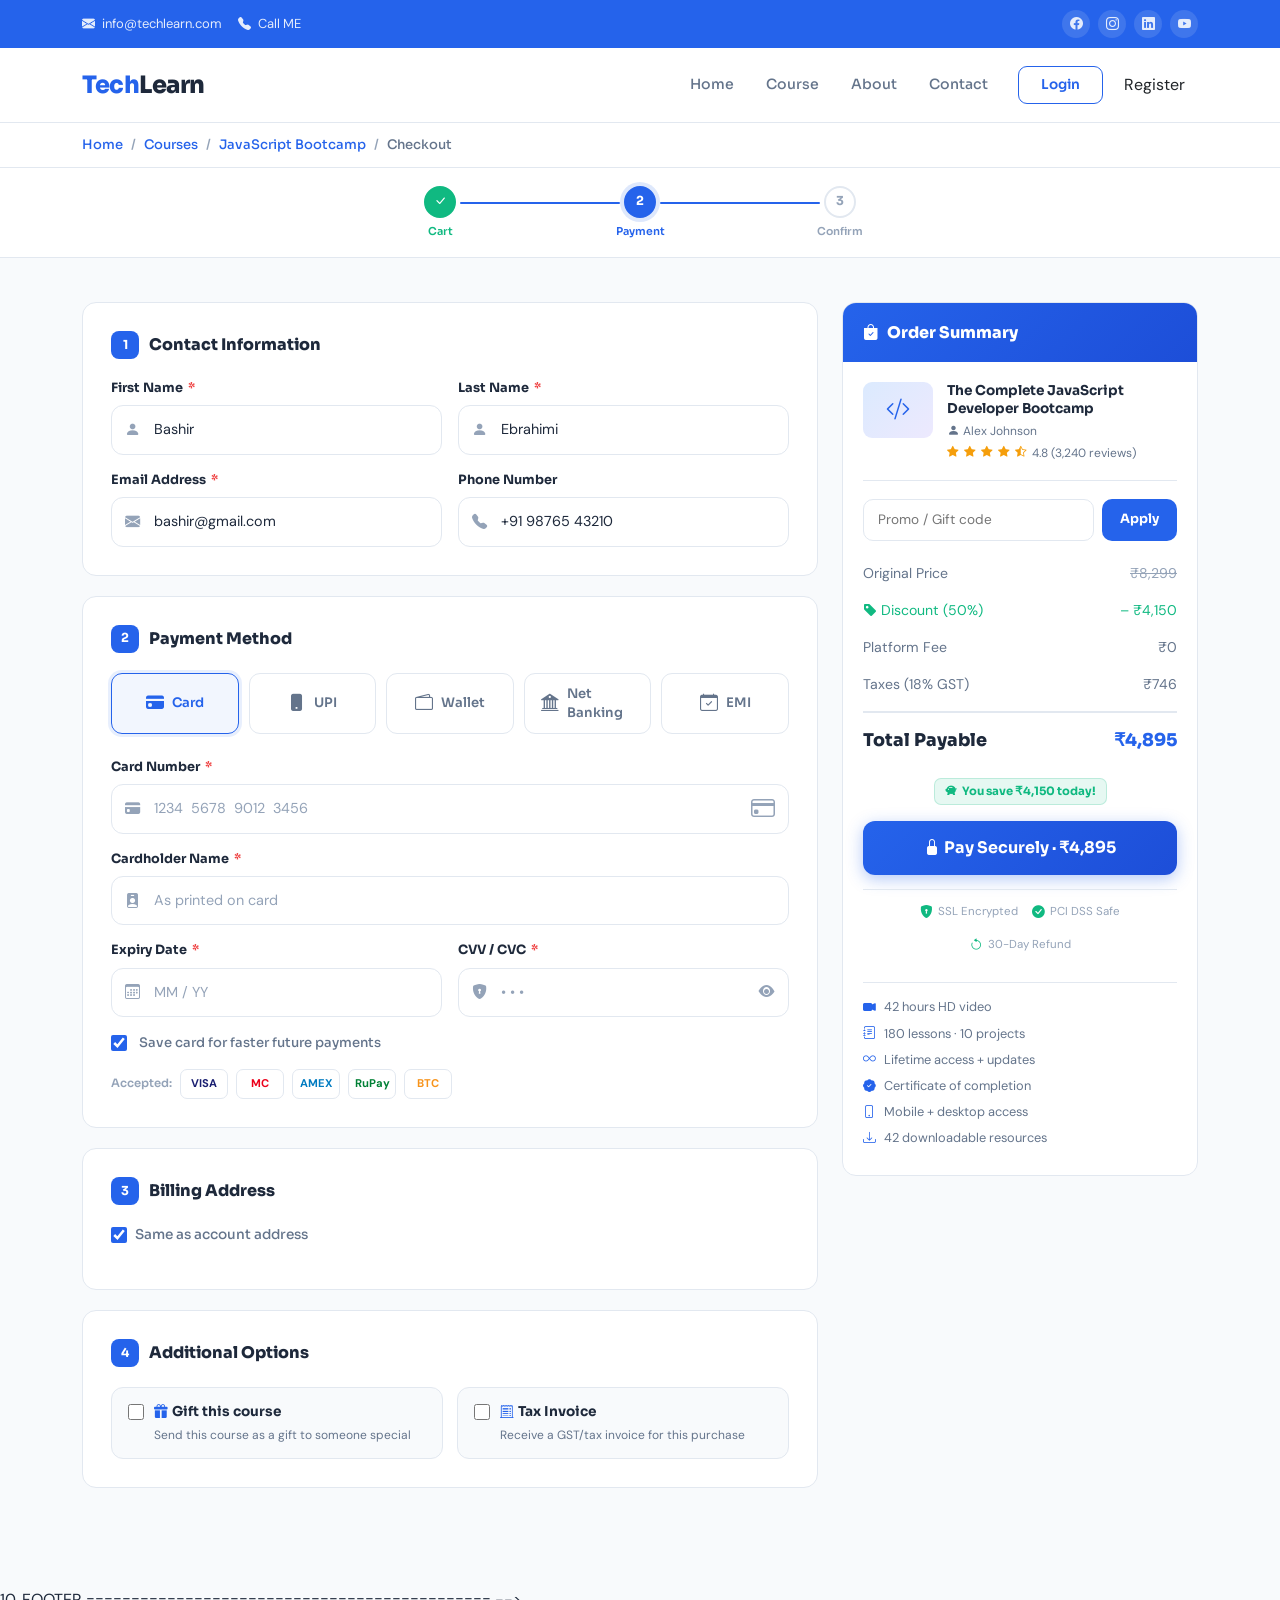
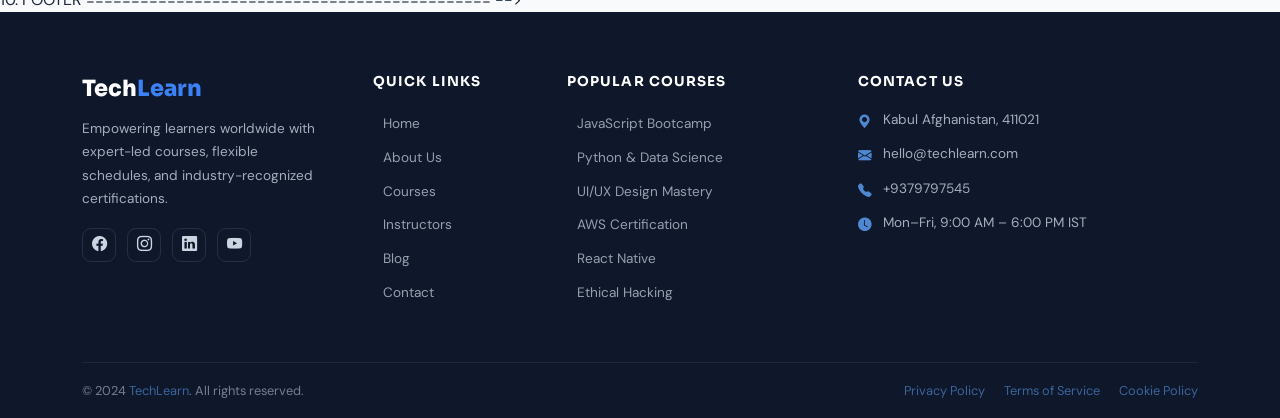
<file: payment.html>
<!DOCTYPE html>
<html lang="en">

<head>
  <meta charset="UTF-8" />
  <meta name="viewport" content="width=device-width, initial-scale=1.0" />
  <title>Checkout – TechLearn</title>
  <link href="https://cdn.jsdelivr.net/npm/bootstrap@5.3.3/dist/css/bootstrap.min.css" rel="stylesheet" />
  <link href="https://cdn.jsdelivr.net/npm/bootstrap-icons@1.11.3/font/bootstrap-icons.css" rel="stylesheet" />
  <link
    href="https://fonts.googleapis.com/css2?family=Sora:wght@300;400;500;600;700;800&family=DM+Sans:ital,wght@0,300;0,400;0,500;1,400&display=swap"
    rel="stylesheet" />
  <link rel="stylesheet" href="css/payment.css">

</head>

<body>

  <!-- top header -->
  <div id="top-header">
    <div class="container">
      <div class="d-flex flex-wrap align-items-center justify-content-between gap-2">
        <!-- contact -->
        <div class="d-flex flex-wrap align-items-center gap-3">
          <a href="mailto:techlearn@gmail.com">
            <i class="bi bi-envelope-fill me-1"></i>
            info@techlearn.com
          </a>

          <a href="tel:+174894854">
            <i class="bi bi-telephone-fill me-1"></i>
            Call ME
          </a>
        </div>

        <!-- social Icon -->

        <div class="top-social d-flex gap-2">
          <a href="https://www.facebook.com/bashir.hussain.9693" target="_blank" aria-label="Facebook"><i
              class="bi bi-facebook"></i></a>
          <a href="https://www.instagram.com/tech_learn1/" target="_blank" aria-label="Instagram"><i
              class="bi bi-instagram"></i></a>
          <a href="https://www.linkedin.com/in/b-ebrahimi/" target="_blank" aria-label="LinkedIn"><i
              class="bi bi-linkedin"></i></a>
          <a href="https://www.youtube.com/@Techlearn7" target="_blank" aria-label="Youtube"><i
              class="bi bi-youtube"></i></a>
        </div>
      </div>
    </div>
  </div>

  <!-- Start Navbar -->

  <nav class="navbar navbar-expand-lg sticky-top" id="mainNav">
    <div class="container">
      <a href="index.html" class="navbar-brand">Tech<span>Learn</span></a>

      <!-- Mobile Toggle -->

      <button class="navbar-toggler border-0" type="button" data-bs-toggle="offcanvas" data-bs-target="#navOffcanvas"
        aria-controls="navOffcanvas">
        <i class="bi bi-list" style="font-size: 1.6rem; color: var(--primary)"></i>
      </button>

      <!-- disktop nav -->

      <div class="collapse navbar-collapse justify-content-end">
        <ul class="navbar-nav align-itmes-center gap-1 me-3">
          <li class="nav-item">
            <a href="index.html" class="nav-link">Home</a>
          </li>

          <li class="nav-item">
            <a href="courses.html" class="nav-link">Course</a>
          </li>

          <li class="nav-item">
            <a href="about.html" class="nav-link">About</a>
          </li>

          <li class="nav-item">
            <a href="#footer" class="nav-link">Contact</a>
          </li>
        </ul>

        <div class="d-flex gap-2">
          <a href="login.html" class="btn btn-nav-login">Login</a>
          <a href="register.html" class="btn btn-nav-register">Register</a>
        </div>
      </div>
    </div>
  </nav>

  <!-- Mobile Menu -->

  <div class="offcanvas offcanvas-end" tabindex="-1" id="navOffcanvas">
    <div class="offcanvas-header">
      <h5 class="offcanvas-title">TechLearn</h5>
      <button type="button" class="btn-close btn-close-white" data-bs-dismiss="offcanvas"></button>
    </div>

    <div class="offcanvas-body">
      <ul class="navbar-nav gap-1 mb-4">
        <li class="nav-item">
          <a href="index.html" class="nav-link">Home</a>
        </li>

        <li class="nav-item">
          <a href="course.html" class="nav-link">Course</a>
        </li>

        <li class="nav-item">
          <a href="about.html" class="nav-link ">About</a>
        </li>

        <li class="nav-item">
          <a href="#footer" class="nav-link">Contact</a>
        </li>
      </ul>

      <div class="d-flex gap-2">
        <a href="login.html" class="btn btn-nav-login">Login</a>
        <a href="register.html" class="btn btn-nav-register">Register</a>
      </div>
    </div>
  </div>

  <!-- BREADCRUMB -->
  <div class="breadcrumb-bar">
    <div class="container">
      <nav aria-label="breadcrumb">
        <ol class="breadcrumb mb-0" style="font-size:.82rem;font-family:'Sora',sans-serif;font-weight:500">
          <li class="breadcrumb-item"><a href="techlearn.html">Home</a></li>
          <li class="breadcrumb-item"><a href="techlearn-courses.html">Courses</a></li>
          <li class="breadcrumb-item"><a href="techlearn-course-detail.html">JavaScript Bootcamp</a></li>
          <li class="breadcrumb-item active">Checkout</li>
        </ol>
      </nav>
    </div>
  </div>

  <!-- CHECKOUT PROGRESS STEPS -->
  <div class="checkout-steps">
    <div class="container">
      <div class="step-track">
        <div class="cstep done" id="csi-1">
          <div class="cstep-circle"><i class="bi bi-check-lg"></i></div>
          <div class="cstep-label">Cart</div>
        </div>
        <div class="cstep active" id="csi-2">
          <div class="cstep-circle">2</div>
          <div class="cstep-label">Payment</div>
        </div>
        <div class="cstep" id="csi-3">
          <div class="cstep-circle">3</div>
          <div class="cstep-label">Confirm</div>
        </div>
      </div>
    </div>
  </div>

  <!-- MAIN CHECKOUT -->
  <section class="checkout-main">
    <div class="container">
      <div class="row g-4">

        <!-- ════ LEFT: PAYMENT FORM ════ -->
        <div class="col-lg-8">

          <!-- ── 1. Contact Info ── -->
          <div class="chk-card">
            <div class="chk-card-title"><span class="num">1</span> Contact Information</div>
            <div class="row g-3">
              <div class="col-sm-6">
                <div class="field-group mb-0">
                  <label class="field-label">First Name <span class="required-star">*</span></label>
                  <div class="field-wrap">
                    <i class="bi bi-person-fill field-icon"></i>
                    <input type="text" class="form-input" id="cFirstName" placeholder="John" value="Bashir" />
                  </div>
                </div>
              </div>
              <div class="col-sm-6">
                <div class="field-group mb-0">
                  <label class="field-label">Last Name <span class="required-star">*</span></label>
                  <div class="field-wrap">
                    <i class="bi bi-person-fill field-icon"></i>
                    <input type="text" class="form-input" id="cLastName" placeholder="Doe" value="Ebrahimi" />
                  </div>
                </div>
              </div>
              <div class="col-sm-6">
                <div class="field-group mb-0">
                  <label class="field-label">Email Address <span class="required-star">*</span></label>
                  <div class="field-wrap">
                    <i class="bi bi-envelope-fill field-icon"></i>
                    <input type="email" class="form-input" id="cEmail" placeholder="you@example.com"
                      value="bashir@gmail.com" />
                  </div>
                </div>
              </div>
              <div class="col-sm-6">
                <div class="field-group mb-0">
                  <label class="field-label">Phone Number</label>
                  <div class="field-wrap">
                    <i class="bi bi-telephone-fill field-icon"></i>
                    <input type="tel" class="form-input" placeholder="+91 98765 43210" value="+91 98765 43210" />
                  </div>
                </div>
              </div>
            </div>
          </div>

          <!-- ── 2. Payment Method ── -->
          <div class="chk-card">
            <div class="chk-card-title"><span class="num">2</span> Payment Method</div>

            <div class="pay-tabs">
              <div class="pay-tab active" onclick="setPayTab(this,'tab-card')"><i class="bi bi-credit-card-fill"></i>
                Card</div>
              <div class="pay-tab" onclick="setPayTab(this,'tab-upi')"><i class="bi bi-phone-fill"></i> UPI</div>
              <div class="pay-tab" onclick="setPayTab(this,'tab-wallet')"><i class="bi bi-wallet2"></i> Wallet</div>
              <div class="pay-tab" onclick="setPayTab(this,'tab-netbank')"><i class="bi bi-bank2"></i> Net Banking</div>
              <div class="pay-tab" onclick="setPayTab(this,'tab-emi')"><i class="bi bi-calendar-check"></i> EMI</div>
            </div>

            <!-- Credit / Debit Card -->
            <div class="pay-panel active" id="tab-card">
              <div class="field-group">
                <label class="field-label">Card Number <span class="required-star">*</span></label>
                <div class="field-wrap card-input-wrap">
                  <i class="bi bi-credit-card-fill field-icon"></i>
                  <input type="text" class="form-input" id="cardNumber" placeholder="1234  5678  9012  3456"
                    maxlength="19" oninput="formatCard(this)" />
                  <span class="card-brand-icon" id="cardBrandIcon"><i class="bi bi-credit-card"></i></span>
                </div>
                <div class="field-feedback" id="cn-fb"></div>
              </div>
              <div class="field-group">
                <label class="field-label">Cardholder Name <span class="required-star">*</span></label>
                <div class="field-wrap">
                  <i class="bi bi-person-badge-fill field-icon"></i>
                  <input type="text" class="form-input" placeholder="As printed on card" id="cardName" />
                </div>
              </div>
              <div class="row g-3">
                <div class="col-sm-6">
                  <div class="field-group mb-0">
                    <label class="field-label">Expiry Date <span class="required-star">*</span></label>
                    <div class="field-wrap">
                      <i class="bi bi-calendar3 field-icon"></i>
                      <input type="text" class="form-input" id="expiry" placeholder="MM / YY" maxlength="7"
                        oninput="formatExpiry(this)" />
                    </div>
                  </div>
                </div>
                <div class="col-sm-6">
                  <div class="field-group mb-0">
                    <label class="field-label">CVV / CVC <span class="required-star">*</span></label>
                    <div class="field-wrap">
                      <i class="bi bi-shield-lock-fill field-icon"></i>
                      <input type="password" class="form-input" id="cvv" placeholder="• • •" maxlength="4" />
                      <button type="button" class="btn-pwd-toggle" onclick="toggleField('cvv','cvvEye')"
                        style="position:absolute;right:14px;top:50%;transform:translateY(-50%);background:none;border:none;color:var(--text-light);cursor:pointer"
                        tabindex="-1">
                        <i class="bi bi-eye-fill" id="cvvEye"></i>
                      </button>
                    </div>
                  </div>
                </div>
              </div>
              <div class="d-flex align-items-center gap-8 mt-3" style="gap:12px">
                <input type="checkbox" id="saveCard" style="accent-color:var(--primary);width:16px;height:16px"
                  checked />
                <label for="saveCard"
                  style="font-size:.82rem;color:var(--text-secondary);cursor:pointer;font-family:'Sora',sans-serif;font-weight:500">Save
                  card for faster future payments</label>
              </div>
              <div class="accepted-cards mt-3">
                <span
                  style="font-size:.72rem;color:var(--text-light);font-family:'Sora',sans-serif;font-weight:600">Accepted:</span>
                <div class="card-pill visa">VISA</div>
                <div class="card-pill mc">MC</div>
                <div class="card-pill amex">AMEX</div>
                <div class="card-pill rupay">RuPay</div>
                <div class="card-pill" style="color:#F7931A">BTC</div>
              </div>
            </div>

            <!-- UPI -->
            <div class="pay-panel" id="tab-upi">
              <div
                style="background:rgba(37,99,235,.04);border:1.5px solid rgba(37,99,235,.12);border-radius:12px;padding:16px;margin-bottom:20px">
                <div
                  style="font-family:'Sora',sans-serif;font-size:.82rem;font-weight:700;color:var(--primary);margin-bottom:6px">
                  <i class="bi bi-info-circle me-1"></i>Pay using any UPI app
                </div>
                <div style="font-size:.8rem;color:var(--text-secondary)">Google Pay, PhonePe, Paytm, BHIM, or any other
                  UPI-enabled app.</div>
              </div>
              <div class="field-group">
                <label class="field-label">UPI ID <span class="required-star">*</span></label>
                <div class="d-flex gap-2">
                  <div class="field-wrap" style="flex:1">
                    <i class="bi bi-at field-icon"></i>
                    <input type="text" class="form-input" id="upiId" placeholder="yourname@upi" />
                  </div>
                  <button class="upi-verify-btn" onclick="verifyUPI()"><i
                      class="bi bi-check-circle me-1"></i>Verify</button>
                </div>
                <div class="field-feedback" id="upi-fb"></div>
              </div>
              <div style="font-size:.8rem;color:var(--text-secondary);margin-top:6px">Examples: <code>rahul@gpay</code>,
                <code>name@paytm</code>, <code>user@ybl</code>
              </div>
              <!-- UPI QR option -->
              <div style="border-top:1px dashed var(--border);margin:20px 0 16px;padding-top:16px">
                <div
                  style="font-family:'Sora',sans-serif;font-size:.85rem;font-weight:700;margin-bottom:12px;color:var(--text-primary)">
                  Or scan QR code</div>
                <div
                  style="width:140px;height:140px;background:linear-gradient(135deg,#EFF6FF,#DBEAFE);border-radius:12px;border:1.5px solid var(--border);display:flex;align-items:center;justify-content:center;font-size:3rem;color:var(--primary);opacity:.5">
                  <i class="bi bi-qr-code"></i>
                </div>
                <div style="font-size:.75rem;color:var(--text-light);margin-top:8px">Valid for 10 minutes · <a href="#"
                    style="color:var(--primary)">Refresh QR</a></div>
              </div>
            </div>

            <!-- Wallet -->
            <div class="pay-panel" id="tab-wallet">
              <div
                style="font-family:'Sora',sans-serif;font-size:.82rem;font-weight:600;color:var(--text-secondary);margin-bottom:14px">
                Select your preferred wallet:</div>
              <div class="wallet-grid">
                <div class="wallet-card selected" onclick="selectWallet(this)">
                  <div class="wicon">💳</div>
                  <div class="wname">Paytm</div>
                </div>
                <div class="wallet-card" onclick="selectWallet(this)">
                  <div class="wicon">📱</div>
                  <div class="wname">PhonePe</div>
                </div>
                <div class="wallet-card" onclick="selectWallet(this)">
                  <div class="wicon">🔵</div>
                  <div class="wname">Amazon Pay</div>
                </div>
                <div class="wallet-card" onclick="selectWallet(this)">
                  <div class="wicon">🟠</div>
                  <div class="wname">Freecharge</div>
                </div>
                <div class="wallet-card" onclick="selectWallet(this)">
                  <div class="wicon">🟡</div>
                  <div class="wname">Mobikwik</div>
                </div>
                <div class="wallet-card" onclick="selectWallet(this)">
                  <div class="wicon">🟢</div>
                  <div class="wname">JioMoney</div>
                </div>
              </div>
              <div
                style="background:rgba(245,158,11,.06);border:1px solid rgba(245,158,11,.2);border-radius:11px;padding:12px 14px;margin-top:16px;font-size:.8rem;color:var(--text-secondary)">
                <i class="bi bi-info-circle-fill me-1" style="color:var(--warning)"></i>You'll be redirected to your
                wallet app to complete payment.
              </div>
            </div>

            <!-- Net Banking -->
            <div class="pay-panel" id="tab-netbank">
              <div
                style="font-family:'Sora',sans-serif;font-size:.82rem;font-weight:600;color:var(--text-secondary);margin-bottom:14px">
                Popular Banks:</div>
              <div class="bank-grid" id="bankGrid">
                <div class="bank-card selected" onclick="selectBank(this)"><input type="radio" name="bank"
                    checked /><span>SBI</span></div>
                <div class="bank-card" onclick="selectBank(this)"><input type="radio" name="bank" /><span>HDFC
                    Bank</span></div>
                <div class="bank-card" onclick="selectBank(this)"><input type="radio" name="bank" /><span>ICICI
                    Bank</span></div>
                <div class="bank-card" onclick="selectBank(this)"><input type="radio" name="bank" /><span>Axis
                    Bank</span></div>
                <div class="bank-card" onclick="selectBank(this)"><input type="radio" name="bank" /><span>Kotak
                    Bank</span></div>
                <div class="bank-card" onclick="selectBank(this)"><input type="radio" name="bank" /><span>Yes
                    Bank</span></div>
                <div class="bank-card" onclick="selectBank(this)"><input type="radio" name="bank" /><span>PNB</span>
                </div>
                <div class="bank-card" onclick="selectBank(this)"><input type="radio" name="bank" /><span>Bank of
                    Baroda</span></div>
              </div>
              <div class="field-group mt-3">
                <label class="field-label">Other Bank</label>
                <div class="field-wrap">
                  <i class="bi bi-bank2 field-icon"></i>
                  <select class="form-input">
                    <option value="">Select bank</option>
                    <option>Canara Bank</option>
                    <option>Federal Bank</option>
                    <option>IndusInd Bank</option>
                    <option>Indian Bank</option>
                    <option>Union Bank</option>
                  </select>
                </div>
              </div>
            </div>

            <!-- EMI -->
            <div class="pay-panel" id="tab-emi">
              <div
                style="background:rgba(16,185,129,.06);border:1px solid rgba(16,185,129,.2);border-radius:12px;padding:14px;margin-bottom:18px">
                <div style="font-family:'Sora',sans-serif;font-size:.85rem;font-weight:700;color:var(--success)"><i
                    class="bi bi-check-circle-fill me-1"></i>0% Interest EMI Available</div>
                <div style="font-size:.78rem;color:var(--text-secondary);margin-top:4px">Split your payment into easy
                  monthly installments with no extra cost.</div>
              </div>
              <div class="field-group">
                <label class="field-label">Select Bank for EMI</label>
                <div class="field-wrap">
                  <i class="bi bi-bank2 field-icon"></i>
                  <select class="form-input">
                    <option>HDFC Credit Card</option>
                    <option>ICICI Credit Card</option>
                    <option>SBI Credit Card</option>
                    <option>Axis Bank Credit Card</option>
                    <option>Kotak Credit Card</option>
                  </select>
                </div>
              </div>
              <div class="field-label mb-2">Choose EMI Tenure:</div>
              <div class="emi-grid">
                <div class="emi-card selected" onclick="selectEMI(this)">
                  <div class="emi-amount">₹1,399</div>
                  <div class="emi-tenure">3 Months</div>
                  <div class="emi-total">Total ₹4,197</div>
                </div>
                <div class="emi-card" onclick="selectEMI(this)">
                  <div class="emi-amount">₹719</div>
                  <div class="emi-tenure">6 Months</div>
                  <div class="emi-total">Total ₹4,314</div>
                </div>
                <div class="emi-card" onclick="selectEMI(this)">
                  <div class="emi-amount">₹369</div>
                  <div class="emi-tenure">12 Months</div>
                  <div class="emi-total">Total ₹4,428</div>
                </div>
              </div>
            </div>
          </div>

          <!-- ── 3. Billing Address ── -->
          <div class="chk-card">
            <div class="chk-card-title"><span class="num">3</span> Billing Address</div>
            <div class="same-check">
              <input type="checkbox" id="sameAddr" checked onchange="toggleBilling(this)" />
              <label for="sameAddr">Same as account address</label>
            </div>
            <div id="billingFields" style="display:none">
              <div class="row g-3">
                <div class="col-12">
                  <div class="field-group mb-0">
                    <label class="field-label">Address Line 1 <span class="required-star">*</span></label>
                    <div class="field-wrap">
                      <i class="bi bi-geo-alt-fill field-icon"></i>
                      <input type="text" class="form-input" placeholder="Street address, flat, house no." />
                    </div>
                  </div>
                </div>
                <div class="col-12">
                  <div class="field-group mb-0">
                    <label class="field-label">Address Line 2</label>
                    <div class="field-wrap">
                      <i class="bi bi-geo-alt field-icon"></i>
                      <input type="text" class="form-input" placeholder="Area, landmark (optional)" />
                    </div>
                  </div>
                </div>
                <div class="col-sm-4">
                  <div class="field-group mb-0">
                    <label class="field-label">City <span class="required-star">*</span></label>
                    <div class="field-wrap">
                      <i class="bi bi-buildings field-icon"></i>
                      <input type="text" class="form-input" placeholder="Mumbai" />
                    </div>
                  </div>
                </div>
                <div class="col-sm-4">
                  <div class="field-group mb-0">
                    <label class="field-label">State <span class="required-star">*</span></label>
                    <div class="field-wrap">
                      <i class="bi bi-map field-icon"></i>
                      <input type="text" class="form-input" placeholder="Maharashtra" />
                    </div>
                  </div>
                </div>
                <div class="col-sm-4">
                  <div class="field-group mb-0">
                    <label class="field-label">PIN Code <span class="required-star">*</span></label>
                    <div class="field-wrap">
                      <i class="bi bi-hash field-icon"></i>
                      <input type="text" class="form-input" placeholder="400001" maxlength="6" />
                    </div>
                  </div>
                </div>
                <div class="col-sm-6">
                  <div class="field-group mb-0">
                    <label class="field-label">Country <span class="required-star">*</span></label>
                    <div class="field-wrap">
                      <i class="bi bi-globe2 field-icon"></i>
                      <select class="form-input">
                        <option selected>India</option>
                        <option>United States</option>
                        <option>United Kingdom</option>
                        <option>Other</option>
                      </select>
                    </div>
                  </div>
                </div>
                <div class="col-sm-6">
                  <div class="field-group mb-0">
                    <label class="field-label">GST Number <span
                        style="color:var(--text-light);font-weight:400">(optional)</span></label>
                    <div class="field-wrap">
                      <i class="bi bi-receipt field-icon"></i>
                      <input type="text" class="form-input" placeholder="For GST invoice" />
                    </div>
                  </div>
                </div>
              </div>
            </div>
          </div>

          <!-- ── 4. Additional Options ── -->
          <div class="chk-card">
            <div class="chk-card-title"><span class="num">4</span> Additional Options</div>

            <div style="display:flex;flex-wrap:wrap;gap:14px">
              <div
                style="background:var(--bg-main);border:1.5px solid var(--border);border-radius:12px;padding:14px 16px;flex:1;min-width:200px;display:flex;align-items:flex-start;gap:10px">
                <input type="checkbox" id="giftOpt"
                  style="accent-color:var(--primary);width:16px;height:16px;margin-top:2px;flex-shrink:0"
                  onchange="toggleGift(this)" />
                <div>
                  <label for="giftOpt"
                    style="font-family:'Sora',sans-serif;font-size:.85rem;font-weight:700;cursor:pointer;display:block;margin-bottom:3px"><i
                      class="bi bi-gift-fill me-1" style="color:var(--primary)"></i>Gift this course</label>
                  <div style="font-size:.75rem;color:var(--text-secondary)">Send this course as a gift to someone
                    special</div>
                </div>
              </div>
              <div
                style="background:var(--bg-main);border:1.5px solid var(--border);border-radius:12px;padding:14px 16px;flex:1;min-width:200px;display:flex;align-items:flex-start;gap:10px">
                <input type="checkbox" id="invoiceOpt"
                  style="accent-color:var(--primary);width:16px;height:16px;margin-top:2px;flex-shrink:0" />
                <div>
                  <label for="invoiceOpt"
                    style="font-family:'Sora',sans-serif;font-size:.85rem;font-weight:700;cursor:pointer;display:block;margin-bottom:3px"><i
                      class="bi bi-receipt-cutoff me-1" style="color:var(--primary)"></i>Tax Invoice</label>
                  <div style="font-size:.75rem;color:var(--text-secondary)">Receive a GST/tax invoice for this purchase
                  </div>
                </div>
              </div>
            </div>

            <!-- Gift fields -->
            <div id="giftFields"
              style="display:none;margin-top:16px;padding:16px;background:rgba(37,99,235,.03);border:1.5px dashed rgba(37,99,235,.2);border-radius:12px">
              <div class="row g-3">
                <div class="col-sm-6">
                  <label class="field-label">Recipient Name</label>
                  <div class="field-wrap"><i class="bi bi-person-fill field-icon"></i><input type="text"
                      class="form-input" placeholder="Friend's name" /></div>
                </div>
                <div class="col-sm-6">
                  <label class="field-label">Recipient Email</label>
                  <div class="field-wrap"><i class="bi bi-envelope-fill field-icon"></i><input type="email"
                      class="form-input" placeholder="friend@email.com" /></div>
                </div>
                <div class="col-12">
                  <label class="field-label">Gift Message <span
                      style="color:var(--text-light);font-weight:400">(optional)</span></label>
                  <div class="field-wrap"><textarea class="form-input"
                      style="padding-top:13px;padding-left:42px;resize:vertical;min-height:70px"
                      placeholder="Happy learning! 🎓"></textarea><i class="bi bi-chat-left-text-fill field-icon"
                      style="top:16px;transform:none"></i></div>
                </div>
              </div>
            </div>
          </div>

        </div><!-- /left col -->

        <!-- ════ RIGHT: ORDER SUMMARY ════ -->
        <div class="col-lg-4">
          <div class="order-card">
            <div class="order-header">
              <h5><i class="bi bi-bag-check-fill me-2"></i>Order Summary</h5>
            </div>
            <div class="order-body">

              <!-- Course item -->
              <div class="order-course">
                <div class="order-thumb"><i class="bi bi-code-slash" style="color:var(--primary)"></i></div>
                <div>
                  <div class="order-course-title">The Complete JavaScript Developer Bootcamp</div>
                  <div class="order-course-by"><i class="bi bi-person-fill me-1"></i>Alex Johnson</div>
                  <div class="order-course-rating">
                    <i class="bi bi-star-fill"></i><i class="bi bi-star-fill"></i><i class="bi bi-star-fill"></i><i
                      class="bi bi-star-fill"></i><i class="bi bi-star-half"></i>
                    <span>4.8 (3,240 reviews)</span>
                  </div>
                </div>
              </div>

              <!-- Promo -->
              <div class="promo-row">
                <input type="text" class="promo-input" id="checkoutPromo" placeholder="Promo / Gift code" />
                <button class="promo-btn" onclick="applyPromo()">Apply</button>
              </div>
              <div class="promo-success" id="promoSuccess">
                <i class="bi bi-check-circle-fill" style="color:var(--success)"></i>
                <span>Code <strong>LEARN50</strong> applied — 50% off!</span>
              </div>

              <!-- Price breakdown -->
              <div class="price-row"><span>Original Price</span><span
                  style="text-decoration:line-through;color:var(--text-light)">₹8,299</span></div>
              <div class="price-row" style="color:var(--success)"><span><i class="bi bi-tag-fill me-1"></i>Discount
                  (50%)</span><span>– ₹4,150</span></div>
              <div class="price-row" id="promoRow" style="display:none;color:var(--primary)"><span><i
                    class="bi bi-gift-fill me-1"></i>Promo Code</span><span>– ₹500</span></div>
              <div class="price-row"><span>Platform Fee</span><span>₹0</span></div>
              <div class="price-row"><span>Taxes (18% GST)</span><span id="gstAmt">₹746</span></div>
              <div class="price-row total"><span>Total Payable</span><span id="totalAmt">₹4,895</span></div>

              <div class="mt-3 d-flex justify-content-center">
                <span class="saving-badge"><i class="bi bi-piggy-bank-fill"></i>You save ₹4,150 today!</span>
              </div>

              <!-- PAY BUTTON -->
              <button class="btn-pay" id="payBtn" onclick="processPayment()">
                <div class="spinner" id="paySpinner"></div>
                <span class="btn-text"><i class="bi bi-lock-fill me-1"></i>Pay Securely · ₹4,895</span>
              </button>

              <!-- Security strip -->
              <div class="security-strip">
                <div class="sec-item"><i class="bi bi-shield-lock-fill"></i>SSL Encrypted</div>
                <div class="sec-item"><i class="bi bi-check-circle-fill"></i>PCI DSS Safe</div>
                <div class="sec-item"><i class="bi bi-arrow-counterclockwise"></i>30-Day Refund</div>
              </div>

              <!-- Includes -->
              <ul class="order-includes">
                <li><i class="bi bi-camera-video-fill"></i>42 hours HD video</li>
                <li><i class="bi bi-journal-text"></i>180 lessons · 10 projects</li>
                <li><i class="bi bi-infinity"></i>Lifetime access + updates</li>
                <li><i class="bi bi-patch-check-fill"></i>Certificate of completion</li>
                <li><i class="bi bi-phone"></i>Mobile + desktop access</li>
                <li><i class="bi bi-download"></i>42 downloadable resources</li>
              </ul>

            </div>
          </div>
        </div><!-- /right col -->

      </div><!-- /row -->
    </div><!-- /container -->
  </section>

  <!-- SUCCESS OVERLAY -->
  <div id="successOverlay">
    <div class="success-box">
      <div class="s-icon"><i class="bi bi-check-lg"></i></div>
      <h3 class="s-title">Payment Successful! 🎉</h3>
      <p class="s-desc">
        Your enrollment is confirmed. A receipt has been sent to<br>
        <strong>bashir@gmail.com</strong>
      </p>
      <div class="s-ref">Order ID: TL-2024-<span id="orderId"></span></div>
      <a href="techlearn-course-detail.html" class="btn btn-s-go">
        <i class="bi bi-play-circle-fill me-2"></i>Start Learning Now
      </a>
      <div style="margin-top:14px;font-size:.78rem;color:var(--text-light)">Redirecting in <span
          id="sCountdown">5</span>s…</div>
    </div>
  </div>

  <!-- FOOTER -->

  10. FOOTER
  ============================================= -->
  <footer id="footer">
    <div class="container">
      <div class="row g-5">
        <!-- Col 1: Brand -->
        <div class="col-lg-3 col-md-6">
          <div class="footer-brand">Tech<span>Learn</span></div>
          <p class="footer-desc">
            Empowering learners worldwide with expert-led courses, flexible
            schedules, and industry-recognized certifications.
          </p>
          <div class="footer-social">
            <a href="https://www.facebook.com/bashir.hussain.9693" target="_blank" aria-label="Facebook"><i
                class="bi bi-facebook"></i></a>
            <a href="https://www.instagram.com/tech_learn1/" target="_blank" aria-label="Instagram"><i
                class="bi bi-instagram"></i></a>
            <a href="https://www.linkedin.com/in/b-ebrahimi/" target="_blank" aria-label="LinkedIn"><i
                class="bi bi-linkedin"></i></a>
            <a href="https://www.youtube.com/@Techlearn7" target="_blank" aria-label="Youtube"><i
                class="bi bi-youtube"></i></a>
          </div>
        </div>

        <!-- Col 2: Quick Links -->
        <div class="col-lg-2 col-md-6 col-sm-6">
          <div class="footer-heading">Quick Links</div>
          <ul class="footer-links">
            <li><a href="#">Home</a></li>
            <li><a href="#">About Us</a></li>
            <li><a href="#">Courses</a></li>
            <li><a href="#">Instructors</a></li>
            <li><a href="#">Blog</a></li>
            <li><a href="#">Contact</a></li>
          </ul>
        </div>

        <!-- Col 3: Popular Courses -->
        <div class="col-lg-3 col-md-6 col-sm-6">
          <div class="footer-heading">Popular Courses</div>
          <ul class="footer-links">
            <li><a href="#">JavaScript Bootcamp</a></li>
            <li><a href="#">Python & Data Science</a></li>
            <li><a href="#">UI/UX Design Mastery</a></li>
            <li><a href="#">AWS Certification</a></li>
            <li><a href="#">React Native</a></li>
            <li><a href="#">Ethical Hacking</a></li>
          </ul>
        </div>

        <!-- Col 4: Contact -->
        <div class="col-lg-4 col-md-6">
          <div class="footer-heading">Contact Us</div>
          <div class="footer-contact-item">
            <i class="bi bi-geo-alt-fill"></i>
            <span>Kabul Afghanistan, 411021</span>
          </div>
          <div class="footer-contact-item">
            <i class="bi bi-envelope-fill"></i>
            <span>hello@techlearn.com</span>
          </div>
          <div class="footer-contact-item">
            <i class="bi bi-telephone-fill"></i>
            <span>+9379797545</span>
          </div>
          <div class="footer-contact-item">
            <i class="bi bi-clock-fill"></i>
            <span>Mon–Fri, 9:00 AM – 6:00 PM IST</span>
          </div>
        </div>
      </div>

      <!-- Bottom Footer -->
      <div class="footer-bottom d-flex flex-wrap align-items-center justify-content-between gap-2">
        <p>&copy; 2024 <a href="#">TechLearn</a>. All rights reserved.</p>
        <p>
          <a href="#" class="me-3">Privacy Policy</a>
          <a href="#" class="me-3">Terms of Service</a>
          <a href="#">Cookie Policy</a>
        </p>
      </div>
    </div>
  </footer>

  <button id="scrollTop" aria-label="Scroll to top"><i class="bi bi-arrow-up"></i></button>
  <div class="toast-wrap">
    <div class="toast-msg" id="toastMsg"><i class="bi bi-check-circle-fill toast-icon s" id="toastIcon"></i><span
        id="toastText"></span></div>
  </div>

  <script src="https://cdn.jsdelivr.net/npm/bootstrap@5.3.3/dist/js/bootstrap.bundle.min.js"></script>
  <script>
    /* Nav scroll */
    const nav = document.getElementById('mainNav');
    window.addEventListener('scroll', () => { nav.classList.toggle('scrolled', scrollY > 20); document.getElementById('scrollTop').classList.toggle('visible', scrollY > 300) });
    document.getElementById('scrollTop').addEventListener('click', () => window.scrollTo({ top: 0, behavior: 'smooth' }));

    /* Payment tabs */
    function setPayTab(btn, panelId) {
      document.querySelectorAll('.pay-tab').forEach(t => t.classList.remove('active'));
      document.querySelectorAll('.pay-panel').forEach(p => p.classList.remove('active'));
      btn.classList.add('active');
      document.getElementById(panelId).classList.add('active');
    }

    /* Card formatting */
    function formatCard(inp) {
      let v = inp.value.replace(/\D/g, '').substring(0, 16);
      inp.value = v.replace(/(.{4})/g, '$1 ').trim();
      const brand = document.getElementById('cardBrandIcon');
      if (v.startsWith('4')) brand.innerHTML = '<span style="font-family:Sora,sans-serif;font-weight:800;color:#1A1F71;font-size:.85rem">VISA</span>';
      else if (v.startsWith('5')) brand.innerHTML = '<span style="font-family:Sora,sans-serif;font-weight:800;color:#EB001B;font-size:.85rem">MC</span>';
      else if (v.startsWith('3')) brand.innerHTML = '<span style="font-family:Sora,sans-serif;font-weight:800;color:#007BC1;font-size:.85rem">AMEX</span>';
      else brand.innerHTML = '<i class="bi bi-credit-card"></i>';
    }

    function formatExpiry(inp) {
      let v = inp.value.replace(/\D/g, '').substring(0, 4);
      if (v.length >= 2) v = v.substring(0, 2) + ' / ' + v.substring(2);
      inp.value = v;
    }

    /* Toggle CVV visibility */
    function toggleField(id, iconId) {
      const i = document.getElementById(id), ic = document.getElementById(iconId);
      i.type = i.type === 'password' ? 'text' : 'password';
      ic.classList.toggle('bi-eye-fill'); ic.classList.toggle('bi-eye-slash-fill');
    }

    /* UPI Verify */
    function verifyUPI() {
      const val = document.getElementById('upiId').value.trim();
      const fb = document.getElementById('upi-fb');
      if (!val) { fb.className = 'field-feedback show invalid'; fb.innerHTML = '<i class="bi bi-x-circle-fill"></i>Please enter your UPI ID'; return }
      if (val.includes('@')) { fb.className = 'field-feedback show valid'; fb.innerHTML = '<i class="bi bi-check-circle-fill"></i>UPI ID verified successfully!'; showToast('UPI ID verified!', 'success') }
      else { fb.className = 'field-feedback show invalid'; fb.innerHTML = '<i class="bi bi-x-circle-fill"></i>Invalid UPI ID format (e.g., name@upi)' }
    }

    /* Wallet / Bank / EMI selection */
    function selectWallet(el) { document.querySelectorAll('.wallet-card').forEach(c => c.classList.remove('selected')); el.classList.add('selected') }
    function selectBank(el) { document.querySelectorAll('.bank-card').forEach(c => c.classList.remove('selected')); el.classList.add('selected'); el.querySelector('input').checked = true }
    function selectEMI(el) { document.querySelectorAll('.emi-card').forEach(c => c.classList.remove('selected')); el.classList.add('selected') }

    /* Billing toggle */
    function toggleBilling(cb) { document.getElementById('billingFields').style.display = cb.checked ? 'none' : 'block' }

    /* Gift toggle */
    function toggleGift(cb) { document.getElementById('giftFields').style.display = cb.checked ? 'block' : 'none' }

    /* Promo code */
    function applyPromo() {
      const code = document.getElementById('checkoutPromo').value.trim().toUpperCase();
      const ps = document.getElementById('promoSuccess');
      const pr = document.getElementById('promoRow');
      if (code === 'LEARN50') {
        ps.classList.add('show'); pr.style.display = 'flex';
        document.getElementById('totalAmt').textContent = '₹4,395';
        document.getElementById('payBtn').querySelector('.btn-text').innerHTML = '<i class="bi bi-lock-fill me-1"></i>Pay Securely · ₹4,395';
        showToast('Promo LEARN50 applied — extra ₹500 off!', 'success');
      } else {
        ps.classList.remove('show'); pr.style.display = 'none';
        showToast('Invalid promo code', 'error');
      }
    }

    /* Process Payment */
    function processPayment() {
      const btn = document.getElementById('payBtn');
      btn.classList.add('loading'); btn.disabled = true;
      setTimeout(() => {
        btn.classList.remove('loading'); btn.disabled = false;
        document.getElementById('orderId').textContent = Math.floor(100000 + Math.random() * 900000);
        document.getElementById('successOverlay').style.display = 'flex';
        let s = 5;
        const ci = setInterval(() => { s--; document.getElementById('sCountdown').textContent = s; if (s <= 0) { clearInterval(ci); document.getElementById('successOverlay').style.display = 'none' } }, 1000);
      }, 2200);
    }

    /* Toast */
    function showToast(msg, type) {
      const t = document.getElementById('toastMsg'), ic = document.getElementById('toastIcon');
      document.getElementById('toastText').textContent = msg;
      if (type === 'error') { t.classList.add('error'); ic.className = 'bi bi-x-circle-fill toast-icon e' }
      else { t.classList.remove('error'); ic.className = 'bi bi-check-circle-fill toast-icon s' }
      t.classList.add('show'); setTimeout(() => t.classList.remove('show'), 3500);
    }
  </script>
</body>

</html>
</file>
<file: css/variables.css>
/* =============================================
       CSS VARIABLES  (identical to homepage)
    ============================================= */
    :root {
      --primary:       #2563EB;
      --primary-hover: #1D4ED8;
      --secondary:     #3B82F6;
      --success:       #10B981;
      --warning:       #F59E0B;
      --danger:        #EF4444;

      --bg-main:       #F8FAFC;
      --bg-section:    #FFFFFF;
      --bg-card:       #FFFFFF;

      --text-primary:  #1E293B;
      --text-secondary:#64748B;
      --text-light:    #94A3B8;

      --footer-bg:     #0F172A;
      --footer-text:   #CBD5E1;
      --footer-link:   #60A5FA;

      --border:        #E2E8F0;

      --shadow-sm:  0 1px 3px rgba(37,99,235,.08), 0 1px 2px rgba(0,0,0,.06);
      --shadow-md:  0 4px 16px rgba(37,99,235,.12), 0 2px 6px rgba(0,0,0,.06);
      --shadow-lg:  0 10px 40px rgba(37,99,235,.16), 0 4px 12px rgba(0,0,0,.08);
      --radius:     14px;
      --transition: .28s cubic-bezier(.4,0,.2,1);
    }
</file>
<file: css/style.css>
/* =============================================
       BASE
    ============================================= */
    *,
    *::before,
    *::after {
        box-sizing: border-box;
        margin: 0;
        padding: 0;
    }

    body {
        font-family: 'DM Sans', sans-serif;
        background: var(--bg-main);
        color: var(--text-primary);
        font-size: 16px;
        line-height: 1.65;
        overflow-x: hidden;
    }

    h1,
    h2,
    h3,
    h4,
    h5,
    h6 {
        font-family: 'Sora', sans-serif;
        font-weight: 700;
        color: var(--text-primary);
    }

    a {
        text-decoration: none;
        color: inherit;
    }

    #top-header{
        background-color: var(--primary);
        padding: 10px 0;
        font-size: 13px;
        color: #fff;
    }

    #top-header a{
        color: #fff;
        opacity: .88;
        transition: opacity var(--transition);
    }
    #top-header a:hover{
        opacity: 1;
        
    }

    .top-social a{
        display: inline-flex;
        align-items: center;
        justify-content: center;
        width: 28px;
        height: 28px;
        border-radius: 50%;
        background: rgba(255, 255, 255, .14);
        font-size: 13px;
        transition: background var(--transition), transform var(--transition);
    }

    .top-social a:hover{
        background: rgba(255, 255, 255, .3);
        transform: translateY(-2px)
    }


/* navbar style */

#mainNav{
    background: var(--bg-section);
    border-bottom: 1px solid var(--border);
    padding: 14px 0;
    transition: box-shadow var(--transition);
}


#mainNav.scrolled{
    box-shadow: var(--shadow-md);
}
.navbar-brand{
    font-family: "Sora",sans-serif;
    font-weight: 800;
    font-size: 1.5rem;
    color: var(--primary) !important;
    letter-spacing: -0.5px;
}

.navbar-brand span{
    color: var(--text-primary);
}

.nav-link{
     font-family: "Sora",sans-serif;
    font-weight: 500;
    font-size: 0.88rem;
    color: var(--text-secondary) !important;
    padding: 8px 14px !important;
    border-radius: 8px;
    transition: color var(--transition), background var(--transition);
}

.nav-link:hover,
.nav-link.active {
    color:var(--primary)!important;
    background: rgba(37, 99, 235, 0.07);
}

.btn-nav-login{
    font-family: 'Segoe UI',sans-serif;
    font-size: 0.85rem;
    font-weight: 600;
    color: var(--primary) !important;
    border: 1.5px solid var(--primary) !important;
    border-radius: 9px;
    padding: 8px 22px;
    transition: all var(--transition);
}

.btn-nav-login:hover{
    background: var(--primary) !important;
    color: #fff !important;
    transform: translateY(-1px);
    box-shadow: 0 4px 12px rgba(37, 99, 235, .3);
}


.btn-nav-register{
    font-family: 'Segoe UI',sans-serif;
    font-size: 0.85rem;
    font-weight: 600;
    color: var(--primary)!important;
    border: 1.5px solid var(--primary)!important;
    border-radius: 9px;
    padding: 8px 22px;
    transition: all var(--transition);
}

.btn-nav-register:hover{
    background: var(--primary) !important;
    color: #fff !important;
    transform: translateY(-1px);
    box-shadow: 0 4px 12px rgba(37, 99, 235, .3);
}


.offcanvas-header{
    background-color: var(--primary);
    color: #fff;
}

.offcanvas-title{
    font-family: 'Segoe UI' sans-serif;
    font-weight: 800;
}



 /* =============================================
       10. FOOTER
    ============================================= */
 #footer {
   background: var(--footer-bg);
   color: var(--footer-text);
   padding: 72px 0 0;
 }

 .footer-brand {
   font-family: "Sora", sans-serif;
   font-size: 1.5rem;
   font-weight: 800;
   color: #fff;
   margin-bottom: 14px;
 }

 .footer-brand span {
   color: var(--secondary);
 }

 .footer-desc {
   font-size: 0.88rem;
   color: var(--footer-text);
   opacity: 0.8;
   line-height: 1.7;
   margin-bottom: 20px;
 }

 .footer-social a {
   display: inline-flex;
   width: 36px;
   height: 36px;
   border-radius: 10px;
   border: 1px solid rgba(255, 255, 255, 0.1);
   align-items: center;
   justify-content: center;
   color: var(--footer-text);
   font-size: 1rem;
   transition: all var(--transition);
   margin-right: 8px;
 }

 .footer-social a:hover {
   background: var(--primary);
   border-color: var(--primary);
   color: #fff;
   transform: translateY(-3px);
 }

 .footer-heading {
   font-family: "Sora", sans-serif;
   font-size: 0.88rem;
   font-weight: 700;
   color: #fff;
   letter-spacing: 0.08em;
   text-transform: uppercase;
   margin-bottom: 22px;
 }

 .footer-links {
   list-style: none;
   padding: 0;
   margin: 0;
 }

 .footer-links li {
   margin-bottom: 10px;
 }

 .footer-links a {
   font-size: 0.88rem;
   color: var(--footer-text);
   opacity: 0.75;
   transition: all var(--transition);
   display: inline-flex;
   align-items: center;
   gap: 6px;
 }

 .footer-links a::before {
   content: "";
   width: 5px;
   height: 5px;
   border-radius: 50%;
   background: var(--footer-link);
   opacity: 0;
   transition: opacity var(--transition);
 }

 .footer-links a:hover {
   color: var(--footer-link);
   opacity: 1;
   transform: translateX(4px);
 }

 .footer-links a:hover::before {
   opacity: 1;
 }

 .footer-contact-item {
   display: flex;
   align-items: flex-start;
   gap: 12px;
   margin-bottom: 14px;
   font-size: 0.88rem;
   color: var(--footer-text);
   opacity: 0.8;
 }

 .footer-contact-item i {
   color: var(--footer-link);
   font-size: 1rem;
   margin-top: 2px;
   flex-shrink: 0;
 }

 .footer-bottom {
   border-top: 1px solid rgba(255, 255, 255, 0.07);
   padding: 20px 0;
   margin-top: 56px;
 }

 .footer-bottom p {
   font-size: 0.82rem;
   color: var(--footer-text);
   opacity: 0.6;
   margin: 0;
 }

 .footer-bottom a {
   color: var(--footer-link);
 }

 /* =============================================
       SCROLL TO TOP
    ============================================= */
 #scrollTop {
   position: fixed;
   bottom: 28px;
   right: 28px;
   width: 44px;
   height: 44px;
   background: var(--primary);
   color: #fff;
   border: none;
   border-radius: 12px;
   font-size: 1.1rem;
   display: flex;
   align-items: center;
   justify-content: center;
   cursor: pointer;
   opacity: 0;
   transform: translateY(12px);
   transition: all var(--transition);
   z-index: 999;
   box-shadow: 0 4px 16px rgba(37, 99, 235, 0.4);
 }

 #scrollTop.visible {
   opacity: 1;
   transform: translateY(0);
 }

 #scrollTop:hover {
   background: var(--primary-hover);
   transform: translateY(-3px);
 }

 /* =============================================
       UTILITIES
    ============================================= */
 .divider {
   width: 52px;
   height: 4px;
   background: linear-gradient(90deg, var(--primary), var(--secondary));
   border-radius: 99px;
   margin: 0 auto 16px;
 }

 .divider.left {
   margin: 0 0 16px;
 }

 /* Responsive tweaks */
 @media (max-width: 768px) {
   .section-pad {
     padding: 60px 0;
   }

   .hero-float-card {
     display: none;
   }

   #hero {
     padding: 70px 0 60px;
   }

   .hero-illustration {
     min-height: 260px;
     margin-top: 40px;
   }

   .stats-divider {
     display: none;
   }
 }

 @media (max-width: 576px) {
   .hero-heading {
     font-size: 2rem;
   }
 }
</file>
<file: css/index.css>
#hero {
  background: linear-gradient(135deg, #eff6ff 0%, #dbeafe 45%, #ede9fe 100%);
  padding: 100px 0 80px;
  position: relative;
  overflow: hidden;
}

#hero::before {
  content: "";
  position: absolute;
  width: 600px;
  height: 600px;
  border-radius: 50%;
  background: radial-gradient(
    circle,
    rgba(37, 99, 235, 0.1) 0%,
    transparent 70%
  );
  top: -200px;
  right: -200px;
  pointer-events: none;
}

#hero::after {
  content: "";
  position: absolute;
  width: 400px;
  height: 400px;
  border-radius: 50%;
  background: radial-gradient(
    circle,
    rgba(109, 40, 217, 0.07) 0%,
    transparent 70%
  );
  bottom: -150px;
  left: -100px;
  pointer-events: none;
}

.hero-badge {
  display: inline-flex;
  align-items: center;
  gap: 8px;
  background: rgba(37, 99, 235, 0.1);
  color: var(--primary);
  font-family: "sora" sans-serif;
  font-size: 0.78rem;
  font-weight: 700;
  letter-spacing: 0.06em;
  text-transform: uppercase;
  padding: 7px 16px;
  border-radius: 50px;
  margin-bottom: 22px;
  border: 1px solid rgba(37, 99, 235, 0.2);
}

.hero-heading {
  font-size: 2.2rem;
  font-weight: 800;
  line-height: 1.15;
  letter-spacing: -0.03em;
  margin-bottom: 22px;
}

.hero-heading .accent {
  color: var(--primary);
  position: relative;
}

.hero-desc {
  font-size: 1.05rem;
  color: var(--text-secondary);
  max-width: 520px;
  margin-bottom: 36px;
  line-height: 1.75;
}

.btn-hero-primary {
  background: var(--primary) !important;
  color: #fff !important;
  font-family: "Sora" sans-serif !important;
  font-weight: 700 !important;
  font-size: 0.92rem !important;
  padding: 14px 30px !important;
  border-radius: 12px !important;
  border: none !important;
  transition: all var(--transition) !important;
  box-shadow: 0 4px 16px rgb(37, 99, 235, 0.35) !important;
}

.btn-hero-primary:hover {
  background: var(--primary-hover);
  transform: translateY(-2px);
  box-shadow: 0 8px 24px rgba(37, 99, 235, 0.45);
  color: #fff;
}

.btn-hero-outline {
  background: transparent !important;
  color: var(--text-primary) !important;
  font-family: "Sora" sans-serif !important;
  font-weight: 700 !important;
  font-size: 0.92rem !important;
  padding: 14px 30px !important;
  border-radius: 12px !important;
  border: 2px solid var(--border) !important;
  transition: all var(--transition) !important;
  display: inline-flex;
  box-shadow: 0 4px 16px rgb(37, 99, 235, 0.35) !important;
  gap: 8px;
  align-items: center;
}

.btn-hero-outline:hover {
  border-color: var(--primary) !important;
  color: var(--primary) !important;
  transform: translateY(-2px) !important;
}

/* .btn-hero-outline .play-icon {
    width: 34px;
    height: 34px;
    background: var(--primary);
    border-radius: 50%;
    display: inline-flex;
    align-items: center;
    justify-content: center;
    color:#fff;
    font-size: 12px;
    transition: background var(--transition);
} */

.hero-illustration {
  background: linear-gradient(145deg, #dbeafe, #ede9fe);
  border-radius: 24px;
  min-height: 420px;
  position: relative;
  display: flex;
  align-items: center;
  justify-content: center;
  overflow: hidden;
  box-shadow: var(--shadow-lg);
}

.hero-illustration::before {
  content: "";
  position: absolute;
  inset: 0;
  background: url("data:image/svg+xml,%3Csvg width='60' height='60' viewBox='0 0 60 60' xmlns='http://www.w3.org/2000/svg'%3E%3Cg fill='none' fill-rule='evenodd'%3E%3Cg fill='%232563EB' fill-opacity='0.05'%3E%3Cpath d='M36 34v-4h-2v4h-4v2h4v4h2v-4h4v-2h-4zm0-30V0h-2v4h-4v2h4v4h2V6h4V4h-4zM6 34v-4H4v4H0v2h4v4h2v-4h4v-2H6zM6 4V0H4v4H0v2h4v4h2V6h4V4H6z'/%3E%3C/g%3E%3C/g%3E%3C/svg%3E");
}

.hero-illo-inner {
  text-align: center;
  position: relative;
  z-index: 1;
  padding: 40px;
}

.hero-illo-inner i {
  font-size: 5rem;
  color: var(--primary);
  opacity: 0.7;
}

.hero-illo-inner p {
  color: var(--text-secondary);
  font-size: 0.85rem;
  margin-top: 12px;
}

.hero-float-card {
  position: absolute;
  background: #fff;
  border-radius: 14px;
  padding: 14px 18px;
  box-shadow: var(--shadow-md);
  display: flex;
  align-items: center;
  gap: 10px;
  font-family: "Sora", sans-serif;
  font-size: 0.76rem;
  font-weight: 600;
  animation: floatCard 3s ease-in-out infinite;
}

.hero-float-card.card1 {
  top: 24px;
  left: -10px;
  animation-delay: 0s;
}

.hero-float-card.card2 {
  bottom: 40px;
  right: -10px;
  animation-delay: 1.5s;
}

.hero-float-card .fc-icon {
  width: 35px;
  height: 35px;
  border-radius: 10px;
  display: flex;
  align-items: center;
  justify-content: center;
  font-size: 1.1rem;
  color: #fff;
}

.hero-float-card .fc-icon.green {
  background: var(--primary);
}

.hero-float-card .fc-icon.blue {
  background: var(--success) !important;
}

@keyframes floatCard {
  0%,
  100% {
    transform: translateY(0);
  }

  50% {
    transform: translateY(-8px);
  }
}

.hero-stats {
  margin-top: 56px;
}

.stat-card {
  background: #fff;
  border-radius: 16px;
  padding: 22px 28px;
  text-align: center;
  box-shadow: var(--shadow-sm);
  border: 1px solid var(--border);
  transition: all var(--transition);
}

.stat-card:hover {
  box-shadow: var(--shadow-md);
  transform: translateY(-4px);
  border-color: rgba(37, 99, 235, 0.2);
}

.stat-num {
  font-family: "Sora", sans-serif;
  font-size: 1.9rem;
  font-weight: 800;
  color: var(--primary);
  line-height: 1;
  margin-bottom: 6px;
}

.stat-label {
  font-size: 0.82rem;
  color: var(--text-secondary);
  font-weight: 500;
}

/* =============================================
       SECTION HEADER SHARED STYLE
    ============================================= */
.section-tag {
  margin-top: 100px;
  display: inline-block;
  background: rgba(37, 99, 235, 0.08);
  color: var(--primary);
  font-family: "Sora", sans-serif;
  font-size: 0.72rem;
  font-weight: 700;
  letter-spacing: 0.1em;
  text-transform: uppercase;
  padding: 6px 16px;
  border-radius: 50px;
  margin-bottom: 16px;
  border: 1px solid rgba(37, 99, 235, 0.15);
}

.section-title {
  font-size: clamp(1.6rem, 3.5vw, 2.3rem);
  font-weight: 800;
  letter-spacing: -0.03em;
  margin-bottom: 14px;
}

.section-sub {
  color: var(--text-secondary);
  font-size: 1rem;
  max-width: 560px;
}

/* =============================================
       4. FEATURES SECTION
    ============================================= */
#features {
  background: var(--bg-section);
}

.feature-card {
  background: var(--bg-card);
  border-radius: var(--radius);
  padding: 36px 28px;
  border: 1.5px solid var(--border);
  text-align: center;
  transition: all var(--transition);
  height: 100%;
}

.feature-card:hover {
  border-color: rgba(37, 99, 235, 0.3);
  box-shadow: var(--shadow-lg);
  transform: translateY(-6px);
}

.feature-icon {
  width: 68px;
  height: 68px;
  border-radius: 18px;
  display: flex;
  align-items: center;
  justify-content: center;
  font-size: 1.8rem;
  margin: 0 auto 22px;
  transition: transform var(--transition);
}

.feature-card:hover .feature-icon {
  transform: scale(1.1) rotate(-4deg);
}

.fi-blue {
  background: rgba(37, 99, 235, 0.1);
  color: var(--primary);
}

.fi-green {
  background: rgba(16, 185, 129, 0.1);
  color: var(--success);
}

.fi-yellow {
  background: rgba(245, 158, 11, 0.1);
  color: var(--warning);
}

.fi-red {
  background: rgba(239, 68, 68, 0.1);
  color: var(--danger);
}

.feature-card h5 {
  font-size: 1.05rem;
  font-weight: 700;
  margin-bottom: 10px;
}

.feature-card p {
  color: var(--text-secondary);
  font-size: 0.9rem;
}

/* popular course */

#courses {
  background: var(--bg-main);
}
.course-card {
  background: var(--bg-card);
  border-radius: var(--radius);
  overflow: hidden;
  border: 1.5px solid var(--border);
  transition: all var(--transition);
  height: 100%;
}

.course-card:hover {
  box-shadow: var(--shadow-lg);
  transform: translateY(-6px);
  border-color: rgba(37, 99, 235, 0.25);
}

.course-thumb {
  height: 178px;
  background: linear-gradient(135deg #dbeafe, #ede9fe);
  display: flex;
  align-items: center;
  justify-content: center;
  font-size: 3rem;
  position: relative;
  overflow: hidden;
}

.course-thumb::after {
  content: "";
  position: absolute;
  inset: 0;
  background: url("data:image/svg+xml,%3Csvg width='40' height='40' viewBox='0 0 40 40' xmlns='http://www.w3.org/2000/svg'%3E%3Cg fill='%232563EB' fill-opacity='0.05'%3E%3Cpath d='M0 40L40 0H20L0 20M40 40V20L20 40'/%3E%3C/g%3E%3C/svg%3E");
}

.course-thumb-green {
  background: linear-gradient(135deg, #d1fae5, #a7f3d0);
}
.course-thumb-yellow {
  background: linear-gradient(135deg, #fef3c7, #fde68a);
}
.course-thumb-red {
  background: linear-gradient(135deg, #fee2e2, #fecaca);
}
.course-thumb-purple {
  background: linear-gradient(135deg, #ede9fe, #ddd6fe);
}
.course-thumb-teal {
  background: linear-gradient(135deg, #ccfbf1, #99f6e4);
}

.course-cat {
  display: inline-block;
  font-size: 0.72rem;
  font-weight: 700;
  letter-spacing: 0.06em;
  text-transform: uppercase;
  padding: 4px 11px;
  border-radius: 6px;
  margin-bottom: 8px;
}

.cat-blue {
  background: rgba(37, 99, 235, 0.1);
  color: var(--primary);
}
.cat-green {
  background: rgba(16, 185, 129, 0.1);
  color: var(--success);
}
.cat-yellow {
  background: rgba(245, 158, 11, 0.1);
  color: var(--warning);
}
.cat-red {
  background: rgba(239, 68, 68, 0.1);
  color: var(--danger);
}
.cat-purple {
  background: rgba(124, 58, 237, 0.1);
  color: #7c3aed;
}
.cat-teal {
  background: rgba(20, 184, 166, 0.1);
  color: #0d9488;
}

.course-body {
  padding: 20px;
}

.course-title {
  font-size: 0.79rem;
  font-weight: 700;
  margin-bottom: 6px;
  line-height: 1.4;
  color: var(--text-primary);
}

.course-instructor {
  font-size: 0.82rem;
  color: var(--text-secondary);
  margin-bottom: 10px;
}

.course-meta {
  display: flex;
  align-items: center;
  gap: 12px;
  margin-bottom: 14px;
}
.stars {
  color: var(--warning);
  font-size: 0.8rem;
}
.course-meta span {
  font-size: 0.78rem;
  color: var(--text-secondary);
}

.course-footer {
  display: flex;
  align-items: center;
  justify-content: space-between;
  border-top: 1px solid var(--border);
  padding: 14px 20px;
}

.course-price {
  font-family: "Sora", sans-serif;
  font-size: 1.15rem;
  font-weight: 800;
  color: var(--primary);
}

.btn-enroll {
  font-family: "Sora", sans-serif;
  font-size: 0.78rem;
  font-weight: 700;
  background: var(--primary) !important;
  color: #fff !important;
  border: none;
  padding: 8px 18px;
  border-radius: 8px;
  transition: all var(--transition);
}

.btn-enroll:hover {
  background: var(--primary-hover);
  transform: translateY(-1px);
  box-shadow: 0 4px 10px rgba(37, 99, 235, 0.35);
  color: #fff;
}

/* Why choose us */

#why-us{
  background: var(--bg-section);
}

.why-image{
  border-radius: 24px;
  background: linear-gradient(145deg, #eff6ff, #dbeafe, #ede9fe);
  min-height: 480px;
  max-height: 480px;
  display: flex;
  align-items: center;
  justify-content: center;
  position: relative;
  overflow: hidden;
  box-shadow: var(--shadow-lg);
}

.why-image img{
  width: 100%;
  height: 100%;
}

.why-feature{
  display: flex;
  gap: 18px;
  align-items: flex-start;
  margin-bottom: 28px;
}

.why-icon{
  width: 52px;
  height: 52px;
  min-width: 52px;
  border-radius: 14px;
  background: rgba(37, 99, 235, 0.08);
  display: flex;
  align-items: center;
  justify-content: center;
  font-size: 1.3rem;
  color: var(--primary);
  transition: all var(--transition);
}

.why-feature:hover .why-icon{
  background: var(--primary);
  color: #fff;
  transform: scale(1.1);
}

.why-feature h6{
  font-size: 0.97rem;
  font-weight: 700;
  margin-bottom: 4px;
}

.why-feature p{
  font-size: 0.87rem;
  color: var(--text-secondary);
  margin: 0px;
}

/* STATISTICS */

#statistics{
  background:linear-gradient(135deg, var(--primary) 0%, #1d4ed8 100%) ;
  position: relative;
  overflow: hidden;
}

#statistics::before {
   content: "";
   position: absolute;
   width: 600px;
   height: 600px;
   border-radius: 50%;
   background: rgba(255, 255, 255, 0.05);
   top: -300px;
   right: -200px;
 }

 #statistics::after {
   content: "";
   position: absolute;
   width: 400px;
   height: 400px;
   border-radius: 50%;
   background: rgba(255, 255, 255, 0.03);
   bottom: -200px;
   left: -100px;
 }

.stats-counter{
  text-align: center;
  padding: 28px 16px;
  position: relative;
  z-index: 1;
}

.stats-counter .num{
  font-family: "Sora", sans-serif;
  font-size: 2.8rem;
  font-weight: 800;
  color: #fff;
  line-height: 1;
  margin-bottom: 8px;
  display: block;
}
.stats-counter .lbl{
  color: rgba(255, 255, 255, 0.75);
  font-size: 0.9rem;
  font-weight: 500;
}

.stats-divider{
  width: 1px;
  background: rgba(255, 255, 255, 0.15);
  align-self: stretch;
}

.stats-icon{
  color: rgba(255, 255, 255, 0.35);
  font-size: 2.2rem;
  margin-bottom: 12px;
}

/* testimonials */

#testimonials{
  background: var(--bg-main);
  padding-bottom: 50px;
}

.testimonial-card{
  background-color: #fff;
  border-radius: var(--radius);
  padding: 32px 28px;
  border: 1.5px solid var(--border);
  height: 100%;
  position: relative;
  transition: all var(--transition);
}
.testimonial-card::before{
  content: "\201C";
  font-family: Georgia,  serif;
  font-size: 5rem;
  opacity: 0.12;
  position: absolute;
  top: 10px;
  left: 24px;
  line-height: 1;
}

.t-avatar{
  width: 52px;
  height: 52px;
  border-radius: 50%;
  background: linear-gradient(135deg, var(--primary), var(--secondary));
  display: flex;
  align-items: center;
  justify-content: center;
  font-family: "Sora",sans-serif;
  font-weight: 700;
  font-size: 1.1rem;
  color: #fff;

}

.t-name{
  font-size: 0.95rem;
  font-weight: 700;
  margin-bottom: 2px;
}
.t-role{
  color: var(--secondary);
  font-size: 0.8rem;
}
.t-review{
  color: var(--text-secondary);
  font-size: 0.9rem;
  line-height: 1.7;
  margin: 18px 0 16px;
}

.t-stars{
  color: var(--warning);
  font-size: 0.85rem;
}

.testimonial-card:hover{
  box-shadow: var(--shadow-lg);
  transform: translateY(-2px);
  border-color: rgba(37, 99, 235, 0.25);
}
</file>
<file: css/courses.css>
/* =============================================
       PAGE HERO / BREADCRUMB
    ============================================= */
#page-hero {
    background: linear-gradient(135deg, #EFF6FF 0%, #DBEAFE 50%, #EDE9FE 100%);
    padding: 60px 0 50px;
    position: relative;
    overflow: hidden;
}

#page-hero::before {
    content: '';
    position: absolute;
    width: 500px;
    height: 500px;
    border-radius: 50%;
    background: radial-gradient(circle, rgba(37, 99, 235, .1) 0%, transparent 70%);
    top: -200px;
    right: -150px;
    pointer-events: none;
}

.breadcrumb-item a {
    color: var(--primary);
}

.breadcrumb-item.active {
    color: var(--text-secondary);
}

.breadcrumb-item+.breadcrumb-item::before {
    color: var(--text-light);
}

#page-hero h1 {
    font-size: clamp(1.8rem, 4vw, 2.6rem);
    font-weight: 800;
    letter-spacing: -.03em;
    margin-bottom: 10px;
}

#page-hero p {
    color: var(--text-secondary);
    font-size: 1rem;
    margin-bottom: 0;
}

/* Results badge */
.results-badge {
    display: inline-flex;
    align-items: center;
    gap: 6px;
    background: rgba(37, 99, 235, .08);
    color: var(--primary);
    font-family: 'Sora', sans-serif;
    font-size: .75rem;
    font-weight: 700;
    letter-spacing: .06em;
    text-transform: uppercase;
    padding: 6px 14px;
    border-radius: 50px;
    border: 1px solid rgba(37, 99, 235, .15);
}

/* =============================================
       SEARCH BAR
    ============================================= */
.search-wrap {
    background: #fff;
    border-radius: 16px;
    padding: 6px 6px 6px 20px;
    border: 1.5px solid var(--border);
    display: flex;
    align-items: center;
    gap: 10px;
    box-shadow: var(--shadow-sm);
    transition: border-color var(--transition), box-shadow var(--transition);
}

.search-wrap:focus-within {
    border-color: var(--primary);
    box-shadow: 0 0 0 4px rgba(37, 99, 235, .1);
}

.search-wrap i {
    color: var(--text-light);
    font-size: 1.1rem;
    flex-shrink: 0;
}

.search-wrap input {
    border: none;
    outline: none;
    background: transparent;
    font-family: 'DM Sans', sans-serif;
    font-size: .95rem;
    color: var(--text-primary);
    flex: 1;
    min-width: 0;
}

.search-wrap input::placeholder {
    color: var(--text-light);
}

.btn-search {
    font-family: 'Sora', sans-serif;
    font-size: .82rem;
    font-weight: 700;
    background: var(--primary);
    color: #fff;
    border: none;
    padding: 10px 22px;
    border-radius: 11px;
    transition: all var(--transition);
    white-space: nowrap;
}

.btn-search:hover {
    background: var(--primary-hover);
    transform: translateY(-1px);
}

/* =============================================
       FILTER / SORT BAR
    ============================================= */
#filter-bar {
    background: var(--bg-section);
    border-bottom: 1px solid var(--border);
    padding: 14px 0;
    position: sticky;
    top: 73px;
    z-index: 100;
}

.filter-label {
    font-family: 'Sora', sans-serif;
    font-size: .78rem;
    font-weight: 700;
    color: var(--text-secondary);
    letter-spacing: .06em;
    text-transform: uppercase;
    white-space: nowrap;
}

.filter-btn {
    font-family: 'Sora', sans-serif;
    font-size: .8rem;
    font-weight: 600;
    color: var(--text-secondary);
    background: var(--bg-main);
    border: 1.5px solid var(--border);
    border-radius: 8px;
    padding: 7px 14px;
    cursor: pointer;
    transition: all var(--transition);
    white-space: nowrap;
}

.filter-btn:hover,
.filter-btn.active {
    background: var(--primary);
    color: #fff;
    border-color: var(--primary);
}

.sort-select {
    font-family: 'Sora', sans-serif;
    font-size: .82rem;
    font-weight: 600;
    color: var(--text-secondary);
    background: var(--bg-main);
    border: 1.5px solid var(--border);
    border-radius: 8px;
    padding: 7px 14px;
    cursor: pointer;
    outline: none;
    transition: border-color var(--transition);
}

.sort-select:focus {
    border-color: var(--primary);
}

/* Level badge inside filter */
.level-dot {
    display: inline-block;
    width: 8px;
    height: 8px;
    border-radius: 50%;
    margin-right: 4px;
}

/* =============================================
       SIDEBAR
    ============================================= */
.sidebar-card {
    background: var(--bg-section);
    border-radius: var(--radius);
    border: 1.5px solid var(--border);
    padding: 22px;
    margin-bottom: 20px;
}

.sidebar-heading {
    font-family: 'Sora', sans-serif;
    font-size: .88rem;
    font-weight: 700;
    color: var(--text-primary);
    margin-bottom: 14px;
    padding-bottom: 10px;
    border-bottom: 1px solid var(--border);
}

.sidebar-item {
    display: flex;
    align-items: center;
    justify-content: space-between;
    padding: 6px 0;
    cursor: pointer;
}

.sidebar-item label {
    display: flex;
    align-items: center;
    gap: 8px;
    font-size: .88rem;
    color: var(--text-secondary);
    cursor: pointer;
}

.sidebar-item input[type="checkbox"] {
    width: 16px;
    height: 16px;
    accent-color: var(--primary);
    cursor: pointer;
}

.sidebar-count {
    font-size: .75rem;
    font-weight: 700;
    color: var(--text-light);
    background: var(--bg-main);
    padding: 2px 8px;
    border-radius: 20px;
}

.price-range {
    -webkit-appearance: none;
    width: 100%;
    height: 4px;
    background: linear-gradient(90deg, var(--primary) 60%, var(--border) 60%);
    border-radius: 99px;
    outline: none;
    cursor: pointer;
    margin: 8px 0;
}

.price-range::-webkit-slider-thumb {
    -webkit-appearance: none;
    width: 18px;
    height: 18px;
    border-radius: 50%;
    background: var(--primary);
    box-shadow: 0 2px 8px rgba(37, 99, 235, .4);
    cursor: pointer;
}

.rating-row {
    display: flex;
    align-items: center;
    gap: 6px;
    padding: 5px 0;
    cursor: pointer;
}

.rating-row:hover .star-label {
    color: var(--primary);
}

.star-label {
    font-size: .82rem;
    color: var(--text-secondary);
}

.stars-sm {
    color: var(--warning);
    font-size: .72rem;
}

/* =============================================
       COURSE CARDS  (identical attributes to homepage)
    ============================================= */
.course-card {
    background: var(--bg-card);
    border-radius: var(--radius);
    overflow: hidden;
    border: 1.5px solid var(--border);
    transition: all var(--transition);
    height: 100%;
    position: relative;
    display: flex;
    flex-direction: column;
}

.course-card:hover {
    box-shadow: var(--shadow-lg);
    transform: translateY(-6px);
    border-color: rgba(37, 99, 235, .25);
}

/* Wish-list heart */
.btn-wish {
    position: absolute;
    top: 12px;
    right: 12px;
    width: 34px;
    height: 34px;
    border-radius: 50%;
    background: rgba(255, 255, 255, .92);
    border: none;
    display: flex;
    align-items: center;
    justify-content: center;
    font-size: .95rem;
    color: var(--text-light);
    cursor: pointer;
    transition: all var(--transition);
    z-index: 2;
    box-shadow: 0 2px 8px rgba(0, 0, 0, .1);
}

.btn-wish:hover {
    color: var(--danger);
    transform: scale(1.15);
}

.btn-wish.active {
    color: var(--danger);
}

/* Bestseller / New badge */
.thumb-badge {
    position: absolute;
    top: 12px;
    left: 12px;
    font-family: 'Sora', sans-serif;
    font-size: .68rem;
    font-weight: 700;
    letter-spacing: .06em;
    text-transform: uppercase;
    padding: 4px 10px;
    border-radius: 6px;
    z-index: 2;
}

.badge-best {
    background: var(--warning);
    color: #fff;
}

.badge-new {
    background: var(--success);
    color: #fff;
}

.badge-hot {
    background: var(--danger);
    color: #fff;
}

.badge-free {
    background: var(--primary);
    color: #fff;
}

.course-thumb {
    height: 178px;
    background: linear-gradient(135deg, #DBEAFE, #EDE9FE);
    display: flex;
    align-items: center;
    justify-content: center;
    font-size: 3rem;
    position: relative;
    overflow: hidden;
    flex-shrink: 0;
}

.course-thumb::after {
    content: '';
    position: absolute;
    inset: 0;
    background: url("data:image/svg+xml,%3Csvg width='40' height='40' viewBox='0 0 40 40' xmlns='http://www.w3.org/2000/svg'%3E%3Cg fill='%232563EB' fill-opacity='0.05'%3E%3Cpath d='M0 40L40 0H20L0 20M40 40V20L20 40'/%3E%3C/g%3E%3C/svg%3E");
}

.ct-green {
    background: linear-gradient(135deg, #D1FAE5, #A7F3D0);
}

.ct-yellow {
    background: linear-gradient(135deg, #FEF3C7, #FDE68A);
}

.ct-red {
    background: linear-gradient(135deg, #FEE2E2, #FECACA);
}

.ct-purple {
    background: linear-gradient(135deg, #EDE9FE, #DDD6FE);
}

.ct-teal {
    background: linear-gradient(135deg, #CCFBF1, #99F6E4);
}

.ct-pink {
    background: linear-gradient(135deg, #FCE7F3, #FBCFE8);
}

.ct-orange {
    background: linear-gradient(135deg, #FEF3C7, #FDE68A);
}

.ct-indigo {
    background: linear-gradient(135deg, #E0E7FF, #C7D2FE);
}

.ct-sky {
    background: linear-gradient(135deg, #E0F2FE, #BAE6FD);
}

.course-cat {
    display: inline-block;
    font-size: .72rem;
    font-weight: 700;
    letter-spacing: .06em;
    text-transform: uppercase;
    padding: 4px 11px;
    border-radius: 6px;
    margin-bottom: 8px;
}

.cat-blue {
    background: rgba(37, 99, 235, .1);
    color: var(--primary);
}

.cat-green {
    background: rgba(16, 185, 129, .1);
    color: var(--success);
}

.cat-yellow {
    background: rgba(245, 158, 11, .1);
    color: #D97706;
}

.cat-red {
    background: rgba(239, 68, 68, .1);
    color: var(--danger);
}

.cat-purple {
    background: rgba(124, 58, 237, .1);
    color: #7C3AED;
}

.cat-teal {
    background: rgba(20, 184, 166, .1);
    color: #0D9488;
}

.cat-pink {
    background: rgba(236, 72, 153, .1);
    color: #DB2777;
}

.cat-orange {
    background: rgba(234, 88, 12, .1);
    color: #EA580C;
}

.cat-indigo {
    background: rgba(99, 102, 241, .1);
    color: #6366F1;
}

.cat-sky {
    background: rgba(14, 165, 233, .1);
    color: #0EA5E9;
}

.course-body {
    padding: 18px 18px 0;
    flex: 1 1 auto;
    min-width: 0;
}

.course-title {
    font-size: .97rem;
    font-weight: 700;
    margin-bottom: 6px;
    line-height: 1.4;
    color: var(--text-primary);
    display: -webkit-box;
    -webkit-line-clamp: 2;
    -webkit-box-orient: vertical;
    overflow: hidden;
}

.course-instructor {
    font-size: .82rem;
    color: var(--text-secondary);
    margin-bottom: 8px;
}

.course-meta {
    display: flex;
    align-items: center;
    gap: 10px;
    margin-bottom: 10px;
    flex-wrap: wrap;
}

.stars {
    color: var(--warning);
    font-size: .8rem;
}

.course-meta span {
    font-size: .78rem;
    color: var(--text-secondary);
}

.course-meta .rating-val {
    font-weight: 700;
    color: var(--text-primary);
}

/* Progress bar (for enrolled state) */
.course-progress {
    padding: 0 18px 10px;
}

.progress-label {
    font-size: .72rem;
    color: var(--text-secondary);
    margin-bottom: 4px;
    display: flex;
    justify-content: space-between;
}

.progress {
    height: 5px;
    border-radius: 99px;
    background: var(--border);
}

.progress-bar {
    background: linear-gradient(90deg, var(--primary), var(--secondary));
    border-radius: 99px;
}

/* Extra attributes row */
.course-attrs {
    padding: 0 18px 12px;
    display: flex;
    gap: 14px;
    flex-wrap: wrap;
}

.attr-item {
    display: flex;
    align-items: center;
    gap: 5px;
    font-size: .75rem;
    color: var(--text-secondary);
}

.attr-item i {
    font-size: .82rem;
    color: var(--text-light);
}

/* Level pill */
.level-pill {
    display: inline-flex;
    align-items: center;
    gap: 4px;
    font-size: .72rem;
    font-weight: 700;
    padding: 3px 9px;
    border-radius: 20px;
}

.lp-beginner {
    background: rgba(16, 185, 129, .1);
    color: var(--success);
}

.lp-intermediate {
    background: rgba(245, 158, 11, .1);
    color: #D97706;
}

.lp-advanced {
    background: rgba(239, 68, 68, .1);
    color: var(--danger);
}

.lp-all {
    background: rgba(37, 99, 235, .1);
    color: var(--primary);
}

.course-footer {
    display: flex;
    align-items: center;
    justify-content: space-between;
    border-top: 1px solid var(--border);
    padding: 12px 18px;
    flex-wrap: wrap;
    gap: 8px;
    margin-top: auto;
}

.price-box {
    display: flex;
    align-items: center;
    gap: 6px;
    flex-wrap: wrap;
    min-width: 0;
    flex: 1 1 auto;
}

.course-price {
    font-family: 'Sora', sans-serif;
    font-size: 1.1rem;
    font-weight: 800;
    color: var(--primary);
    white-space: nowrap;
}

.course-price-original {
    font-size: .8rem;
    color: var(--text-light);
    text-decoration: line-through;
    white-space: nowrap;
}

.discount-badge {
    font-family: 'Sora', sans-serif;
    font-size: .68rem;
    font-weight: 700;
    background: rgba(16, 185, 129, .12);
    color: var(--success);
    padding: 2px 7px;
    border-radius: 5px;
    white-space: nowrap;
}

.btn-enroll {
    font-family: 'Sora', sans-serif;
    font-size: .78rem;
    font-weight: 700;
    background: var(--primary);
    color: #fff;
    border: none;
    padding: 8px 16px;
    border-radius: 8px;
    transition: all var(--transition);
    white-space: nowrap;
    flex-shrink: 0;
}

.btn-enroll:hover {
    background: var(--primary-hover);
    transform: translateY(-1px);
    box-shadow: 0 4px 10px rgba(37, 99, 235, .35);
    color: #fff;
}

.btn-free {
    font-family: 'Sora', sans-serif;
    font-size: .78rem;
    font-weight: 700;
    background: rgba(16, 185, 129, .1) !important;
    color: var(--success) !important;
    border: 1.5px solid rgba(16, 185, 129, .25) !important;
    padding: 7px 16px;
    border-radius: 8px;
    transition: all var(--transition);
    white-space: nowrap;
    flex-shrink: 0;
}

.btn-free:hover {
    background: var(--success) !important;
    color: #fff !important;
    transform: translateY(-1px);
}

/* =============================================
       PAGINATION
    ============================================= */
.page-link {
    font-family: 'Sora', sans-serif;
    font-size: .82rem;
    font-weight: 600;
    color: var(--text-secondary);
    border: 1.5px solid var(--border);
    border-radius: 9px !important;
    padding: 8px 14px;
    margin: 0 3px;
    transition: all var(--transition);
}

.page-link:hover,
.page-item.active .page-link {
    background: var(--primary);
    color: #fff;
    border-color: var(--primary);
}

.page-item.disabled .page-link {
    opacity: .4;
}

/* =============================================
       EMPTY STATE
    ============================================= */
.empty-state {
    text-align: center;
    padding: 60px 20px;
}

.empty-state i {
    font-size: 4rem;
    color: var(--text-light);
    margin-bottom: 18px;
    display: block;
}

.empty-state h5 {
    font-size: 1.1rem;
    margin-bottom: 8px;
}

.empty-state p {
    color: var(--text-secondary);
    font-size: .9rem;
}

/* =============================================
       SECTION TAG & UTILS
    ============================================= */
.section-tag {
    display: inline-block;
    background: rgba(37, 99, 235, .08);
    color: var(--primary);
    font-family: 'Sora', sans-serif;
    font-size: .72rem;
    font-weight: 700;
    letter-spacing: .1em;
    text-transform: uppercase;
    padding: 6px 16px;
    border-radius: 50px;
    margin-bottom: 14px;
    border: 1px solid rgba(37, 99, 235, .15);
}

.divider {
    width: 52px;
    height: 4px;
    background: linear-gradient(90deg, var(--primary), var(--secondary));
    border-radius: 99px;
    margin: 0 0 16px;
}

/* =============================================
       FOOTER
    ============================================= */
#footer {
    background: var(--footer-bg);
    color: var(--footer-text);
    padding: 72px 0 0;
}

.footer-brand {
    font-family: 'Sora', sans-serif;
    font-size: 1.5rem;
    font-weight: 800;
    color: #fff;
    margin-bottom: 14px;
}

.footer-brand span {
    color: var(--secondary);
}

.footer-desc {
    font-size: .88rem;
    color: var(--footer-text);
    opacity: .8;
    line-height: 1.7;
    margin-bottom: 20px;
}

.footer-social a {
    display: inline-flex;
    width: 36px;
    height: 36px;
    border-radius: 10px;
    border: 1px solid rgba(255, 255, 255, .1);
    align-items: center;
    justify-content: center;
    color: var(--footer-text);
    font-size: 1rem;
    transition: all var(--transition);
    margin-right: 8px;
}

.footer-social a:hover {
    background: var(--primary);
    border-color: var(--primary);
    color: #fff;
    transform: translateY(-3px);
}

.footer-heading {
    font-family: 'Sora', sans-serif;
    font-size: .88rem;
    font-weight: 700;
    color: #fff;
    letter-spacing: .08em;
    text-transform: uppercase;
    margin-bottom: 22px;
}

.footer-links {
    list-style: none;
    padding: 0;
    margin: 0;
}

.footer-links li {
    margin-bottom: 10px;
}

.footer-links a {
    font-size: .88rem;
    color: var(--footer-text);
    opacity: .75;
    transition: all var(--transition);
    display: inline-flex;
    align-items: center;
    gap: 6px;
}

.footer-links a::before {
    content: '';
    width: 5px;
    height: 5px;
    border-radius: 50%;
    background: var(--footer-link);
    opacity: 0;
    transition: opacity var(--transition);
}

.footer-links a:hover {
    color: var(--footer-link);
    opacity: 1;
    transform: translateX(4px);
}

.footer-links a:hover::before {
    opacity: 1;
}

.footer-contact-item {
    display: flex;
    align-items: flex-start;
    gap: 12px;
    margin-bottom: 14px;
    font-size: .88rem;
    color: var(--footer-text);
    opacity: .8;
}

.footer-contact-item i {
    color: var(--footer-link);
    font-size: 1rem;
    margin-top: 2px;
    flex-shrink: 0;
}

.footer-bottom {
    border-top: 1px solid rgba(255, 255, 255, .07);
    padding: 20px 0;
    margin-top: 56px;
}

.footer-bottom p {
    font-size: .82rem;
    color: var(--footer-text);
    opacity: .6;
    margin: 0;
}

.footer-bottom a {
    color: var(--footer-link);
}

/* =============================================
       SCROLL TO TOP
    ============================================= */
#scrollTop {
    position: fixed;
    bottom: 28px;
    right: 28px;
    width: 44px;
    height: 44px;
    background: var(--primary);
    color: #fff;
    border: none;
    border-radius: 12px;
    font-size: 1.1rem;
    display: flex;
    align-items: center;
    justify-content: center;
    cursor: pointer;
    opacity: 0;
    transform: translateY(12px);
    transition: all var(--transition);
    z-index: 999;
    box-shadow: 0 4px 16px rgba(37, 99, 235, .4);
}

#scrollTop.visible {
    opacity: 1;
    transform: translateY(0);
}

#scrollTop:hover {
    background: var(--primary-hover);
    transform: translateY(-3px);
}

/* =============================================
       RESPONSIVE
    ============================================= */
@media (max-width: 991px) {
    #filter-bar {
        top: 67px;
    }
}

@media (max-width: 576px) {
    .filter-scroll {
        overflow-x: auto;
        -webkit-overflow-scrolling: touch;
    }

    .filter-scroll::-webkit-scrollbar {
        display: none;
    }
}

/* Narrow laptop widths (e.g. 1366x768/786) with 4 cards per row:
       give the footer extra room and let price/discount wrap onto their
       own line above the button rather than push it past the card edge. */
@media (min-width: 1200px) and (max-width: 1450px) {
    .course-footer {
        padding: 12px 14px;
    }

    .price-box {
        flex-basis: 100%;
    }

    .btn-enroll,
    .btn-free {
        margin-left: auto;
    }
}
</file>
<file: css/course-details.css>
#course-hero{
    background: linear-gradient(135deg, #0f172a 0%, #1e293b 60%, #1e3a5f 100%);
    padding: 60px 0 0;
    position: relative;
    overflow: hidden;
}
#course-hero::before {
  content: "";
  position: absolute;
  inset: 0;
  background: url("data:image/svg+xml,%3Csvg width='60' height='60' viewBox='0 0 60 60' xmlns='http://www.w3.org/2000/svg'%3E%3Cg fill='%232563EB' fill-opacity='0.06'%3E%3Cpath d='M36 34v-4h-2v4h-4v2h4v4h2v-4h4v-2h-4zm0-30V0h-2v4h-4v2h4v4h2V6h4V4h-4zM6 34v-4H4v4H0v2h4v4h2v-4h4v-2H6zM6 4V0H4v4H0v2h4v4h2V6h4V4H6z'/%3E%3C/g%3E%3C/svg%3E");
  pointer-events: none;
}
.hero-cat-tag{
    display: inline-flex;
    align-items: center;
    gap: 6px;
    background: rgba(37, 99, 235, 0.25);
    color: #93c5fd;
    font-family: "Sora", sans-serif;
    font-size: 0.72rem;
    font-weight: 700;
    letter-spacing: 0.08em;
    text-transform: uppercase;
    padding: 6px 14px;
    border-radius: 50px;
    margin-bottom: 18px;
    border: 1px solid rgba(37, 99, 235, 0.35);
}

#course-hero h1{
    font-size: 1.7rem;
    font-weight: 800;
    letter-spacing: -0.03em;
    line-height: 1.2;
    color: #fff;
    margin-bottom: 16px;
}

.hero-desc {
  color: #94a3b8;
  font-size: 1rem;
  line-height: 1.75;
  margin-bottom: 22px;
  max-width: 620px;
}

.hero-rating {
  display: flex;
  align-items: center;
  gap: 10px;
  flex-wrap: wrap;
  margin-bottom: 14px;
}

.stars-hero{
    color: var(--warning);
    font-size: 0.9rem;
}
.rating-num{
    font-family: "Sora", sans-serif;
  font-weight: 800;
  color: var(--warning);
  font-size: 1rem;
}

.rating-count{
    color:#94a3b8;
    font-size: 0.85rem;
}

.hbp-best{
    background: #f59e0b;
    color: #fff;
}

.hero-badge-pill{
    display: inline-flex;
    align-items: center;
    gap: 4px;
    font-family: "Sora",sans-serif;
    font-size: 0.72rem;
    font-weight: 700;
    padding: 4px 11px;
    border-radius: 20px;
}

.hbp-new{
    background: #10b981;
  color: #fff;
}

.hero-meta{
    display: flex;
    flex-wrap: wrap;
    gap: 18px;
    color: #94a3b8;
    font-size: 0.85rem;
    margin-bottom: 16px;
}

.hero-meta i{
    color: #60a5fa;
}

.hero-actions{
    display: flex;
    gap: 10px;
    margin-top: 22px;
    padding: 36px;
}
.btn-share,
.btn-wish-hero{
    font-family: "Sora",sans-serif;
    font-size: 0.82rem;
    font-weight: 600;
    padding: 9px 20px;
    border-radius: 10px;
    border: 1px solid rgba(255, 255, 255, 0.15);
    color: #cbd5e1;
    background: rgba(255, 255, 255, 0.06);
    display: inline-flex;
    align-items: center;
    gap: 7px;
    transition: all var(--transistion);
    cursor: pointer;
}

.btn-share:hover,
.btn-wish-hero:hover{
     background: rgba(255, 255, 255, 0.14);
     color: #fff;
     border-color: rgba(255, 255, 255, 0.3);
}


/* =============================================
       NAV TABS (Content / Curriculum / Instructor / Reviews)
    ============================================= */
.course-nav {
  background: var(--bg-section);
  border-bottom: 1px solid var(--border);
  position: sticky;
  top: 73px;
  z-index: 150;
}
.course-nav .nav-link1 {
    text-decoration: none;
  font-family: "Sora", sans-serif;
  font-size: 0.85rem;
  font-weight: 600;
  color: var(--text-secondary) !important;
  padding: 16px 20px !important;
  border-radius: 0;
  border-bottom: 3px solid transparent;
  transition: all var(--transition);
}
.course-nav .nav-link1:hover {
  color: var(--primary) !important;
  border-bottom-color: rgba(37, 99, 235, 0.3);
}
.course-nav .nav-link1.active {
  color: var(--primary) !important;
  border-bottom-color: var(--primary);
  background: transparent;
}

.detail-section{
    padding: 48px 0;
    border-bottom: 1px solid var(--border);
}

.detail-section:last-child{
    border-bottom: none;
}

.section-tag1{
    display: inline-block;
  background: rgba(37, 99, 235, 0.08);
  color: var(--primary);
  font-family: "Sora", sans-serif;
  font-size: 0.72rem;
  font-weight: 700;
  letter-spacing: 0.1em;
  text-transform: uppercase;
  padding: 6px 16px;
  border-radius: 50px;
  margin-bottom: 14px;
  border: 1px solid rgba(37, 99, 235, 0.15);
}

.section-title1{
    font-size: 1.5rem;
  font-weight: 800;
  letter-spacing: -0.03em;
  margin-bottom: 6px;
}

.divider1{
    width:44px;
    height: 4px;
    background: linear-gradient(90deg, var(--primary),var(--secondary));
    border-radius: 99px;
    margin-bottom: 18px;
}

.learn-grid{
background: var(--bg-section);
  border: 1.5px solid var(--border);
  border-radius: var(--radius);
  padding: 28px;
}

.learn-item{
    display: flex;
    align-items: flex-start;
    gap: 10px;
    font-size: 0.9rem;
    color: var(--text-secondary);
    margin-bottom: 12px;
}

.learn-item i{
    color: var(--success);
    font-size: 1rem;
    margin-top: 2px;

}

/* =============================================
       COURSE ATTRIBUTES GRID
    ============================================= */
.attr-grid {
  display: grid;
  grid-template-columns: repeat(auto-fill, minmax(200px, 1fr));
  gap: 16px;
}
.attr-card {
  background: var(--bg-section);
  border: 1.5px solid var(--border);
  border-radius: 12px;
  padding: 18px 16px;
  display: flex;
  align-items: center;
  gap: 14px;
  transition: all var(--transition);
}
.attr-card:hover {
  border-color: rgba(37, 99, 235, 0.3);
  box-shadow: var(--shadow-sm);
  transform: translateY(-2px);
}
.attr-icon {
  width: 44px;
  height: 44px;
  border-radius: 12px;
  flex-shrink: 0;
  display: flex;
  align-items: center;
  justify-content: center;
  font-size: 1.2rem;
}
.ai-blue {
  background: rgba(37, 99, 235, 0.1);
  color: var(--primary);
}
.ai-green {
  background: rgba(16, 185, 129, 0.1);
  color: var(--success);
}
.ai-yellow {
  background: rgba(245, 158, 11, 0.1);
  color: #d97706;
}
.ai-red {
  background: rgba(239, 68, 68, 0.1);
  color: var(--danger);
}
.ai-purple {
  background: rgba(124, 58, 237, 0.1);
  color: #7c3aed;
}
.ai-teal {
  background: rgba(20, 184, 166, 0.1);
  color: #0d9488;
}
.ai-pink {
  background: rgba(236, 72, 153, 0.1);
  color: #db2777;
}
.ai-indigo {
  background: rgba(99, 102, 241, 0.1);
  color: #6366f1;
}
.attr-info small {
  display: block;
  font-size: 0.72rem;
  color: var(--text-light);
  font-weight: 500;
  margin-bottom: 2px;
  text-transform: uppercase;
  letter-spacing: 0.06em;
}
.attr-info strong {
  font-family: "Sora", sans-serif;
  font-size: 0.9rem;
  color: var(--text-primary);
}

/* =============================================
       REQUIREMENTS & DESCRIPTION
    ============================================= */
.req-list {
  list-style: none;
  padding: 0;
  margin: 0;
}
.req-list li {
  display: flex;
  align-items: flex-start;
  gap: 10px;
  font-size: 0.9rem;
  color: var(--text-secondary);
  padding: 7px 0;
  border-bottom: 1px dashed var(--border);
}
.req-list li:last-child {
  border: none;
}
.req-list i {
  color: var(--primary);
  flex-shrink: 0;
  margin-top: 3px;
}

.description-text {
  color: var(--text-secondary);
  font-size: 0.95rem;
  line-height: 1.8;
}
.description-text p {
  margin-bottom: 14px;
}
.read-more-btn {
  font-family: "Sora", sans-serif;
  font-size: 0.82rem;
  font-weight: 700;
  color: var(--primary);
  background: none;
  border: none;
  cursor: pointer;
  display: inline-flex;
  align-items: center;
  gap: 5px;
  padding: 0;
  transition: gap var(--transition);
}
.read-more-btn:hover {
  gap: 8px;
}

/* =============================================
       CURRICULUM / ACCORDION
    ============================================= */
.curriculum-stats {
  display: flex;
  flex-wrap: wrap;
  gap: 20px;
  font-size: 0.85rem;
  color: var(--text-secondary);
  margin-bottom: 20px;
}
.curriculum-stats span {
  display: flex;
  align-items: center;
  gap: 6px;
}
.curriculum-stats i {
  color: var(--primary);
}

.accordion-item {
  border: 1.5px solid var(--border) !important;
  border-radius: var(--radius) !important;
  margin-bottom: 10px;
  overflow: hidden;
}
.accordion-button {
  font-family: "Sora", sans-serif;
  font-size: 0.92rem;
  font-weight: 700;
  color: var(--text-primary) !important;
  background: var(--bg-section) !important;
  padding: 16px 20px;
  box-shadow: none !important;
}
.accordion-button:not(.collapsed) {
  color: var(--primary) !important;
  background: rgba(37, 99, 235, 0.03) !important;
  border-bottom: 1.5px solid var(--border);
}
.accordion-button::after {
  filter: none !important;
}
.section-meta {
  font-family: "DM Sans", sans-serif;
  font-size: 0.78rem;
  font-weight: 400;
  color: var(--text-light);
  margin-left: auto;
  padding-right: 12px;
  white-space: nowrap;
}

.lesson-row {
  display: flex;
  align-items: center;
  gap: 12px;
  padding: 11px 20px;
  border-bottom: 1px solid var(--border);
  transition: background var(--transition);
  cursor: pointer;
}
.lesson-row:last-child {
  border-bottom: none;
}
.lesson-row:hover {
  background: rgba(37, 99, 235, 0.03);
}
.lesson-icon {
  width: 32px;
  height: 32px;
  border-radius: 8px;
  flex-shrink: 0;
  display: flex;
  align-items: center;
  justify-content: center;
  font-size: 0.85rem;
}
.li-video {
  background: rgba(37, 99, 235, 0.1);
  color: var(--primary);
}
.li-quiz {
  background: rgba(245, 158, 11, 0.1);
  color: #d97706;
}
.li-code {
  background: rgba(16, 185, 129, 0.1);
  color: var(--success);
}
.li-read {
  background: rgba(124, 58, 237, 0.1);
  color: #7c3aed;
}
.li-dl {
  background: rgba(20, 184, 166, 0.1);
  color: #0d9488;
}

.lesson-title {
  font-size: 0.88rem;
  color: var(--text-primary);
  flex: 1;
  min-width: 0;
}
.lesson-title span {
  display: block;
  font-size: 0.72rem;
  color: var(--text-light);
  margin-top: 1px;
}
.lesson-duration {
  font-size: 0.78rem;
  color: var(--text-secondary);
  white-space: nowrap;
}
.lesson-preview {
  font-family: "Sora", sans-serif;
  font-size: 0.7rem;
  font-weight: 700;
  color: var(--primary);
  background: rgba(37, 99, 235, 0.08);
  padding: 3px 9px;
  border-radius: 6px;
  border: 1px solid rgba(37, 99, 235, 0.15);
}
.lesson-lock {
  color: var(--text-light);
  font-size: 0.85rem;
}

/* Teacher */
.instructor-card {
  background: var(--bg-section);
  border: 1.5px solid var(--border);
  border-radius: var(--radius);
  padding: 28px;
  transition: all var(--transition);
}
.instructor-card:hover {
  box-shadow: var(--shadow-md);
  border-color: rgba(37, 99, 235, 0.2);
}

.inst-avatar {
  width: 80px;
  height: 80px;
  border-radius: 50%;
  background: linear-gradient(135deg, var(--primary), #7c3aed);
  display: flex;
  align-items: center;
  justify-content: center;
  font-family: "Sora", sans-serif;
  font-size: 1.8rem;
  font-weight: 800;
  color: #fff;
  flex-shrink: 0;
  box-shadow: 0 4px 16px rgba(37, 99, 235, 0.3);
}

.inst-name {
  font-size: 1.15rem;
  font-weight: 800;
  margin-bottom: 4px;
}
.inst-title {
  font-size: 0.85rem;
  color: var(--primary);
  font-weight: 600;
  margin-bottom: 10px;
}

.inst-stats {
  display: flex;
  flex-wrap: wrap;
  gap: 18px;
  font-size: 0.82rem;
  color: var(--text-secondary);
  margin-bottom: 14px;
}

.inst-stats span {
  display: flex;
  align-items: center;
  gap: 5px;
}
.inst-stats i {
  color: var(--primary);
}

.inst-bio {
  font-size: 0.9rem;
  color: var(--text-secondary);
  line-height: 1.75;
}

.inst-socials a {
  display: inline-flex;
  width: 34px;
  height: 34px;
  border-radius: 9px;
  border: 1.5px solid var(--border);
  align-items: center;
  justify-content: center;
  color: var(--text-secondary);
  font-size: 0.9rem;
  margin-right: 8px;
  margin-top: 14px;
  transition: all var(--transition);
}
.inst-socials a:hover {
  background: var(--primary);
  border-color: var(--primary);
  color: #fff;
  transform: translateY(-2px);
}


/* right enroll course */

.enroll-card{
  background: #fff;
  border-radius: var(--radius);
  border: 1px solid var(--border);
  box-shadow: var(--shadow-lg);
  overflow: hidden;
  position: sticky;
  top:90px;
}

.enroll-thumb{
  height: 200px;
  background: linear-gradient(135deg, #dbeafe, #ede9fe);
  display: flex;
  align-items: center;
  justify-content: center;
  position: relative;
  cursor: pointer;
  transition: filter var(--transition);
}

.enroll-thumb:hover{
  filter: brightness(0.92);
}

.enroll-thumb i.thumb-icon {
  font-size: 4rem;
  color: var(--primary);
  opacity: 0.5;
  position: relative;
  z-index: 1;
}

.play-btn {
  position: absolute;
  width: 58px;
  height: 58px;
  border-radius: 50%;
  background: var(--primary);
  display: flex;
  align-items: center;
  justify-content: center;
  color: #fff;
  font-size: 1.4rem;
  box-shadow: 0 6px 20px rgba(37, 99, 235, 0.5);
  z-index: 2;
  transition:
    transform var(--transition),
    box-shadow var(--transition);
}

.enroll-thumb:hover .play-btn {
  transform: scale(1.1);
  box-shadow: 0 10px 28px rgba(37, 99, 235, 0.6);
}

.preview-label {
  position: absolute;
  bottom: 12px;
  left: 50%;
  transform: translateX(-50%);
  font-family: "Sora", sans-serif;
  font-size: 0.72rem;
  font-weight: 700;
  color: #fff;
  background: rgba(0, 0, 0, 0.45);
  padding: 4px 12px;
  border-radius: 20px;
  white-space: nowrap;
  z-index: 2;
}

.enroll-body{
  padding: 22px;
}

.enroll-price {
  font-family: "Sora", sans-serif;
  font-size: 2rem;
  font-weight: 800;
  color: var(--primary);
  line-height: 1;
}
.enroll-price-original {
  font-size: 0.95rem;
  color: var(--text-light);
  text-decoration: line-through;
  margin-left: 10px;
}
.enroll-discount {
  font-family: "Sora", sans-serif;
  font-size: 0.78rem;
  font-weight: 700;
  background: rgba(16, 185, 129, 0.1);
  color: var(--success);
  padding: 4px 10px;
  border-radius: 7px;
  margin-left: 8px;
}

.countdown-row {
  background: rgba(245, 158, 11, 0.08);
  border-radius: 10px;
  padding: 10px 14px;
  margin: 14px 0;
  border: 1px solid rgba(245, 158, 11, 0.2);
}
.countdown-row p {
  font-family: "Sora", sans-serif;
  font-size: 0.78rem;
  font-weight: 700;
  color: #d97706;
  margin: 0;
}
.countdown-row span {
  font-size: 0.72rem;
  color: var(--text-secondary);
}
.btn-enroll-main {
  font-family: "Sora", sans-serif;
  font-size: 1rem;
  font-weight: 700;
  background: var(--primary) !important;
  color: #fff !important;
  border: none;
  border-radius: 12px;
  padding: 15px;
  width: 100%;
  transition: all var(--transition);
  box-shadow: 0 4px 16px rgba(37, 99, 235, 0.3);
}
.btn-enroll-main:hover {
  background: var(--primary-hover);
  transform: translateY(-2px);
  box-shadow: 0 8px 24px rgba(37, 99, 235, 0.4);
  color: #fff;
}
.btn-try-free {
  font-family: "Sora", sans-serif;
  font-size: 0.88rem;
  font-weight: 600;
  background: transparent;
  color: var(--primary);
  border: 1.5px solid var(--primary) !important;
  border-radius: 12px;
  padding: 12px;
  width: 100%;
  transition: all var(--transition);
  margin-top: 10px;
}
.btn-try-free:hover {
  background: rgba(37, 99, 235, 0.06);
  transform: translateY(-1px);
  color: var(--primary);
}

.includes-list {
  list-style: none;
  padding: 0;
  margin: 0;
}
.includes-list li {
  display: flex;
  align-items: flex-start;
  gap: 10px;
  font-size: 0.85rem;
  color: var(--text-secondary);
  padding: 6px 0;
  border-bottom: 1px solid var(--border);
}
.includes-list li:last-child {
  border-bottom: none;
}
.includes-list i {
  color: var(--primary);
  font-size: 0.9rem;
  margin-top: 2px;
  flex-shrink: 0;
}

.guarantee-row {
  text-align: center;
  padding: 14px 0 0;
  font-size: 0.78rem;
  color: var(--text-secondary);
}
.guarantee-row i {
  color: var(--success);
  font-size: 1.1rem;
  vertical-align: middle;
  margin-right: 5px;
}
</file>
<file: css/payment.css>
:root {
    --primary: #2563EB;
    --primary-hover: #1D4ED8;
    --secondary: #3B82F6;
    --success: #10B981;
    --warning: #F59E0B;
    --danger: #EF4444;
    --bg-main: #F8FAFC;
    --bg-section: #FFFFFF;
    --text-primary: #1E293B;
    --text-secondary: #64748B;
    --text-light: #94A3B8;
    --footer-bg: #0F172A;
    --footer-text: #CBD5E1;
    --footer-link: #60A5FA;
    --border: #E2E8F0;
    --shadow-sm: 0 1px 3px rgba(37, 99, 235, .08), 0 1px 2px rgba(0, 0, 0, .06);
    --shadow-md: 0 4px 16px rgba(37, 99, 235, .12), 0 2px 6px rgba(0, 0, 0, .06);
    --shadow-lg: 0 10px 40px rgba(37, 99, 235, .16), 0 4px 12px rgba(0, 0, 0, .08);
    --radius: 14px;
    --transition: .28s cubic-bezier(.4, 0, .2, 1);
}

*,
*::before,
*::after {
    box-sizing: border-box;
    margin: 0;
    padding: 0
}

body {
    font-family: 'DM Sans', sans-serif;
    background: var(--bg-main);
    color: var(--text-primary);
    overflow-x: hidden
}

h1,
h2,
h3,
h4,
h5,
h6 {
    font-family: 'Sora', sans-serif;
    font-weight: 700
}

a {
    text-decoration: none;
    color: inherit
}

/* TOP HEADER */
#top-header {
    background: var(--primary);
    padding: 10px 0;
    font-size: 13px;
    color: #fff
}

#top-header a {
    color: #fff;
    opacity: .88;
    transition: opacity var(--transition)
}

#top-header a:hover {
    opacity: 1
}

.top-social a {
    display: inline-flex;
    align-items: center;
    justify-content: center;
    width: 28px;
    height: 28px;
    border-radius: 50%;
    background: rgba(255, 255, 255, .14);
    font-size: 13px;
    transition: background var(--transition), transform var(--transition)
}

.top-social a:hover {
    background: rgba(255, 255, 255, .3);
    transform: translateY(-2px)
}

/* NAVBAR */
#mainNav {
    background: var(--bg-section);
    border-bottom: 1px solid var(--border);
    padding: 14px 0;
    position: sticky;
    top: 0;
    z-index: 200;
    transition: box-shadow var(--transition)
}

#mainNav.scrolled {
    box-shadow: var(--shadow-md)
}

.navbar-brand {
    font-family: 'Sora', sans-serif;
    font-weight: 800;
    font-size: 1.5rem;
    color: var(--primary) !important;
    letter-spacing: -.5px
}

.navbar-brand span {
    color: var(--text-primary)
}

.nav-link {
    font-family: 'Sora', sans-serif;
    font-size: .88rem;
    font-weight: 500;
    color: var(--text-secondary) !important;
    padding: 8px 14px !important;
    border-radius: 8px;
    transition: color var(--transition), background var(--transition)
}

.nav-link:hover {
    color: var(--primary) !important;
    background: rgba(37, 99, 235, .07)
}

.btn-nav-login {
    font-family: 'Sora', sans-serif;
    font-size: .85rem;
    font-weight: 600;
    color: var(--primary);
    border: 1.5px solid var(--primary);
    border-radius: 9px;
    padding: 8px 22px;
    transition: all var(--transition)
}

.btn-nav-login:hover {
    background: var(--primary);
    color: #fff;
    transform: translateY(-1px);
    box-shadow: 0 4px 12px rgba(37, 99, 235, .3)
}

.offcanvas-header {
    background: var(--primary);
    color: #fff
}

.offcanvas-title {
    font-family: 'Sora', sans-serif;
    font-weight: 800
}

/* BREADCRUMB */
.breadcrumb-bar {
    background: var(--bg-section);
    border-bottom: 1px solid var(--border);
    padding: 12px 0
}

.breadcrumb-item a {
    color: var(--primary)
}

.breadcrumb-item.active {
    color: var(--text-secondary)
}

.breadcrumb-item+.breadcrumb-item::before {
    color: var(--text-light)
}

/* PROGRESS STEPS */
.checkout-steps {
    background: var(--bg-section);
    border-bottom: 1px solid var(--border);
    padding: 18px 0
}

.step-track {
    display: flex;
    align-items: center;
    justify-content: center;
    gap: 0;
    max-width: 600px;
    margin: 0 auto
}

.cstep {
    display: flex;
    flex-direction: column;
    align-items: center;
    flex: 1;
    position: relative
}

.cstep:not(:last-child)::after {
    content: '';
    position: absolute;
    top: 16px;
    left: calc(50% + 20px);
    width: calc(100% - 40px);
    height: 2px;
    background: var(--border);
    border-radius: 99px;
    transition: background var(--transition)
}

.cstep.done:not(:last-child)::after,
.cstep.active:not(:last-child)::after {
    background: var(--primary)
}

.cstep-circle {
    width: 32px;
    height: 32px;
    border-radius: 50%;
    display: flex;
    align-items: center;
    justify-content: center;
    font-family: 'Sora', sans-serif;
    font-size: .78rem;
    font-weight: 700;
    border: 2px solid var(--border);
    background: #fff;
    color: var(--text-light);
    transition: all var(--transition);
    position: relative;
    z-index: 1
}

.cstep.active .cstep-circle {
    border-color: var(--primary);
    background: var(--primary);
    color: #fff;
    box-shadow: 0 0 0 4px rgba(37, 99, 235, .15)
}

.cstep.done .cstep-circle {
    border-color: var(--success);
    background: var(--success);
    color: #fff
}

.cstep-label {
    font-family: 'Sora', sans-serif;
    font-size: .68rem;
    font-weight: 600;
    color: var(--text-light);
    margin-top: 5px;
    text-align: center;
    white-space: nowrap
}

.cstep.active .cstep-label {
    color: var(--primary)
}

.cstep.done .cstep-label {
    color: var(--success)
}

/* MAIN LAYOUT */
.checkout-main {
    padding: 44px 0 80px
}

/* ── SECTION CARDS ── */
.chk-card {
    background: var(--bg-section);
    border: 1.5px solid var(--border);
    border-radius: var(--radius);
    padding: 28px;
    margin-bottom: 20px
}

.chk-card-title {
    font-family: 'Sora', sans-serif;
    font-size: 1rem;
    font-weight: 800;
    color: var(--text-primary);
    margin-bottom: 20px;
    display: flex;
    align-items: center;
    gap: 10px
}

.chk-card-title .num {
    width: 28px;
    height: 28px;
    border-radius: 8px;
    background: var(--primary);
    color: #fff;
    display: flex;
    align-items: center;
    justify-content: center;
    font-size: .78rem;
    font-weight: 700;
    flex-shrink: 0
}

/* PAYMENT TABS */
.pay-tabs {
    display: flex;
    gap: 10px;
    flex-wrap: wrap;
    margin-bottom: 24px
}

.pay-tab {
    display: flex;
    align-items: center;
    gap: 8px;
    padding: 10px 16px;
    border: 1.5px solid var(--border);
    border-radius: 11px;
    background: #fff;
    cursor: pointer;
    font-family: 'Sora', sans-serif;
    font-size: .82rem;
    font-weight: 600;
    color: var(--text-secondary);
    transition: all var(--transition);
    flex: 1;
    justify-content: center;
    min-width: 100px
}

.pay-tab:hover {
    border-color: var(--primary);
    color: var(--primary)
}

.pay-tab.active {
    border-color: var(--primary);
    background: rgba(37, 99, 235, .06);
    color: var(--primary);
    box-shadow: 0 0 0 3px rgba(37, 99, 235, .1)
}

.pay-tab i {
    font-size: 1.1rem
}

.pay-panel {
    display: none
}

.pay-panel.active {
    display: block;
    animation: fadeIn .3s ease
}

@keyframes fadeIn {
    from {
        opacity: 0;
        transform: translateY(6px)
    }

    to {
        opacity: 1;
        transform: translateY(0)
    }
}

/* FORM FIELDS */
.field-group {
    margin-bottom: 16px
}

.field-label {
    display: block;
    font-family: 'Sora', sans-serif;
    font-size: .8rem;
    font-weight: 700;
    color: var(--text-primary);
    margin-bottom: 7px
}

.required-star {
    color: var(--danger);
    margin-left: 2px
}

.field-wrap {
    position: relative
}

.field-icon {
    position: absolute;
    left: 14px;
    top: 50%;
    transform: translateY(-50%);
    color: var(--text-light);
    font-size: .95rem;
    pointer-events: none;
    transition: color var(--transition)
}

.field-wrap:focus-within .field-icon {
    color: var(--primary)
}

.form-input {
    width: 100%;
    padding: 13px 14px 13px 42px;
    border: 1.5px solid var(--border);
    border-radius: 12px;
    font-family: 'DM Sans', sans-serif;
    font-size: .9rem;
    color: var(--text-primary);
    background: #fff;
    outline: none;
    transition: border-color var(--transition), box-shadow var(--transition);
    appearance: none
}

.form-input::placeholder {
    color: var(--text-light)
}

.form-input:focus {
    border-color: var(--primary);
    box-shadow: 0 0 0 4px rgba(37, 99, 235, .1)
}

.form-input.is-valid {
    border-color: var(--success)
}

.form-input.is-invalid {
    border-color: var(--danger)
}

.form-input-no-icon {
    padding-left: 14px
}

.field-feedback {
    font-size: .73rem;
    margin-top: 4px;
    display: none;
    align-items: center;
    gap: 4px
}

.field-feedback.show {
    display: flex
}

.field-feedback.valid {
    color: var(--success)
}

.field-feedback.invalid {
    color: var(--danger)
}

/* CARD NUMBER VISUAL */
.card-input-wrap {
    position: relative
}

.card-brand-icon {
    position: absolute;
    right: 14px;
    top: 50%;
    transform: translateY(-50%);
    font-size: 1.5rem;
    color: var(--text-light);
    pointer-events: none;
    transition: color var(--transition)
}

/* UPI ID field */
.upi-verify-btn {
    font-family: 'Sora', sans-serif;
    font-size: .78rem;
    font-weight: 700;
    background: rgba(37, 99, 235, .08);
    color: var(--primary);
    border: 1.5px solid rgba(37, 99, 235, .2);
    border-radius: 8px;
    padding: 8px 14px;
    cursor: pointer;
    transition: all var(--transition);
    white-space: nowrap
}

.upi-verify-btn:hover {
    background: var(--primary);
    color: #fff
}

/* WALLET GRID */
.wallet-grid {
    display: grid;
    grid-template-columns: repeat(auto-fill, minmax(110px, 1fr));
    gap: 12px
}

.wallet-card {
    border: 1.5px solid var(--border);
    border-radius: 12px;
    padding: 14px 10px;
    text-align: center;
    cursor: pointer;
    transition: all var(--transition)
}

.wallet-card:hover {
    border-color: var(--primary);
    transform: translateY(-2px);
    box-shadow: var(--shadow-sm)
}

.wallet-card.selected {
    border-color: var(--primary);
    background: rgba(37, 99, 235, .05);
    box-shadow: 0 0 0 3px rgba(37, 99, 235, .1)
}

.wallet-card .wicon {
    font-size: 1.6rem;
    margin-bottom: 6px
}

.wallet-card .wname {
    font-family: 'Sora', sans-serif;
    font-size: .72rem;
    font-weight: 600;
    color: var(--text-secondary)
}

/* NET BANKING */
.bank-grid {
    display: grid;
    grid-template-columns: repeat(auto-fill, minmax(130px, 1fr));
    gap: 10px
}

.bank-card {
    border: 1.5px solid var(--border);
    border-radius: 11px;
    padding: 12px;
    display: flex;
    align-items: center;
    gap: 9px;
    cursor: pointer;
    transition: all var(--transition)
}

.bank-card:hover {
    border-color: var(--primary);
    transform: translateY(-1px)
}

.bank-card.selected {
    border-color: var(--primary);
    background: rgba(37, 99, 235, .05)
}

.bank-card input[type="radio"] {
    accent-color: var(--primary);
    width: 15px;
    height: 15px;
    flex-shrink: 0
}

.bank-card span {
    font-family: 'Sora', sans-serif;
    font-size: .78rem;
    font-weight: 600;
    color: var(--text-secondary)
}

/* BILLING ADDRESS */
.same-check {
    display: flex;
    align-items: center;
    gap: 8px;
    margin-bottom: 16px;
    cursor: pointer
}

.same-check input {
    accent-color: var(--primary);
    width: 16px;
    height: 16px
}

.same-check label {
    font-size: .85rem;
    color: var(--text-secondary);
    cursor: pointer;
    font-family: 'Sora', sans-serif;
    font-weight: 500
}

/* ── ORDER SUMMARY ── */
.order-card {
    background: var(--bg-section);
    border: 1.5px solid var(--border);
    border-radius: var(--radius);
    overflow: hidden;
    position: sticky;
    top: 90px
}

.order-header {
    background: linear-gradient(135deg, var(--primary), #1D4ED8);
    padding: 20px;
    color: #fff
}

.order-header h5 {
    font-family: 'Sora', sans-serif;
    font-size: 1rem;
    font-weight: 800;
    color: #fff;
    margin: 0
}

.order-body {
    padding: 20px
}

/* course thumb in order */
.order-course {
    display: flex;
    gap: 14px;
    align-items: flex-start;
    margin-bottom: 18px;
    padding-bottom: 18px;
    border-bottom: 1px solid var(--border)
}

.order-thumb {
    width: 70px;
    height: 56px;
    border-radius: 9px;
    background: linear-gradient(135deg, #DBEAFE, #EDE9FE);
    display: flex;
    align-items: center;
    justify-content: center;
    font-size: 1.5rem;
    flex-shrink: 0
}

.order-course-title {
    font-family: 'Sora', sans-serif;
    font-size: .85rem;
    font-weight: 700;
    line-height: 1.3;
    margin-bottom: 4px
}

.order-course-by {
    font-size: .75rem;
    color: var(--text-secondary)
}

.order-course-rating {
    display: flex;
    align-items: center;
    gap: 5px;
    font-size: .75rem;
    color: var(--text-secondary);
    margin-top: 4px
}

.order-course-rating i {
    color: var(--warning);
    font-size: .72rem
}

/* price breakdown */
.price-row {
    display: flex;
    justify-content: space-between;
    align-items: center;
    padding: 8px 0;
    font-size: .88rem;
    color: var(--text-secondary)
}

.price-row.total {
    border-top: 2px solid var(--border);
    margin-top: 8px;
    padding-top: 14px;
    font-family: 'Sora', sans-serif;
    font-weight: 800;
    font-size: 1.1rem;
    color: var(--text-primary)
}

.price-row.total span:last-child {
    color: var(--primary)
}

.price-strike {
    text-decoration: line-through;
    color: var(--text-light);
    font-size: .82rem;
    margin-left: 6px
}

.saving-badge {
    display: inline-flex;
    align-items: center;
    gap: 5px;
    background: rgba(16, 185, 129, .1);
    color: var(--success);
    font-family: 'Sora', sans-serif;
    font-size: .72rem;
    font-weight: 700;
    padding: 4px 10px;
    border-radius: 7px;
    border: 1px solid rgba(16, 185, 129, .2)
}

/* promo in order */
.promo-row {
    display: flex;
    gap: 8px;
    margin: 14px 0
}

.promo-input {
    flex: 1;
    padding: 10px 14px;
    border: 1.5px solid var(--border);
    border-radius: 10px;
    font-family: 'DM Sans', sans-serif;
    font-size: .85rem;
    outline: none;
    transition: border-color var(--transition)
}

.promo-input:focus {
    border-color: var(--primary);
    box-shadow: 0 0 0 3px rgba(37, 99, 235, .08)
}

.promo-btn {
    font-family: 'Sora', sans-serif;
    font-size: .8rem;
    font-weight: 700;
    background: var(--primary);
    color: #fff;
    border: none;
    padding: 10px 18px;
    border-radius: 10px;
    cursor: pointer;
    transition: all var(--transition);
    white-space: nowrap
}

.promo-btn:hover {
    background: var(--primary-hover)
}

.promo-success {
    display: none;
    font-size: .75rem;
    color: var(--success);
    align-items: center;
    gap: 5px;
    margin-top: 5px
}

.promo-success.show {
    display: flex
}

/* includes in order */
.order-includes {
    list-style: none;
    padding: 0;
    margin: 16px 0 0;
    border-top: 1px solid var(--border);
    padding-top: 14px
}

.order-includes li {
    font-size: .8rem;
    color: var(--text-secondary);
    display: flex;
    align-items: center;
    gap: 8px;
    margin-bottom: 7px
}

.order-includes i {
    color: var(--primary);
    flex-shrink: 0
}

/* PAY button */
.btn-pay {
    width: 100%;
    padding: 15px;
    font-family: 'Sora', sans-serif;
    font-size: 1rem;
    font-weight: 700;
    color: #fff;
    background: linear-gradient(135deg, var(--primary), #1D4ED8);
    border: none;
    border-radius: 12px;
    cursor: pointer;
    transition: all var(--transition);
    box-shadow: 0 4px 16px rgba(37, 99, 235, .35);
    display: flex;
    align-items: center;
    justify-content: center;
    gap: 8px;
    margin-top: 16px
}

.btn-pay:hover {
    transform: translateY(-2px);
    box-shadow: 0 8px 28px rgba(37, 99, 235, .45)
}

.btn-pay .spinner {
    width: 18px;
    height: 18px;
    border: 2.5px solid rgba(255, 255, 255, .4);
    border-top-color: #fff;
    border-radius: 50%;
    animation: spin .7s linear infinite;
    display: none
}

@keyframes spin {
    to {
        transform: rotate(360deg)
    }
}

.btn-pay.loading .spinner {
    display: block
}

.btn-pay.loading .btn-text {
    display: none
}

/* security strip */
.security-strip {
    display: flex;
    align-items: center;
    justify-content: center;
    gap: 14px;
    flex-wrap: wrap;
    padding: 12px 0;
    border-top: 1px solid var(--border);
    margin-top: 14px
}

.sec-item {
    display: flex;
    align-items: center;
    gap: 5px;
    font-size: .72rem;
    color: var(--text-light)
}

.sec-item i {
    color: var(--success);
    font-size: .8rem
}

/* accepted cards row */
.accepted-cards {
    display: flex;
    align-items: center;
    gap: 8px;
    flex-wrap: wrap;
    margin-top: 12px
}

.card-pill {
    display: flex;
    align-items: center;
    justify-content: center;
    width: 48px;
    height: 30px;
    border: 1px solid var(--border);
    border-radius: 7px;
    background: #fff;
    font-size: .7rem;
    font-weight: 700;
    color: var(--text-secondary);
    transition: border-color var(--transition)
}

.card-pill:hover {
    border-color: var(--primary)
}

.card-pill.visa {
    color: #1A1F71
}

.card-pill.mc {
    color: #EB001B
}

.card-pill.amex {
    color: #007BC1
}

.card-pill.rupay {
    color: #008035
}

/* EMI OPTIONS */
.emi-grid {
    display: grid;
    grid-template-columns: repeat(auto-fill, minmax(130px, 1fr));
    gap: 10px;
    margin-top: 8px
}

.emi-card {
    border: 1.5px solid var(--border);
    border-radius: 11px;
    padding: 12px;
    cursor: pointer;
    transition: all var(--transition);
    text-align: center
}

.emi-card:hover {
    border-color: var(--primary);
    transform: translateY(-2px)
}

.emi-card.selected {
    border-color: var(--primary);
    background: rgba(37, 99, 235, .05)
}

.emi-amount {
    font-family: 'Sora', sans-serif;
    font-size: 1rem;
    font-weight: 800;
    color: var(--primary)
}

.emi-tenure {
    font-size: .75rem;
    color: var(--text-secondary);
    margin-top: 3px
}

.emi-total {
    font-size: .7rem;
    color: var(--text-light);
    margin-top: 2px
}

/* SUCCESS OVERLAY */
#successOverlay {
    position: fixed;
    inset: 0;
    background: rgba(15, 23, 42, .85);
    z-index: 9999;
    display: none;
    align-items: center;
    justify-content: center;
    backdrop-filter: blur(6px)
}

.success-box {
    background: #fff;
    border-radius: 24px;
    padding: 48px 40px;
    text-align: center;
    max-width: 420px;
    width: 90%;
    animation: popUp .5s cubic-bezier(.175, .885, .32, 1.275)
}

@keyframes popUp {
    from {
        transform: scale(.7);
        opacity: 0
    }

    to {
        transform: scale(1);
        opacity: 1
    }
}

.s-icon {
    width: 80px;
    height: 80px;
    border-radius: 50%;
    background: linear-gradient(135deg, var(--success), #34D399);
    display: flex;
    align-items: center;
    justify-content: center;
    font-size: 2rem;
    color: #fff;
    margin: 0 auto 22px;
    box-shadow: 0 8px 28px rgba(16, 185, 129, .35)
}

.s-title {
    font-size: 1.5rem;
    font-weight: 800;
    margin-bottom: 8px
}

.s-desc {
    color: var(--text-secondary);
    font-size: .9rem;
    line-height: 1.7;
    margin-bottom: 24px
}

.s-ref {
    font-family: 'Sora', sans-serif;
    font-size: .82rem;
    font-weight: 600;
    color: var(--primary);
    background: rgba(37, 99, 235, .08);
    padding: 8px 16px;
    border-radius: 8px;
    display: inline-block;
    margin-bottom: 24px
}

.btn-s-go {
    font-family: 'Sora', sans-serif;
    font-size: .92rem;
    font-weight: 700;
    background: var(--primary);
    color: #fff;
    border: none;
    padding: 13px 32px;
    border-radius: 12px;
    cursor: pointer;
    transition: all var(--transition);
    box-shadow: 0 4px 14px rgba(37, 99, 235, .3)
}

.btn-s-go:hover {
    background: var(--primary-hover);
    transform: translateY(-2px);
    color: #fff
}

/* TOAST */
.toast-wrap {
    position: fixed;
    top: 20px;
    right: 20px;
    z-index: 10000
}

.toast-msg {
    background: #fff;
    border-radius: 12px;
    padding: 13px 17px;
    box-shadow: var(--shadow-lg);
    border-left: 4px solid var(--success);
    display: flex;
    align-items: center;
    gap: 10px;
    font-family: 'Sora', sans-serif;
    font-size: .84rem;
    font-weight: 600;
    color: var(--text-primary);
    transform: translateX(120%);
    opacity: 0;
    transition: all .4s cubic-bezier(.4, 0, .2, 1);
    min-width: 250px
}

.toast-msg.show {
    transform: translateX(0);
    opacity: 1
}

.toast-msg.error {
    border-left-color: var(--danger)
}

.toast-icon.s {
    color: var(--success);
    font-size: 1.15rem
}

.toast-icon.e {
    color: var(--danger);
    font-size: 1.15rem
}

/* FOOTER */
#footer {
    background: var(--footer-bg);
    color: var(--footer-text);
    padding: 60px 0 0
}

.footer-brand {
    font-family: 'Sora', sans-serif;
    font-size: 1.4rem;
    font-weight: 800;
    color: #fff;
    margin-bottom: 12px
}

.footer-brand span {
    color: var(--secondary)
}

.footer-desc {
    font-size: .85rem;
    opacity: .8;
    line-height: 1.7;
    margin-bottom: 18px
}

.footer-social a {
    display: inline-flex;
    width: 34px;
    height: 34px;
    border-radius: 9px;
    border: 1px solid rgba(255, 255, 255, .1);
    align-items: center;
    justify-content: center;
    color: var(--footer-text);
    font-size: .95rem;
    margin-right: 7px;
    transition: all var(--transition)
}

.footer-social a:hover {
    background: var(--primary);
    border-color: var(--primary);
    color: #fff;
    transform: translateY(-2px)
}

.footer-heading {
    font-family: 'Sora', sans-serif;
    font-size: .85rem;
    font-weight: 700;
    color: #fff;
    letter-spacing: .08em;
    text-transform: uppercase;
    margin-bottom: 18px
}

.footer-links {
    list-style: none;
    padding: 0;
    margin: 0
}

.footer-links li {
    margin-bottom: 9px
}

.footer-links a {
    font-size: .85rem;
    color: var(--footer-text);
    opacity: .72;
    transition: all var(--transition);
    display: inline-flex;
    align-items: center;
    gap: 5px
}

.footer-links a::before {
    content: '';
    width: 5px;
    height: 5px;
    border-radius: 50%;
    background: var(--footer-link);
    opacity: 0;
    transition: opacity var(--transition)
}

.footer-links a:hover {
    color: var(--footer-link);
    opacity: 1;
    transform: translateX(4px)
}

.footer-links a:hover::before {
    opacity: 1
}

.footer-contact-item {
    display: flex;
    align-items: flex-start;
    gap: 11px;
    margin-bottom: 12px;
    font-size: .85rem;
    opacity: .8
}

.footer-contact-item i {
    color: var(--footer-link);
    margin-top: 2px;
    flex-shrink: 0
}

.footer-bottom {
    border-top: 1px solid rgba(255, 255, 255, .07);
    padding: 18px 0;
    margin-top: 50px
}

.footer-bottom p {
    font-size: .8rem;
    opacity: .55;
    margin: 0
}

.footer-bottom a {
    color: var(--footer-link)
}

#scrollTop {
    position: fixed;
    bottom: 28px;
    right: 28px;
    width: 44px;
    height: 44px;
    background: var(--primary);
    color: #fff;
    border: none;
    border-radius: 12px;
    font-size: 1.1rem;
    display: flex;
    align-items: center;
    justify-content: center;
    cursor: pointer;
    opacity: 0;
    transform: translateY(12px);
    transition: all var(--transition);
    z-index: 999;
    box-shadow: 0 4px 16px rgba(37, 99, 235, .4)
}

#scrollTop.visible {
    opacity: 1;
    transform: translateY(0)
}

#scrollTop:hover {
    background: var(--primary-hover);
    transform: translateY(-3px)
}

@media(max-width:768px) {
    .checkout-main {
        padding: 24px 0 60px
    }
}
</file>
